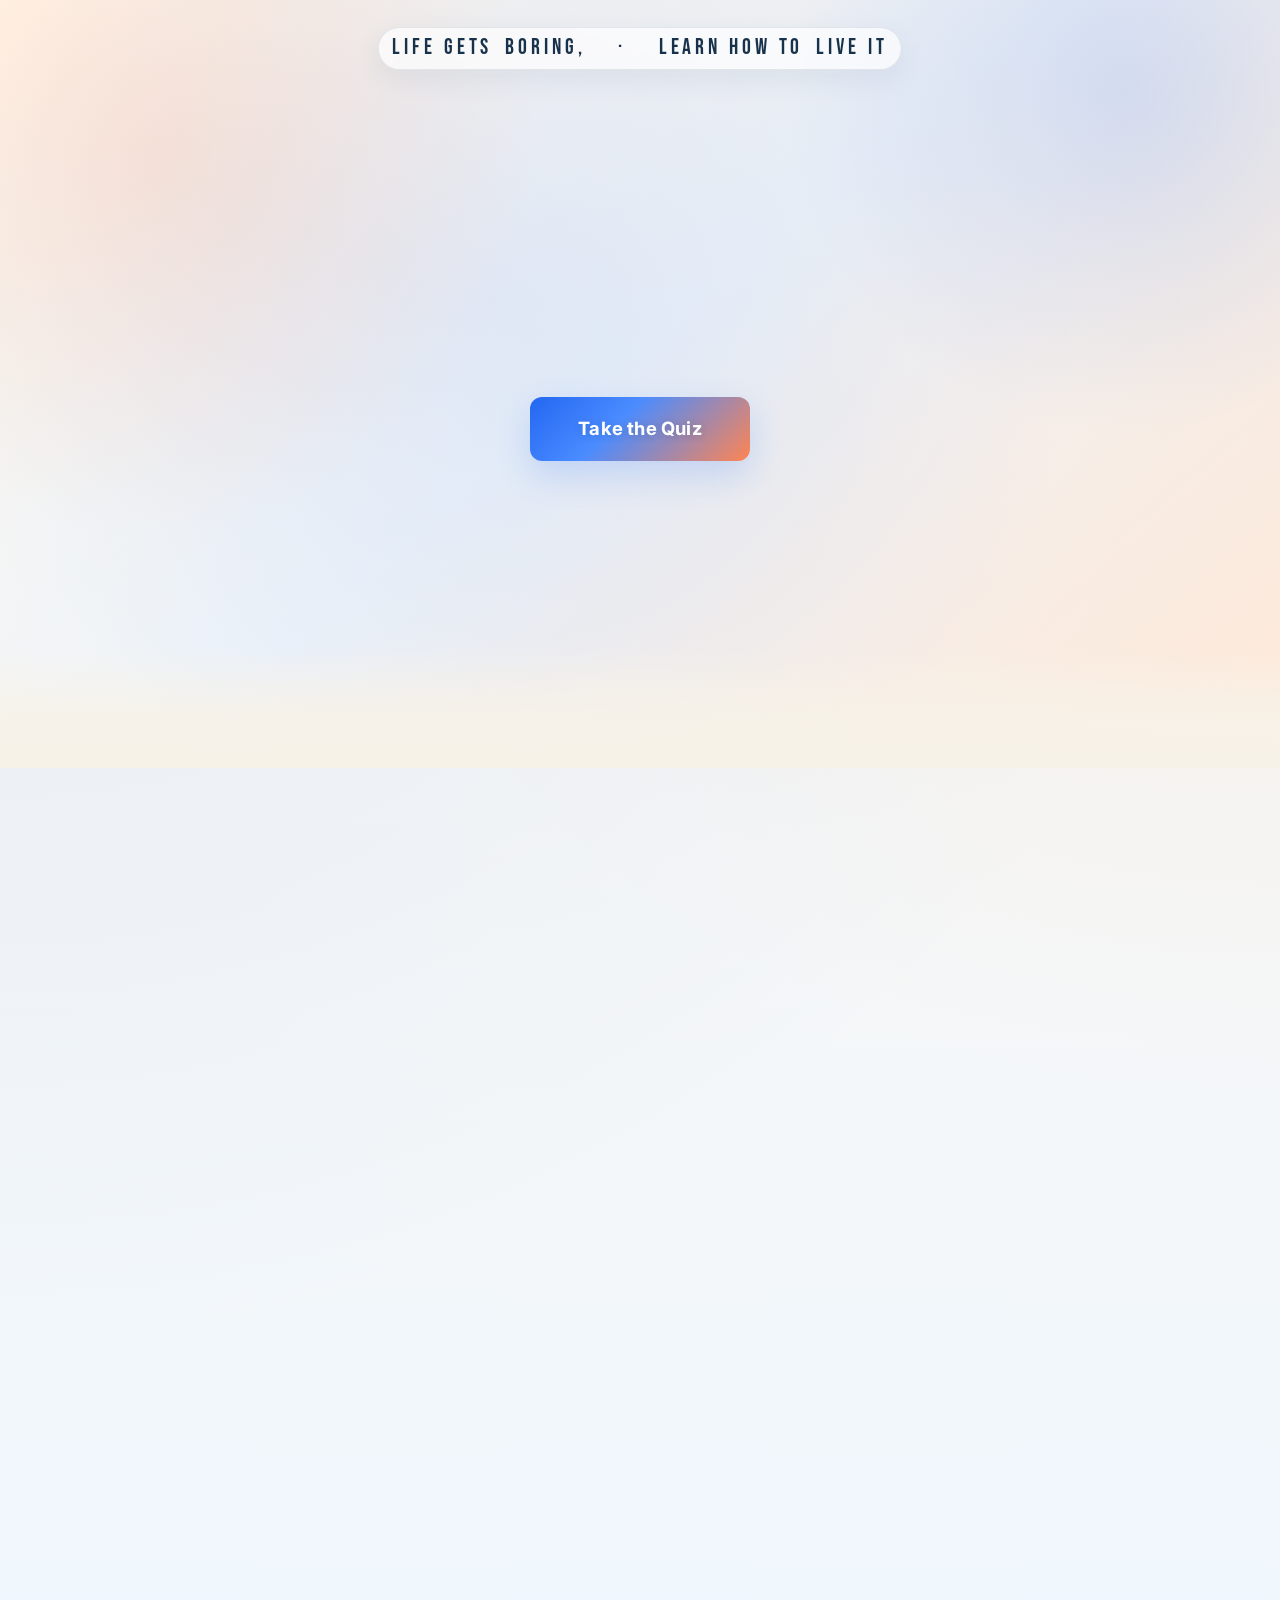
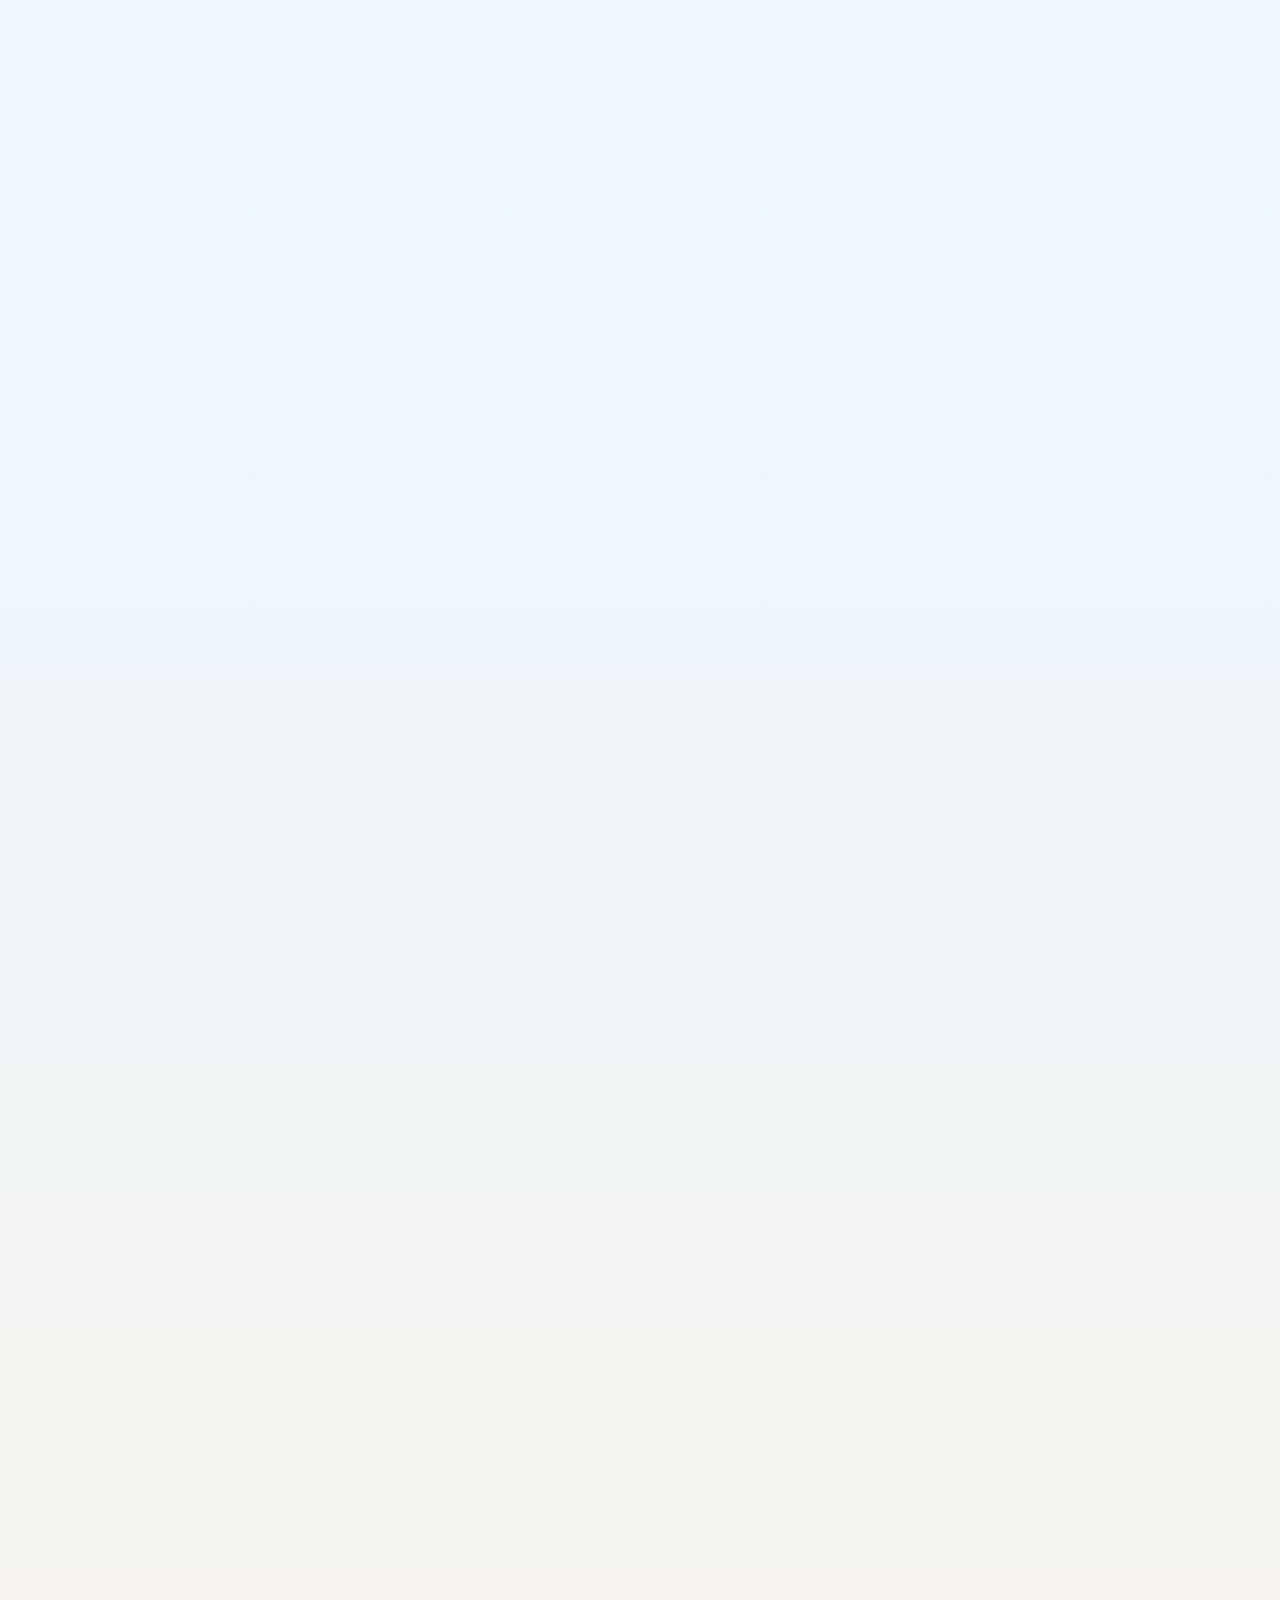
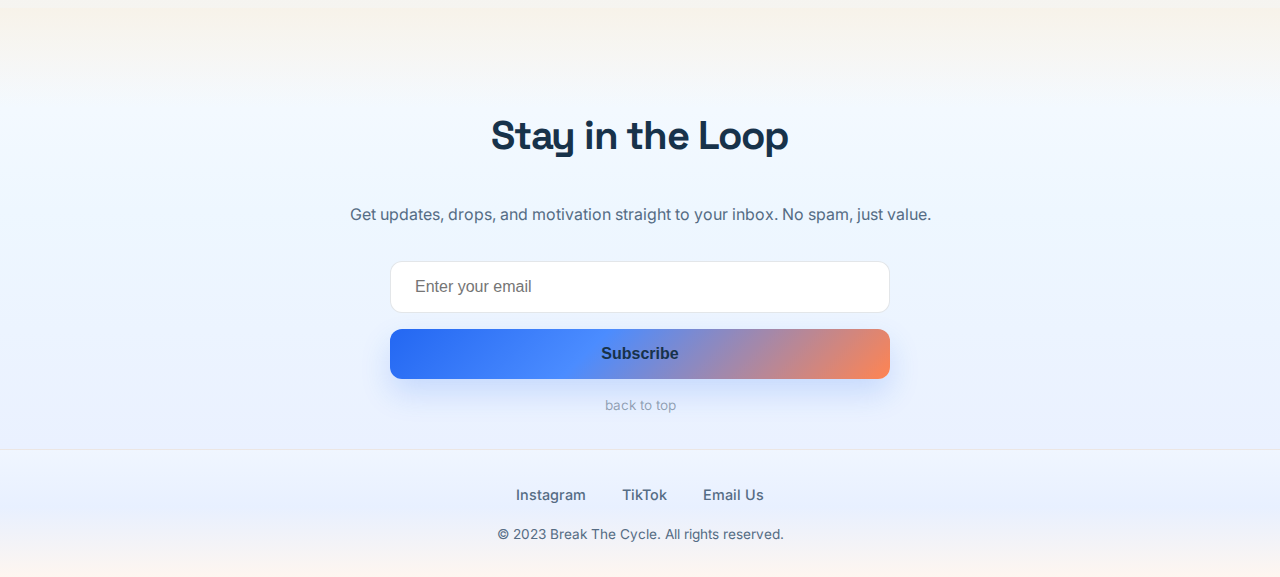
<file: index.html>
<!DOCTYPE html>
<html lang="en">
<head>
  <meta charset="UTF-8">
  <meta name="viewport" content="width=device-width, initial-scale=1.0">
  <title>Break the Cycle — Discover Your Hustle Identity</title>
  
  <!-- SEO Meta Tags -->
  <meta name="description" content="Take the quiz. Unlock your identity. Build your path. Break the cycle and create your own income story.">
  <meta name="keywords" content="hustle, side hustle, Gen Z, income, quiz, archetype">
  
  <!-- Open Graph -->
  <meta property="og:title" content="Break The Cycle">
  <meta property="og:description" content="Take the quiz. Unlock your identity. Build your path. Break the cycle and create your own income story.">
  <meta property="og:type" content="website">
  
  <!-- Fonts -->
  <link rel="preconnect" href="https://fonts.googleapis.com">
  <link rel="preconnect" href="https://fonts.gstatic.com" crossorigin>
  <link href="https://fonts.googleapis.com/css2?family=Inter:wght@400;500;600;700;800&display=swap" rel="stylesheet">
  
  <!-- Styles -->
  <link rel="stylesheet" href="styles.css">
</head>
<body>

  <!-- Header / Hero Section -->
  <header>
    <div class="hero-tagline">
      <span class="light-word">life gets</span> <span class="dark-word">boring<span class="mobile-comma">,</span></span> <span class="dot-separator">·</span> <span class="dark-word">learn how to</span> <span class="light-word">live it</span>
    </div>
    <div class="content container">
      <a href="quiz.html" class="btn">Take the Quiz</a>
    </div>
    <div class="wave-divider"></div>
  </header>

  <!-- How It Works Section -->
  <section class="container fade-in">
    <h2>HOW IT WORKS</h2>
    <p style="text-align: center; max-width: 700px; margin: 0 auto;">
      No fluff, just action. Figure out how to make your life more enjoyable.
    </p>
    <div class="steps">
      <div class="step">
        <div class="step-number">1</div>
        <h3>Take the Quiz</h3>
        <p>Answer 20 simple questions to uncover your traits.</p>
      </div>
      <div class="step">
        <div class="step-number">2</div>
        <h3>Unlock Your Traits</h3>
        <p>When you’re done you’ll receive a customized breakdown (your traits) based on your answers to help you understand yourself better and see where you may be feeling stuck, understand your strengths, or if your're just looking for something new to invest in.</p>
      </div>
      <div class="step">
        <div class="step-number">3</div>
        <h3>Follow Your Plan</h3>
        <p>Get a custom 7 day game plan to start building real results.</p>
      </div>
      <div class="step">
        <div class="step-number">4</div>
        <h3>Join the Movement</h3>
        <p>Connect with a community that's done playing small.</p>
      </div>
    </div>
  </section>

  <!-- Testimonials Section -->
  <section class="container fade-in">
    <h2>What People Are Saying</h2>
    <p style="text-align: center; max-width: 700px; margin: 0 auto;">
      feedback from people who've had experiences with us.
    </p>
    <div class="testimonials">
      <div class="testimonial">
        <p>"I took the quiz on a whim. Now I'm two months deep into my own thing and it actually makes money."</p>
        <cite>— Jordan, 19</cite>
      </div>
      <div class="testimonial">
        <p>"Finally something that feels made for us. Not generic hustle bro content this hits."</p>
        <cite>— Alex, 22</cite>
      </div>
      <div class="testimonial">
        <p>"I sent this to my whole group chat. We all picked different identities and we're running with it."</p>
        <cite>— Mya, 17</cite>
      </div>
    </div>
  </section>

  <!-- FAQ Section -->
  <section class="container fade-in">
    <h2>FAQ</h2>
    <p style="text-align: center; max-width: 700px; margin: 0 auto;">
      You've got questions. We've got the answers.
    </p>
    <div class="faq">
      <div class="faq-item">
        <h3>Is this free?</h3>
        <p>Here is the straight up answer no, but I’m really glad you asked. Break The Cycle is a paid experience because this is what we do full time, and it allows us to create something that’s genuinely personal and helpful to you and get a clear direction of what to do next!</p>
      </div>
      <div class="faq-item">
        <h3>What do I need to start?</h3>
        <p>Just an internet connection and a mindset ready to build something different. That's it.</p>
      </div>
      <div class="faq-item">
        <h3>How long does the quiz take?</h3>
        <p>There is no time limit you take as long as you need.</p>
      </div>
      <div class="faq-item">
        <h3>Do I need experience?</h3>
        <p>Not at all. This was built for people starting from zero just like we did.</p>
      </div>
      <div class="faq-item">
        <h3>What happens after the quiz?</h3>
        <p>You'll unlock true freedom, get a 7 day plan, and know exactly where to start next.</p>
      </div>
    </div>
  </section>

  <!-- Email Signup Section -->
  <section class="email-section">
    <div class="container">
      <h2>Stay in the Loop</h2>
      <p style="max-width: 600px; margin: 0 auto;">
        Get updates, drops, and motivation straight to your inbox. No spam, just value.
      </p>
      <form action="https://formspree.io/f/xbjnqwye" method="POST" class="email-form">
        <input type="email" name="email" placeholder="Enter your email" required>
        <button type="submit">Subscribe</button>
      </form>
      <a href="#" class="back-to-top">back to top</a>
    </div>
  </section>

  <!-- Footer -->
  <footer>
    <div class="container">
      <div class="social-links">
        <a href="https://instagram.com/" target="_blank" rel="noopener">Instagram</a>
        <a href="https://tiktok.com/" target="_blank" rel="noopener">TikTok</a>
        <a href="mailto:breakthecyclework2025@gmail.com">Email Us</a>
      </div>
      <p>&copy; 2023 Break The Cycle. All rights reserved.</p>
    </div>
  </footer>

</body>
</html>
</file>
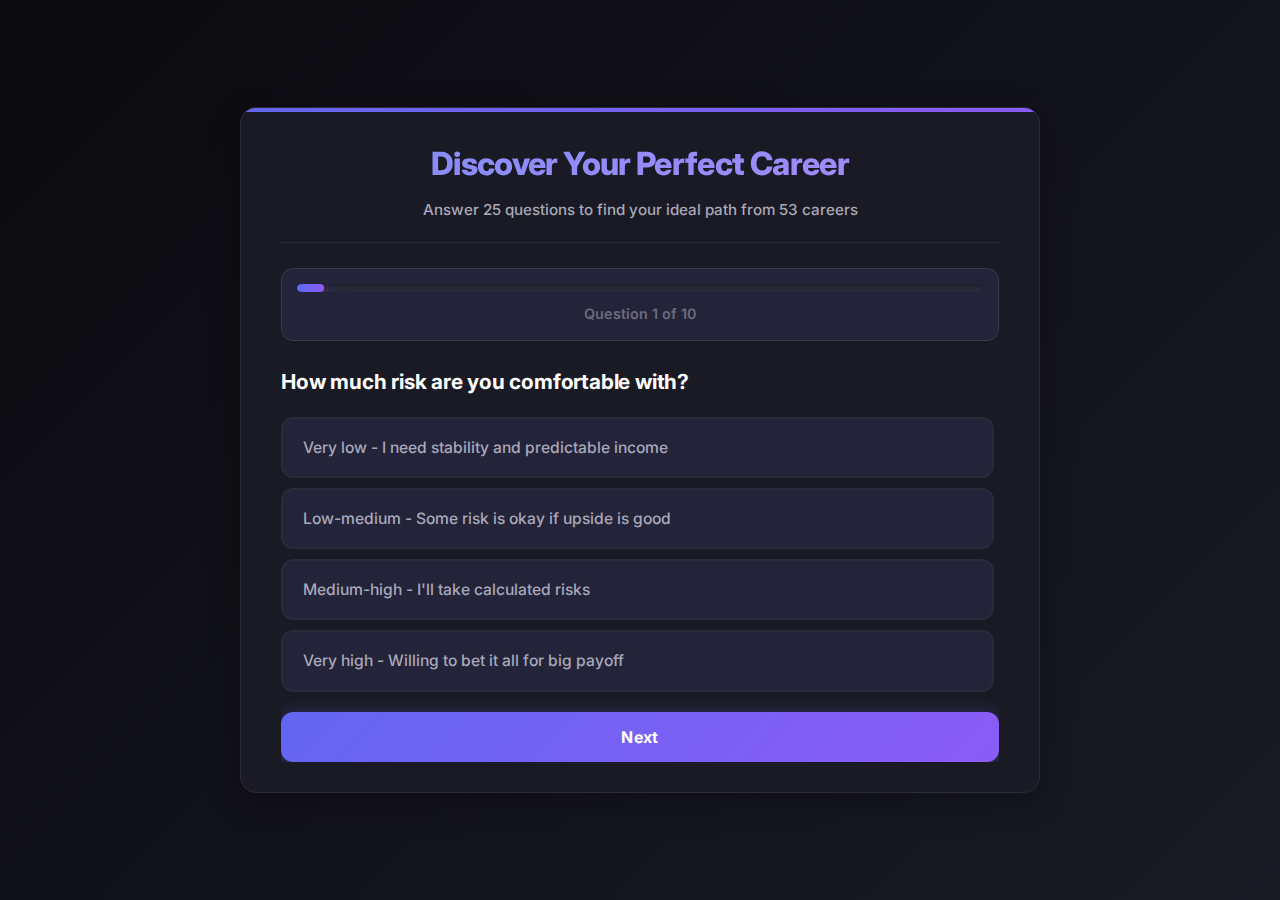
<file: quiz-backup-old.html>
<!DOCTYPE html>
<html lang="en">
<head>
  <meta charset="UTF-8">
  <meta name="viewport" content="width=device-width, initial-scale=1.0, maximum-scale=1.0, user-scalable=no">
  <title>Break the Cycle Quiz - Discover Your Path</title>
  <link rel="preconnect" href="https://fonts.googleapis.com">
  <link rel="preconnect" href="https://fonts.gstatic.com" crossorigin>
  <link href="https://fonts.googleapis.com/css2?family=Inter:wght@400;500;600;700;800&display=swap" rel="stylesheet">
  <script src="quiz-paths.js"></script>
  <style>
    :root {
      --primary: #6366f1;
      --primary-light: #818cf8;
      --accent: #8b5cf6;
      --accent-light: #a78bfa;
      --bg-dark: #0a0a0f;
      --bg-card: #1a1a24;
      --bg-elevated: #23233a;
      --text-primary: #ffffff;
      --text-secondary: #a8a8b8;
      --text-muted: #6b6b7b;
      --border: #2a2a3a;
      --border-light: #3a3a4a;
      --radius-sm: 8px;
      --radius-md: 12px;
      --radius-lg: 16px;
      --shadow: 0 8px 32px rgba(0, 0, 0, 0.3);
      --shadow-hover: 0 12px 40px rgba(99, 102, 241, 0.25);
    }

    * { margin: 0; padding: 0; box-sizing: border-box; }
    
    html {
      margin: 0;
      padding: 0;
      background: var(--bg-dark);
    }
    
    button, input[type="radio"] + label {
      -webkit-tap-highlight-color: rgba(99, 102, 241, 0.2);
      touch-action: manipulation;
    }

    body {
      font-family: 'Inter', -apple-system, BlinkMacSystemFont, 'Segoe UI', sans-serif;
      background: linear-gradient(135deg, #0a0a0f 0%, #1a1a24 25%, #16213e 50%, #1a1a24 75%, #0a0a0f 100%);
      background-size: 400% 400%;
      animation: gradientShift 5s ease infinite;
      color: var(--text-primary);
      min-height: 100vh;
      display: flex;
      align-items: center;
      justify-content: center;
      padding: 20px;
      line-height: 1.6;
    }

    .container {
      max-width: 800px;
      width: 100%;
      background: var(--bg-card);
      border: 1px solid var(--border);
      border-radius: var(--radius-lg);
      padding: 30px 40px;
      box-shadow: var(--shadow);
      position: relative;
      overflow: hidden;
      max-height: 95vh;
      display: flex;
      flex-direction: column;
    }

    .container::before {
      content: '';
      position: absolute;
      top: 0;
      left: 0;
      right: 0;
      height: 4px;
      background: linear-gradient(90deg, var(--primary) 0%, var(--accent) 100%);
    }

    .header { 
      text-align: center; 
      margin-bottom: 25px;
      padding-bottom: 20px;
      border-bottom: 1px solid var(--border);
    }

    .header h1 {
      font-size: 2rem;
      margin-bottom: 8px;
      background: linear-gradient(135deg, var(--primary-light) 0%, var(--accent-light) 50%, var(--primary-light) 100%);
      background-size: 200% 200%;
      animation: gradientShift 5s ease infinite;
      -webkit-background-clip: text;
      -webkit-text-fill-color: transparent;
      background-clip: text;
      font-weight: 800;
      letter-spacing: -0.02em;
    }

    .header p { 
      color: var(--text-secondary); 
      font-size: 0.95rem;
      font-weight: 500;
    }

    .progress-container { 
      margin-bottom: 25px;
      padding: 15px;
      background: var(--bg-elevated);
      border-radius: var(--radius-md);
      border: 1px solid var(--border-light);
      flex-shrink: 0;
    }

    .progress-bar {
      width: 100%;
      height: 8px;
      background: var(--border);
      border-radius: 10px;
      overflow: hidden;
      margin-bottom: 10px;
      box-shadow: inset 0 2px 4px rgba(0, 0, 0, 0.3);
    }

    .progress-fill {
      height: 100%;
      background: linear-gradient(90deg, var(--primary) 0%, var(--accent) 100%);
      transition: width 0.5s cubic-bezier(0.4, 0, 0.2, 1);
      border-radius: 10px;
      width: 10%;
      box-shadow: 0 0 20px rgba(99, 102, 241, 0.5);
    }

    .progress-text { 
      text-align: center; 
      color: var(--text-muted); 
      font-size: 0.9rem;
      font-weight: 600;
    }

    #quizForm {
      flex: 1;
      display: flex;
      flex-direction: column;
      overflow: hidden;
    }

    .step { 
      display: none;
      flex: 1;
      flex-direction: column;
    }
    .step.active { 
      display: flex; 
      animation: fadeInUp 0.6s cubic-bezier(0.4, 0, 0.2, 1); 
    }

    @keyframes fadeInUp {
      from { opacity: 0; transform: translateY(30px); }
      to { opacity: 1; transform: translateY(0); }
    }
    
    @keyframes gradientShift {
      0% { background-position: 0% 50%; }
      50% { background-position: 100% 50%; }
      100% { background-position: 0% 50%; }
    }

    .step h3 {
      font-size: 1.3rem;
      margin-bottom: 20px;
      color: var(--text-primary);
      line-height: 1.5;
      font-weight: 700;
      letter-spacing: -0.01em;
      flex-shrink: 0;
    }

    .options { 
      display: flex; 
      flex-direction: column; 
      gap: 10px; 
      margin-bottom: 20px;
      flex: 0 1 auto;
      overflow-y: auto;
      padding-right: 5px;
    }

    .options::-webkit-scrollbar {
      width: 6px;
    }

    .options::-webkit-scrollbar-track {
      background: var(--bg-elevated);
      border-radius: 10px;
    }

    .options::-webkit-scrollbar-thumb {
      background: var(--border-light);
      border-radius: 10px;
    }

    .options::-webkit-scrollbar-thumb:hover {
      background: var(--primary);
    }

    .option { position: relative; }
    .option input[type="radio"] { position: absolute; opacity: 0; cursor: pointer; }
    
    .option label {
      display: block;
      padding: 16px 20px;
      background: var(--bg-elevated);
      border: 2px solid var(--border);
      border-radius: var(--radius-md);
      cursor: pointer;
      transition: all 0.3s cubic-bezier(0.4, 0, 0.2, 1);
      color: var(--text-secondary);
      font-weight: 500;
      font-size: 0.98rem;
      position: relative;
      overflow: hidden;
    }

    .option label::before {
      content: '';
      position: absolute;
      left: 0;
      top: 0;
      bottom: 0;
      width: 4px;
      background: linear-gradient(135deg, var(--primary) 0%, var(--accent) 100%);
      transform: scaleY(0);
      transition: transform 0.3s ease;
    }

    .option input[type="radio"]:checked + label::before {
      transform: scaleY(1);
    }

    .option input[type="radio"]:checked + label {
      background: linear-gradient(135deg, rgba(99, 102, 241, 0.2) 0%, rgba(139, 92, 246, 0.2) 100%);
      border-color: var(--primary);
      color: var(--text-primary);
      box-shadow: 0 4px 20px rgba(99, 102, 241, 0.3);
    }

    .option label:hover { 
      border-color: var(--primary-light); 
      background: rgba(99, 102, 241, 0.08);
    }

    .btn {
      width: 100%;
      padding: 15px;
      background: linear-gradient(135deg, var(--primary) 0%, var(--accent) 100%);
      color: var(--text-primary);
      border: none;
      border-radius: var(--radius-md);
      font-weight: 700;
      font-size: 1rem;
      cursor: pointer;
      transition: all 0.3s cubic-bezier(0.4, 0, 0.2, 1);
      font-family: inherit;
      letter-spacing: 0.02em;
      box-shadow: 0 4px 20px rgba(99, 102, 241, 0.4);
      flex-shrink: 0;
    }

    .btn:hover { 
      transform: translateY(-3px); 
      box-shadow: var(--shadow-hover);
    }

    .btn:active { transform: translateY(-1px); }

    .results { 
      display: none;
      overflow-y: auto;
      max-height: calc(95vh - 80px);
      padding-right: 10px;
    }
    .results.active { display: block; animation: fadeInUp 0.7s cubic-bezier(0.4, 0, 0.2, 1); }
    
    .results::-webkit-scrollbar {
      width: 8px;
    }

    .results::-webkit-scrollbar-track {
      background: var(--bg-elevated);
      border-radius: 10px;
    }

    .results::-webkit-scrollbar-thumb {
      background: var(--border-light);
      border-radius: 10px;
    }

    .results::-webkit-scrollbar-thumb:hover {
      background: var(--primary);
    }
    
    .results h2 { 
      font-size: 4rem; 
      margin-bottom: 15px;
      filter: drop-shadow(0 4px 8px rgba(0, 0, 0, 0.3));
      text-align: center;
    }

    .career-path {
      background: var(--bg-elevated);
      border: 2px solid var(--border-light);
      border-radius: var(--radius-lg);
      padding: 25px;
      margin-bottom: 25px;
      position: relative;
      overflow: hidden;
    }

    .career-path::before {
      content: '';
      position: absolute;
      top: 0;
      left: 0;
      right: 0;
      height: 3px;
      background: linear-gradient(90deg, var(--primary) 0%, var(--accent) 100%);
    }

    .career-path.rank-1 {
      border-color: var(--primary);
      box-shadow: 0 8px 32px rgba(99, 102, 241, 0.3);
    }

    .career-path.rank-2 {
      border-color: var(--accent-light);
      opacity: 0.95;
    }

    .career-path.rank-3 {
      opacity: 0.9;
    }

    .career-header {
      display: flex;
      align-items: center;
      margin-bottom: 15px;
      gap: 15px;
    }

    .career-emoji {
      font-size: 3rem;
      filter: drop-shadow(0 2px 4px rgba(0, 0, 0, 0.3));
    }

    .career-title {
      flex: 1;
    }

    .career-name {
      font-size: 1.8rem;
      background: linear-gradient(135deg, var(--primary-light) 0%, var(--accent-light) 100%);
      -webkit-background-clip: text;
      -webkit-text-fill-color: transparent;
      background-clip: text;
      font-weight: 800;
      letter-spacing: -0.02em;
      margin-bottom: 5px;
    }

    .career-category {
      color: var(--text-muted);
      font-size: 0.9rem;
      font-weight: 600;
      text-transform: uppercase;
      letter-spacing: 0.05em;
    }

    .match-score {
      background: linear-gradient(135deg, var(--primary) 0%, var(--accent) 100%);
      color: white;
      padding: 8px 16px;
      border-radius: 20px;
      font-weight: 700;
      font-size: 0.95rem;
    }

    .career-description {
      color: var(--text-secondary);
      font-size: 1.05rem;
      line-height: 1.7;
      margin-bottom: 20px;
    }

    .career-stats {
      display: grid;
      grid-template-columns: repeat(auto-fit, minmax(200px, 1fr));
      gap: 15px;
      margin-bottom: 20px;
    }

    .stat-box {
      background: var(--bg-card);
      padding: 15px;
      border-radius: var(--radius-md);
      border: 1px solid var(--border);
    }

    .stat-label {
      color: var(--text-muted);
      font-size: 0.85rem;
      font-weight: 600;
      text-transform: uppercase;
      letter-spacing: 0.05em;
      margin-bottom: 5px;
    }

    .stat-value {
      color: var(--text-primary);
      font-size: 1.1rem;
      font-weight: 700;
    }

    .career-details {
      background: var(--bg-card);
      border-radius: var(--radius-md);
      padding: 20px;
      margin-bottom: 15px;
    }

    .career-details h4 {
      color: var(--accent-light);
      font-size: 1.1rem;
      margin-bottom: 12px;
      font-weight: 700;
    }

    .career-details p {
      color: var(--text-secondary);
      line-height: 1.7;
      font-size: 0.98rem;
    }

    .back-btn {
      background: var(--bg-elevated);
      border: 2px solid var(--primary);
      color: var(--primary-light);
      margin-top: 15px;
      text-decoration: none;
      display: inline-block;
      width: auto;
      padding: 14px 35px;
      font-weight: 600;
      text-align: center;
    }

    .back-btn:hover { 
      background: var(--primary); 
      color: var(--text-primary);
      border-color: var(--primary);
    }

    @media (max-width: 768px) {
      .career-stats {
        grid-template-columns: 1fr 1fr;
      }
      .career-emoji {
        font-size: 2.5rem;
      }
      .career-name {
        font-size: 1.5rem;
      }
      .match-score {
        font-size: 0.85rem;
        padding: 6px 12px;
      }
    }

    @media (max-width: 600px) {
      body { 
        padding: 0; 
        overflow: hidden; 
        height: 100vh;
      }
      .container { 
        padding: 15px 20px; 
        height: 100vh;
        max-height: 100vh;
        border-radius: 0;
        border: none;
        box-shadow: none;
      }
      .container::before {
        height: 3px;
      }
      .header { margin-bottom: 12px; padding-bottom: 12px; }
      .header h1 { font-size: 1.5rem; margin-bottom: 5px; }
      .header p { font-size: 0.9rem; }
      .progress-container { padding: 10px; margin-bottom: 12px; }
      .step h3 { font-size: 1.1rem; margin-bottom: 12px; line-height: 1.4; }
      .options { gap: 8px; margin-bottom: 12px; }
      .option label { 
        padding: 12px 14px; 
        font-size: 0.9rem;
        line-height: 1.3;
        min-height: 44px;
        display: flex;
        align-items: center;
      }
      .btn { 
        padding: 14px; 
        font-size: 0.95rem;
        min-height: 48px;
      }
      .results { padding-right: 5px; }
      .career-path { padding: 20px 15px; }
      .career-header { flex-direction: column; align-items: flex-start; }
      .career-stats { grid-template-columns: 1fr; gap: 10px; }
    }
    
    @media (max-width: 375px) {
      .container { padding: 12px 15px; }
      .header h1 { font-size: 1.3rem; }
      .step h3 { font-size: 1.05rem; margin-bottom: 10px; }
      .option label { font-size: 0.88rem; padding: 11px 12px; }
      .progress-container { padding: 8px; }
      .options { gap: 6px; }
    }
  </style>
</head>
<body>
  <div class="container">
    <div class="header">
      <h1>Discover Your Perfect Career</h1>
      <p>Answer 25 questions to find your ideal path from 53 careers</p>
    </div>

    <div class="progress-container" id="progressContainer">
      <div class="progress-bar">
        <div class="progress-fill" id="progressFill"></div>
      </div>
      <p class="progress-text">Question <span id="currentQuestion">1</span> of 10</p>
    </div>

    <form id="quizForm">
      <!-- Question 1: Risk Tolerance -->
      <div class="step active" data-step="1">
        <h3>How much risk are you comfortable with?</h3>
        <div class="options">
          <div class="option"><input type="radio" name="q1" value="risk_low" id="q1a"><label for="q1a">Very low - I need stability and predictable income</label></div>
          <div class="option"><input type="radio" name="q1" value="risk_medium" id="q1b"><label for="q1b">Low-medium - Some risk is okay if upside is good</label></div>
          <div class="option"><input type="radio" name="q1" value="risk_high" id="q1c"><label for="q1c">Medium-high - I'll take calculated risks</label></div>
          <div class="option"><input type="radio" name="q1" value="risk_very_high" id="q1d"><label for="q1d">Very high - Willing to bet it all for big payoff</label></div>
        </div>
        <button type="button" class="btn" onclick="nextStep(1)">Next</button>
      </div>

      <!-- Question 2: Income Goals -->
      <div class="step" data-step="2">
        <h3>What's your income goal in 3-5 years?</h3>
        <div class="options">
          <div class="option"><input type="radio" name="q2" value="income_40_70" id="q2a"><label for="q2a">$40-70k/year - Comfortable living</label></div>
          <div class="option"><input type="radio" name="q2" value="income_70_120" id="q2b"><label for="q2b">$70-120k/year - Upper middle class</label></div>
          <div class="option"><input type="radio" name="q2" value="income_120_250" id="q2c"><label for="q2c">$120-250k/year - Six figures+</label></div>
          <div class="option"><input type="radio" name="q2" value="income_250_plus" id="q2d"><label for="q2d">$250k+/year - High earner</label></div>
        </div>
        <button type="button" class="btn" onclick="nextStep(2)">Next</button>
      </div>

      <!-- Question 3: Education Willingness -->
      <div class="step" data-step="3">
        <h3>How do you feel about more school/training?</h3>
        <div class="options">
          <div class="option"><input type="radio" name="q3" value="edu_none" id="q3a"><label for="q3a">No more school - I'm done with education</label></div>
          <div class="option"><input type="radio" name="q3" value="edu_short" id="q3b"><label for="q3b">Quick training (3-12 months) is fine</label></div>
          <div class="option"><input type="radio" name="q3" value="edu_degree" id="q3c"><label for="q3c">2-4 year degree is doable</label></div>
          <div class="option"><input type="radio" name="q3" value="edu_long" id="q3d"><label for="q3d">I'll do whatever it takes - even 7+ years</label></div>
        </div>
        <button type="button" class="btn" onclick="nextStep(3)">Next</button>
      </div>

      <!-- Question 4: Startup Capital -->
      <div class="step" data-step="4">
        <h3>How much startup capital do you have access to?</h3>
        <div class="options">
          <div class="option"><input type="radio" name="q4" value="capital_0_1k" id="q4a"><label for="q4a">Under $1k - basically nothing</label></div>
          <div class="option"><input type="radio" name="q4" value="capital_1_10k" id="q4b"><label for="q4b">$1-10k - some savings</label></div>
          <div class="option"><input type="radio" name="q4" value="capital_10_50k" id="q4c"><label for="q4c">$10-50k - decent amount saved/borrowed</label></div>
          <div class="option"><input type="radio" name="q4" value="capital_50k_plus" id="q4d"><label for="q4d">$50k+ - significant capital</label></div>
        </div>
        <button type="button" class="btn" onclick="nextStep(4)">Next</button>
      </div>

      <!-- Question 5: Camera/Social Media Comfort -->
      <div class="step" data-step="5">
        <h3>How do you feel about being on camera/social media?</h3>
        <div class="options">
          <div class="option"><input type="radio" name="q5" value="camera_love" id="q5a"><label for="q5a">Love it - I'm comfortable creating content</label></div>
          <div class="option"><input type="radio" name="q5" value="camera_okay" id="q5b"><label for="q5b">I could do it - not my first choice but okay</label></div>
          <div class="option"><input type="radio" name="q5" value="camera_no" id="q5c"><label for="q5c">Prefer not - would rather stay behind the scenes</label></div>
          <div class="option"><input type="radio" name="q5" value="camera_never" id="q5d"><label for="q5d">Absolutely not - I value privacy</label></div>
        </div>
        <button type="button" class="btn" onclick="nextStep(5)">Next</button>
      </div>

      <!-- Question 6: Sales Skills -->
      <div class="step" data-step="6">
        <h3>How are your sales/persuasion skills?</h3>
        <div class="options">
          <div class="option"><input type="radio" name="q6" value="sales_high" id="q6a"><label for="q6a">Natural - I can sell anything</label></div>
          <div class="option"><input type="radio" name="q6" value="sales_medium" id="q6b"><label for="q6b">Pretty good - I can convince people</label></div>
          <div class="option"><input type="radio" name="q6" value="sales_low" id="q6c"><label for="q6c">Average - not my strength</label></div>
          <div class="option"><input type="radio" name="q6" value="sales_none" id="q6d"><label for="q6d">Bad - I hate selling</label></div>
        </div>
        <button type="button" class="btn" onclick="nextStep(6)">Next</button>
      </div>

      <!-- Question 7: Technical Aptitude -->
      <div class="step" data-step="7">
        <h3>How technical/analytical are you?</h3>
        <div class="options">
          <div class="option"><input type="radio" name="q7" value="tech_high" id="q7a"><label for="q7a">Very - I love data, systems, tech</label></div>
          <div class="option"><input type="radio" name="q7" value="tech_medium" id="q7b"><label for="q7b">Somewhat - I can learn technical stuff</label></div>
          <div class="option"><input type="radio" name="q7" value="tech_low" id="q7c"><label for="q7c">Not really - prefer creative/people work</label></div>
          <div class="option"><input type="radio" name="q7" value="tech_none" id="q7d"><label for="q7d">Not at all - tech confuses me</label></div>
        </div>
        <button type="button" class="btn" onclick="nextStep(7)">Next</button>
      </div>

      <!-- Question 8: Creativity -->
      <div class="step" data-step="8">
        <h3>How creative/artistic are you?</h3>
        <div class="options">
          <div class="option"><input type="radio" name="q8" value="creative_high" id="q8a"><label for="q8a">Very - design, art, content creation is my thing</label></div>
          <div class="option"><input type="radio" name="q8" value="creative_medium" id="q8b"><label for="q8b">Somewhat - I have creative ideas</label></div>
          <div class="option"><input type="radio" name="q8" value="creative_low" id="q8c"><label for="q8c">Not really - I'm more logical</label></div>
          <div class="option"><input type="radio" name="q8" value="creative_none" id="q8d"><label for="q8d">Not at all - creativity isn't my strength</label></div>
        </div>
        <button type="button" class="btn" onclick="nextStep(8)">Next</button>
      </div>

      <!-- Question 9: People vs Solo -->
      <div class="step" data-step="9">
        <h3>Do you prefer working with people or alone?</h3>
        <div class="options">
          <div class="option"><input type="radio" name="q9" value="people_love" id="q9a"><label for="q9a">Love people - social interaction energizes me</label></div>
          <div class="option"><input type="radio" name="q9" value="people_medium" id="q9b"><label for="q9b">Some interaction is good</label></div>
          <div class="option"><input type="radio" name="q9" value="people_low" id="q9c"><label for="q9c">Prefer solo work</label></div>
          <div class="option"><input type="radio" name="q9" value="people_none" id="q9d"><label for="q9d">Alone 100% - people drain me</label></div>
        </div>
        <button type="button" class="btn" onclick="nextStep(9)">Next</button>
      </div>

      <!-- Question 10: Physical Capability -->
      <div class="step" data-step="10">
        <h3>How physically capable/fit are you?</h3>
        <div class="options">
          <div class="option"><input type="radio" name="q10" value="physical_high" id="q10a"><label for="q10a">Very fit - physical work doesn't bother me</label></div>
          <div class="option"><input type="radio" name="q10" value="physical_medium" id="q10b"><label for="q10b">Average fitness - can handle some physical work</label></div>
          <div class="option"><input type="radio" name="q10" value="physical_low" id="q10c"><label for="q10c">Prefer low physical demand</label></div>
          <div class="option"><input type="radio" name="q10" value="physical_none" id="q10d"><label for="q10d">Need desk work - physical labor isn't for me</label></div>
        </div>
        <button type="button" class="btn" onclick="nextStep(10)">Next</button>
      </div>

      <!-- Question 11: Work Schedule -->
      <div class="step" data-step="11">
        <h3>What work schedule appeals to you?</h3>
        <div class="options">
          <div class="option"><input type="radio" name="q11" value="schedule_flexible" id="q11a"><label for="q11a">Flexible/remote - work from anywhere, my hours</label></div>
          <div class="option"><input type="radio" name="q11" value="schedule_structured" id="q11b"><label for="q11b">Structured but good hours - 9-5 type</label></div>
          <div class="option"><input type="radio" name="q11" value="schedule_intense" id="q11c"><label for="q11c">Intense but lucrative - long hours, high pay</label></div>
          <div class="option"><input type="radio" name="q11" value="schedule_unique" id="q11d"><label for="q11d">Unique schedule - 24-hour shifts then days off</label></div>
        </div>
        <button type="button" class="btn" onclick="nextStep(11)">Next</button>
      </div>

      <!-- Question 12: Time to First Dollar -->
      <div class="step" data-step="12">
        <h3>How soon do you need to start earning money?</h3>
        <div class="options">
          <div class="option"><input type="radio" name="q12" value="time_fast" id="q12a"><label for="q12a">Need money ASAP - within 1-3 months</label></div>
          <div class="option"><input type="radio" name="q12" value="time_medium" id="q12b"><label for="q12b">6-12 months is fine</label></div>
          <div class="option"><input type="radio" name="q12" value="time_long" id="q12c"><label for="q12c">1-3 years okay - playing long game</label></div>
          <div class="option"><input type="radio" name="q12" value="time_very_long" id="q12d"><label for="q12d">5+ years is fine - this is a career</label></div>
        </div>
        <button type="button" class="btn" onclick="nextStep(12)">Next</button>
      </div>

      <!-- Question 13: College Debt -->
      <div class="step" data-step="13">
        <h3>How do you feel about taking on college debt?</h3>
        <div class="options">
          <div class="option"><input type="radio" name="q13" value="debt_existing" id="q13a"><label for="q13a">Already have it - doesn't matter</label></div>
          <div class="option"><input type="radio" name="q13" value="debt_okay" id="q13b"><label for="q13b">Worth it for the right career</label></div>
          <div class="option"><input type="radio" name="q13" value="debt_some" id="q13c"><label for="q13c">Some debt okay but not $100k+</label></div>
          <div class="option"><input type="radio" name="q13" value="debt_none" id="q13d"><label for="q13d">Absolutely no debt - won't do it</label></div>
        </div>
        <button type="button" class="btn" onclick="nextStep(13)">Next</button>
      </div>

      <!-- Question 14: Client Facing -->
      <div class="step" data-step="14">
        <h3>How do you feel about client-facing work?</h3>
        <div class="options">
          <div class="option"><input type="radio" name="q14" value="clients_love" id="q14a"><label for="q14a">Love clients - customer service is my thing</label></div>
          <div class="option"><input type="radio" name="q14" value="clients_okay" id="q14b"><label for="q14b">Some client work is fine</label></div>
          <div class="option"><input type="radio" name="q14" value="clients_minimal" id="q14c"><label for="q14c">Minimal client interaction preferred</label></div>
          <div class="option"><input type="radio" name="q14" value="clients_none" id="q14d"><label for="q14d">No clients - I want to work on systems/products</label></div>
        </div>
        <button type="button" class="btn" onclick="nextStep(14)">Next</button>
      </div>

      <!-- Question 15: Leadership -->
      <div class="step" data-step="15">
        <h3>Do you want to lead teams or work independently?</h3>
        <div class="options">
          <div class="option"><input type="radio" name="q15" value="leader_yes" id="q15a"><label for="q15a">Want to lead teams - management appeals to me</label></div>
          <div class="option"><input type="radio" name="q15" value="leader_maybe" id="q15b"><label for="q15b">Maybe eventually but not required</label></div>
          <div class="option"><input type="radio" name="q15" value="leader_no" id="q15c"><label for="q15c">Prefer to work independently</label></div>
          <div class="option"><input type="radio" name="q15" value="leader_never" id="q15d"><label for="q15d">Definitely no management - just want to do the work</label></div>
        </div>
        <button type="button" class="btn" onclick="nextStep(15)">Next</button>
      </div>

      <!-- Question 16: Variety -->
      <div class="step" data-step="16">
        <h3>Do you prefer repetitive work or always different?</h3>
        <div class="options">
          <div class="option"><input type="radio" name="q16" value="variety_high" id="q16a"><label for="q16a">Love variety - every day different</label></div>
          <div class="option"><input type="radio" name="q16" value="variety_medium" id="q16b"><label for="q16b">Some variety is good</label></div>
          <div class="option"><input type="radio" name="q16" value="variety_low" id="q16c"><label for="q16c">Repetitive is fine if it pays well</label></div>
          <div class="option"><input type="radio" name="q16" value="variety_none" id="q16d"><label for="q16d">Actually prefer routine</label></div>
        </div>
        <button type="button" class="btn" onclick="nextStep(16)">Next</button>
      </div>

      <!-- Question 17: Making Impact -->
      <div class="step" data-step="17">
        <h3>How important is "making a difference" to you?</h3>
        <div class="options">
          <div class="option"><input type="radio" name="q17" value="impact_critical" id="q17a"><label for="q17a">Critical - need to help people/make impact</label></div>
          <div class="option"><input type="radio" name="q17" value="impact_important" id="q17b"><label for="q17b">Important - would be nice</label></div>
          <div class="option"><input type="radio" name="q17" value="impact_some" id="q17c"><label for="q17c">Somewhat - not main priority</label></div>
          <div class="option"><input type="radio" name="q17" value="impact_none" id="q17d"><label for="q17d">Don't care - just want money</label></div>
        </div>
        <button type="button" class="btn" onclick="nextStep(17)">Next</button>
      </div>

      <!-- Question 18: Travel -->
      <div class="step" data-step="18">
        <h3>How do you feel about traveling for work?</h3>
        <div class="options">
          <div class="option"><input type="radio" name="q18" value="travel_love" id="q18a"><label for="q18a">Love it - travel appeals to me</label></div>
          <div class="option"><input type="radio" name="q18" value="travel_some" id="q18b"><label for="q18b">Occasional travel is fine</label></div>
          <div class="option"><input type="radio" name="q18" value="travel_minimal" id="q18c"><label for="q18c">Prefer to stay local</label></div>
          <div class="option"><input type="radio" name="q18" value="travel_none" id="q18d"><label for="q18d">No travel - want to be home</label></div>
        </div>
        <button type="button" class="btn" onclick="nextStep(18)">Next</button>
      </div>

      <!-- Question 19: Job Security -->
      <div class="step" data-step="19">
        <h3>Job security or unlimited upside?</h3>
        <div class="options">
          <div class="option"><input type="radio" name="q19" value="security_high" id="q19a"><label for="q19a">Security 100% - need stability</label></div>
          <div class="option"><input type="radio" name="q19" value="security_medium" id="q19b"><label for="q19b">Security preferred but some upside</label></div>
          <div class="option"><input type="radio" name="q19" value="security_balanced" id="q19c"><label for="q19c">Balanced - okay with some risk</label></div>
          <div class="option"><input type="radio" name="q19" value="security_low" id="q19d"><label for="q19d">Upside potential - willing to sacrifice security</label></div>
        </div>
        <button type="button" class="btn" onclick="nextStep(19)">Next</button>
      </div>

      <!-- Question 20: Career Path Type -->
      <div class="step" data-step="20">
        <h3>What sounds most appealing to you?</h3>
        <div class="options">
          <div class="option"><input type="radio" name="q20" value="path_entrepreneur" id="q20a"><label for="q20a">Build something from scratch - own business</label></div>
          <div class="option"><input type="radio" name="q20" value="path_corporate" id="q20b"><label for="q20b">Climb corporate ladder - structured career</label></div>
          <div class="option"><input type="radio" name="q20" value="path_trade" id="q20c"><label for="q20c">Skilled trade - master a craft</label></div>
          <div class="option"><input type="radio" name="q20" value="path_creative" id="q20d"><label for="q20d">Creative work - make art/content</label></div>
        </div>
        <button type="button" class="btn" onclick="nextStep(20)">Next</button>
      </div>

      <!-- Question 21: Self Discipline -->
      <div class="step" data-step="21">
        <h3>How disciplined are you without structure?</h3>
        <div class="options">
          <div class="option"><input type="radio" name="q21" value="discipline_high" id="q21a"><label for="q21a">Very - I create my own structure</label></div>
          <div class="option"><input type="radio" name="q21" value="discipline_medium" id="q21b"><label for="q21b">Pretty good - can work independently</label></div>
          <div class="option"><input type="radio" name="q21" value="discipline_low" id="q21c"><label for="q21c">Need some structure</label></div>
          <div class="option"><input type="radio" name="q21" value="discipline_none" id="q21d"><label for="q21d">Need lots of structure/boss telling me what to do</label></div>
        </div>
        <button type="button" class="btn" onclick="nextStep(21)">Next</button>
      </div>

      <!-- Question 22: Chaos Tolerance -->
      <div class="step" data-step="22">
        <h3>How do you handle emergencies and unpredictability?</h3>
        <div class="options">
          <div class="option"><input type="radio" name="q22" value="chaos_thrive" id="q22a"><label for="q22a">I thrive in chaos - bring it on</label></div>
          <div class="option"><input type="radio" name="q22" value="chaos_okay" id="q22b"><label for="q22b">Can handle it</label></div>
          <div class="option"><input type="radio" name="q22" value="chaos_no" id="q22c"><label for="q22c">Prefer predictability</label></div>
          <div class="option"><input type="radio" name="q22" value="chaos_hate" id="q22d"><label for="q22d">Hate unpredictability - need routine</label></div>
        </div>
        <button type="button" class="btn" onclick="nextStep(22)">Next</button>
      </div>

      <!-- Question 23: Prestige -->
      <div class="step" data-step="23">
        <h3>How important is prestige/status to you?</h3>
        <div class="options">
          <div class="option"><input type="radio" name="q23" value="prestige_high" id="q23a"><label for="q23a">Very - I want a respected career</label></div>
          <div class="option"><input type="radio" name="q23" value="prestige_medium" id="q23b"><label for="q23b">Somewhat important</label></div>
          <div class="option"><input type="radio" name="q23" value="prestige_low" id="q23c"><label for="q23c">Don't really care</label></div>
          <div class="option"><input type="radio" name="q23" value="prestige_none" id="q23d"><label for="q23d">Not at all - I do my own thing</label></div>
        </div>
        <button type="button" class="btn" onclick="nextStep(23)">Next</button>
      </div>

      <!-- Question 24: Hands vs Brain -->
      <div class="step" data-step="24">
        <h3>Do you prefer working with your hands or your brain?</h3>
        <div class="options">
          <div class="option"><input type="radio" name="q24" value="work_hands" id="q24a"><label for="q24a">Hands - I love physical/craft work</label></div>
          <div class="option"><input type="radio" name="q24" value="work_both" id="q24b"><label for="q24b">Both - mix of physical and mental</label></div>
          <div class="option"><input type="radio" name="q24" value="work_brain" id="q24c"><label for="q24c">Brain - I prefer mental work</label></div>
          <div class="option"><input type="radio" name="q24" value="work_desk" id="q24d"><label for="q24d">Computer - I want desk work only</label></div>
        </div>
        <button type="button" class="btn" onclick="nextStep(24)">Next</button>
      </div>

      <!-- Question 25: Patience for Slow Growth -->
      <div class="step" data-step="25">
        <h3>What's your tolerance for slow growth?</h3>
        <div class="options">
          <div class="option"><input type="radio" name="q25" value="patience_high" id="q25a"><label for="q25a">High - I'm patient, playing long game</label></div>
          <div class="option"><input type="radio" name="q25" value="patience_medium" id="q25b"><label for="q25b">Medium - okay with some slow build</label></div>
          <div class="option"><input type="radio" name="q25" value="patience_low" id="q25c"><label for="q25c">Low - need to see results within a year</label></div>
          <div class="option"><input type="radio" name="q25" value="patience_none" id="q25d"><label for="q25d">Very low - need fast wins</label></div>
        </div>
        <button type="submit" class="btn">See My Results</button>
      </div>
    </form>

    <div class="results" id="results">
      <h2>🎯</h2>
      <h1 style="text-align: center; margin-bottom: 15px; background: linear-gradient(135deg, var(--primary-light) 0%, var(--accent-light) 100%); -webkit-background-clip: text; -webkit-text-fill-color: transparent; font-size: 2rem;">Your Perfect Career Matches</h1>
      <p style="text-align: center; color: var(--text-secondary); margin-bottom: 40px; font-size: 1.05rem;">Based on your answers, here are your top 3 career paths (out of 53 analyzed)</p>
      
      <div id="careerResults"></div>

      <div style="text-align: center; margin-top: 30px;">
        <a href="index.html" class="btn back-btn">← Back to Home</a>
        <button class="btn" onclick="retakeQuiz()" style="margin-top: 15px;">Retake Quiz</button>
      </div>
    </div>
  </div>

  <script>
    let currentStep = 1;
    const totalSteps = 25;

    function updateProgress() {
      document.getElementById('currentQuestion').textContent = currentStep;
      document.getElementById('progressFill').style.width = `${(currentStep / totalSteps) * 100}%`;
    }

    function nextStep(step) {
      const currentQuestion = document.querySelector(`input[name="q${step}"]:checked`);
      if (!currentQuestion) {
        alert('Please select an answer');
        return;
      }

      document.querySelector(`[data-step="${step}"]`).classList.remove('active');
      currentStep = step + 1;
      document.querySelector(`[data-step="${currentStep}"]`).classList.add('active');
      updateProgress();
      window.scrollTo({top: 0, behavior: 'smooth'});
    }

    function retakeQuiz() {
      document.getElementById('quizForm').reset();
      document.getElementById('results').classList.remove('active');
      document.getElementById('quizForm').style.display = 'block';
      document.getElementById('progressContainer').style.display = 'block';
      document.querySelectorAll('.step').forEach(s => s.classList.remove('active'));
      document.querySelector('[data-step="1"]').classList.add('active');
      currentStep = 1;
      updateProgress();
      window.scrollTo({top: 0, behavior: 'smooth'});
    }

    // SCORING ALGORITHM
    document.getElementById('quizForm').addEventListener('submit', function(e) {
      e.preventDefault();
      
      if (!document.querySelector('input[name="q10"]:checked')) {
        alert('Please select an answer');
        return;
      }

      // Collect answers
      const answers = {};
      for (let i = 1; i <= 10; i++) {
        const selected = document.querySelector(`input[name="q${i}"]:checked`);
        if (selected) {
          answers[`q${i}`] = selected.value;
        }
      }

      // Score all 53 paths
      const scoredPaths = scoreAllPaths(answers);
      
      // Get top 3
      const top3 = scoredPaths.slice(0, 3);

      // Display results
      displayResults(top3);
    });

    function scoreAllPaths(answers) {
      const scores = [];
      
      // Iterate through all career paths
      for (const [key, path] of Object.entries(lifePaths)) {
        let score = 0;
        let maxScore = 0;

        // Risk tolerance scoring
        const risk = answers.q1;
        maxScore += 10;
        if (path.riskLevel === 'very low' && risk === 'risk_low') score += 10;
        else if (path.riskLevel === 'low' && (risk === 'risk_low' || risk === 'risk_medium')) score += 8;
        else if (path.riskLevel === 'medium' && (risk === 'risk_medium' || risk === 'risk_high')) score += 8;
        else if (path.riskLevel === 'high' && (risk === 'risk_high' || risk === 'risk_very_high')) score += 8;
        else if (path.riskLevel === 'very high' && risk === 'risk_very_high') score += 10;
        else score += 3;

        // Income goals scoring
        const income = answers.q2;
        const pathIncome = path.incomeRange;
        const avgIncome = (pathIncome[0] + pathIncome[1]) / 2;
        maxScore += 10;
        if (income === 'income_40_70' && avgIncome <= 70000) score += 10;
        else if (income === 'income_70_120' && avgIncome >= 60000 && avgIncome <= 150000) score += 10;
        else if (income === 'income_120_250' && avgIncome >= 100000 && avgIncome <= 300000) score += 10;
        else if (income === 'income_250_plus' && avgIncome >= 200000) score += 10;
        else score += 4;

        // Education willingness scoring
        const edu = answers.q3;
        maxScore += 10;
        if (path.educationRequired === 'none' && edu === 'edu_none') score += 10;
        else if (path.educationRequired.includes('month') && (edu === 'edu_short' || edu === 'edu_none')) score += 9;
        else if (path.educationRequired.includes('degree') && (edu === 'edu_degree' || edu === 'edu_long')) score += 9;
        else if (path.educationRequired.includes('school') && edu === 'edu_long') score += 10;
        else score += 4;

        // Startup capital scoring
        const capital = answers.q4;
        const pathCapital = path.startupCost;
        const maxCapital = Array.isArray(pathCapital) ? pathCapital[1] : pathCapital;
        maxScore += 10;
        if (capital === 'capital_0_1k' && maxCapital <= 1000) score += 10;
        else if (capital === 'capital_1_10k' && maxCapital <= 10000) score += 10;
        else if (capital === 'capital_10_50k' && maxCapital <= 50000) score += 10;
        else if (capital === 'capital_50k_plus' && maxCapital >= 50000) score += 10;
        else if (capital === 'capital_0_1k' && maxCapital <= 5000) score += 6;
        else score += 3;

        // Camera comfort (for content creation paths)
        const camera = answers.q5;
        const isContentPath = path.category === 'Content Creation' || path.category === 'Digital Marketing';
        maxScore += 8;
        if (isContentPath && camera === 'camera_love') score += 8;
        else if (isContentPath && camera === 'camera_okay') score += 5;
        else if (!isContentPath && (camera === 'camera_no' || camera === 'camera_never')) score += 8;
        else score += 4;

        // Sales skills
        const sales = answers.q6;
        const needsSales = path.category === 'Sales' || path.skillsRequired?.includes('sales') || 
                          path.skillsRequired?.includes('client management') || path.category === 'Business';
        maxScore += 8;
        if (needsSales && (sales === 'sales_high' || sales === 'sales_medium')) score += 8;
        else if (!needsSales && (sales === 'sales_low' || sales === 'sales_none')) score += 8;
        else score += 4;

        // Technical aptitude
        const tech = answers.q7;
        const isTechPath = path.category === 'Technology' || path.category === 'Tech/Design';
        maxScore += 8;
        if (isTechPath && (tech === 'tech_high' || tech === 'tech_medium')) score += 8;
        else if (!isTechPath && (tech === 'tech_low' || tech === 'tech_none')) score += 8;
        else score += 4;

        // Creativity
        const creative = answers.q8;
        const isCreativePath = path.category === 'Creative' || path.category === 'Creative/Tech' || 
                              path.category === 'Content Creation' || path.category === 'Creative/Personal Services';
        maxScore += 8;
        if (isCreativePath && (creative === 'creative_high' || creative === 'creative_medium')) score += 8;
        else if (!isCreativePath && (creative === 'creative_low' || creative === 'creative_none')) score += 8;
        else score += 4;

        // People vs solo
        const people = answers.q9;
        const isPeoplePath = path.category === 'Personal Services' || path.category === 'Health & Wellness' ||
                            path.category === 'Healthcare' || path.category === 'Sales' ||
                            path.category === 'Education' || path.category === 'Public Service';
        maxScore += 8;
        if (isPeoplePath && (people === 'people_love' || people === 'people_medium')) score += 8;
        else if (!isPeoplePath && (people === 'people_low' || people === 'people_none')) score += 8;
        else score += 4;

        // Physical capability
        const physical = answers.q10;
        const physDemand = path.physicalDemand;
        maxScore += 8;
        if (physDemand === 'very high' && physical === 'physical_high') score += 8;
        else if (physDemand === 'high' && (physical === 'physical_high' || physical === 'physical_medium')) score += 8;
        else if (physDemand === 'medium' && physical !== 'physical_none') score += 8;
        else if ((physDemand === 'low' || physDemand === 'very low') && (physical === 'physical_low' || physical === 'physical_none')) score += 8;
        else score += 4;

        // Q11: Work Schedule
        const schedule = answers.q11;
        const isRemoteFriendly = path.category === 'Content Creation' || path.category === 'Online Business' || 
                                path.category === 'Technology' || path.category === 'Creative' || path.category === 'Digital Marketing';
        const isStructured = path.category === 'Healthcare' || path.category === 'Professional Services' || path.category === 'Education';
        const isIntense = path.category === 'Business' || path.category === 'Finance/Trading' || (path.incomeRange[1] > 200000);
        const isUnique = path.category === 'Public Service' || path.category === 'Transportation';
        maxScore += 6;
        if (schedule === 'schedule_flexible' && isRemoteFriendly) score += 6;
        else if (schedule === 'schedule_structured' && isStructured) score += 6;
        else if (schedule === 'schedule_intense' && isIntense) score += 6;
        else if (schedule === 'schedule_unique' && isUnique) score += 6;
        else score += 3;

        // Q12: Time to First Dollar
        const timeNeeded = answers.q12;
        const timeToProfit = path.timeToProfit;
        maxScore += 7;
        if (timeNeeded === 'time_fast' && (timeToProfit.includes('1-3') || timeToProfit.includes('immediate'))) score += 7;
        else if (timeNeeded === 'time_medium' && (timeToProfit.includes('6') || timeToProfit.includes('12'))) score += 7;
        else if (timeNeeded === 'time_long' && (timeToProfit.includes('1-3 year') || timeToProfit.includes('2-4'))) score += 7;
        else if (timeNeeded === 'time_very_long' && (timeToProfit.includes('5+') || timeToProfit.includes('4-6'))) score += 7;
        else score += 3;

        // Q13: College Debt Tolerance
        const debtTolerance = answers.q13;
        const requiresDegree = path.educationRequired.includes('degree') || path.educationRequired.includes('school');
        maxScore += 6;
        if ((debtTolerance === 'debt_existing' || debtTolerance === 'debt_okay') && requiresDegree) score += 6;
        else if (debtTolerance === 'debt_some' && !path.educationRequired.includes('medical') && !path.educationRequired.includes('law')) score += 6;
        else if (debtTolerance === 'debt_none' && !requiresDegree) score += 6;
        else score += 2;

        // Q14: Client Facing
        const clientPref = answers.q14;
        const isClientFacing = path.category === 'Personal Services' || path.category === 'Business' || 
                              path.category === 'Professional Services' || path.skillsRequired?.includes('client management');
        maxScore += 7;
        if (clientPref === 'clients_love' && isClientFacing) score += 7;
        else if (clientPref === 'clients_okay' && (isClientFacing || !isClientFacing)) score += 5;
        else if (clientPref === 'clients_minimal' && !isClientFacing) score += 7;
        else if (clientPref === 'clients_none' && (path.category === 'Technology' || path.category === 'Content Creation')) score += 7;
        else score += 3;

        // Q15: Leadership
        const leaderPref = answers.q15;
        const hasLeadershipPath = path.category === 'Business' || path.category === 'Construction/Trade' ||
                                 path.name.includes('Manager') || path.name.includes('Owner');
        maxScore += 6;
        if (leaderPref === 'leader_yes' && hasLeadershipPath) score += 6;
        else if (leaderPref === 'leader_maybe') score += 5;
        else if ((leaderPref === 'leader_no' || leaderPref === 'leader_never') && !hasLeadershipPath) score += 6;
        else score += 3;

        // Q16: Variety
        const varietyPref = answers.q16;
        const hasVariety = path.category === 'Content Creation' || path.category === 'Creative' || 
                          path.category === 'Business' || path.category === 'Public Service';
        const isRepetitive = path.category === 'Skilled Trade' || path.category === 'Transportation';
        maxScore += 6;
        if (varietyPref === 'variety_high' && hasVariety) score += 6;
        else if (varietyPref === 'variety_medium') score += 5;
        else if ((varietyPref === 'variety_low' || varietyPref === 'variety_none') && isRepetitive) score += 6;
        else score += 3;

        // Q17: Making Impact
        const impactPref = answers.q17;
        const hasImpact = path.category === 'Healthcare' || path.category === 'Education' || 
                         path.category === 'Public Service' || path.category === 'Health & Wellness';
        maxScore += 7;
        if (impactPref === 'impact_critical' && hasImpact) score += 7;
        else if (impactPref === 'impact_important' && hasImpact) score += 5;
        else if ((impactPref === 'impact_some' || impactPref === 'impact_none') && !hasImpact) score += 7;
        else score += 3;

        // Q18: Travel
        const travelPref = answers.q18;
        const requiresTravel = path.category === 'Transportation' || path.category === 'Sales' || path.name === 'Pilot';
        const canTravel = path.lifestyle === 'location independent' || path.lifestyle === 'flexible location';
        maxScore += 6;
        if (travelPref === 'travel_love' && (requiresTravel || canTravel)) score += 6;
        else if (travelPref === 'travel_some' && !requiresTravel) score += 5;
        else if ((travelPref === 'travel_minimal' || travelPref === 'travel_none') && !requiresTravel) score += 6;
        else score += 3;

        // Q19: Job Security vs Upside
        const securityPref = answers.q19;
        const hasSecurity = path.category === 'Healthcare' || path.category === 'Professional Services' || 
                          path.category === 'Public Service' || path.category === 'Skilled Trade';
        const hasUpside = path.category === 'Online Business' || path.category === 'Content Creation' || 
                         path.category === 'Finance/Trading' || path.category === 'Business';
        maxScore += 8;
        if (securityPref === 'security_high' && hasSecurity) score += 8;
        else if (securityPref === 'security_medium' && hasSecurity) score += 6;
        else if (securityPref === 'security_balanced') score += 6;
        else if (securityPref === 'security_low' && hasUpside) score += 8;
        else score += 3;

        // Q20: Career Path Type
        const pathType = answers.q20;
        maxScore += 9;
        if (pathType === 'path_entrepreneur' && (path.category === 'Online Business' || path.category === 'Business' || path.category === 'Content Creation')) score += 9;
        else if (pathType === 'path_corporate' && (path.category === 'Technology' || path.category === 'Professional Services' || path.category === 'Healthcare')) score += 9;
        else if (pathType === 'path_trade' && path.category === 'Skilled Trade') score += 9;
        else if (pathType === 'path_creative' && (path.category === 'Creative' || path.category === 'Content Creation')) score += 9;
        else score += 4;

        // Q21: Self Discipline
        const discipline = answers.q21;
        const needsDiscipline = path.category === 'Content Creation' || path.category === 'Online Business' || 
                               path.category === 'Finance/Trading' || path.lifestyle === 'location independent';
        maxScore += 7;
        if ((discipline === 'discipline_high' || discipline === 'discipline_medium') && needsDiscipline) score += 7;
        else if ((discipline === 'discipline_low' || discipline === 'discipline_none') && !needsDiscipline) score += 7;
        else score += 3;

        // Q22: Chaos Tolerance
        const chaosTolerance = answers.q22;
        const hasChaos = path.category === 'Public Service' || path.category === 'Business' || 
                        path.category === 'Healthcare' || path.riskLevel === 'high' || path.riskLevel === 'very high';
        maxScore += 6;
        if ((chaosTolerance === 'chaos_thrive' || chaosTolerance === 'chaos_okay') && hasChaos) score += 6;
        else if ((chaosTolerance === 'chaos_no' || chaosTolerance === 'chaos_hate') && !hasChaos) score += 6;
        else score += 3;

        // Q23: Prestige
        const prestigePref = answers.q23;
        const hasPrestige = path.category === 'Healthcare' || path.category === 'Professional Services' || 
                           path.name.includes('Doctor') || path.name.includes('Lawyer') || path.name.includes('Pilot');
        maxScore += 6;
        if (prestigePref === 'prestige_high' && hasPrestige) score += 6;
        else if (prestigePref === 'prestige_medium' && hasPrestige) score += 4;
        else if ((prestigePref === 'prestige_low' || prestigePref === 'prestige_none') && !hasPrestige) score += 6;
        else score += 3;

        // Q24: Hands vs Brain
        const workType = answers.q24;
        const isHandsWork = path.category === 'Skilled Trade' || path.category === 'Construction/Trade' || 
                           path.physicalDemand === 'high' || path.physicalDemand === 'very high';
        const isBrainWork = path.category === 'Technology' || path.category === 'Professional Services' || 
                           path.category === 'Finance/Trading';
        maxScore += 7;
        if (workType === 'work_hands' && isHandsWork) score += 7;
        else if (workType === 'work_both' && !isBrainWork && !isHandsWork) score += 7;
        else if (workType === 'work_brain' && isBrainWork) score += 7;
        else if (workType === 'work_desk' && (path.category === 'Technology' || path.category === 'Online Business')) score += 7;
        else score += 3;

        // Q25: Patience for Slow Growth
        const patience = answers.q25;
        const isSlow = path.timeToProfit.includes('2-4') || path.timeToProfit.includes('4-6') || path.timeToProfit.includes('5+');
        const isFast = path.timeToProfit.includes('immediate') || path.timeToProfit.includes('1-3 month');
        maxScore += 7;
        if ((patience === 'patience_high' || patience === 'patience_medium') && isSlow) score += 7;
        else if ((patience === 'patience_low' || patience === 'patience_none') && isFast) score += 7;
        else score += 4;

        // Calculate percentage
        const percentage = Math.round((score / maxScore) * 100);

        scores.push({
          key: key,
          path: path,
          score: score,
          maxScore: maxScore,
          percentage: percentage
        });
      }

      // Sort by score (descending)
      scores.sort((a, b) => b.percentage - a.percentage);

      return scores;
    }

    function displayResults(top3) {
      document.getElementById('quizForm').style.display = 'none';
      document.getElementById('progressContainer').style.display = 'none';

      const resultsContainer = document.getElementById('careerResults');
      resultsContainer.innerHTML = '';

      top3.forEach((result, index) => {
        const path = result.path;
        const rank = index + 1;
        
        const pathDiv = document.createElement('div');
        pathDiv.className = `career-path rank-${rank}`;
        
        const incomeMin = path.incomeRange[0];
        const incomeMax = path.incomeRange[1];
        const incomeDisplay = `$${(incomeMin/12000).toFixed(0)}-${(incomeMax/12000).toFixed(0)}k/month`;
        
        pathDiv.innerHTML = `
          <div class="career-header">
            <div class="career-emoji">${path.emoji}</div>
            <div class="career-title">
              <div class="career-name">#${rank} ${path.name}</div>
              <div class="career-category">${path.category}</div>
            </div>
            <div class="match-score">${result.percentage}% Match</div>
          </div>
          
          <div class="career-description">${path.description}</div>
          
          <div class="career-stats">
            <div class="stat-box">
              <div class="stat-label">Income Range</div>
              <div class="stat-value">${incomeDisplay}</div>
            </div>
            <div class="stat-box">
              <div class="stat-label">Time to Profit</div>
              <div class="stat-value">${path.timeToProfit}</div>
            </div>
            <div class="stat-box">
              <div class="stat-label">Startup Cost</div>
              <div class="stat-value">$${path.startupCost[0]}-${path.startupCost[1]}</div>
            </div>
            <div class="stat-box">
              <div class="stat-label">Risk Level</div>
              <div class="stat-value">${path.riskLevel}</div>
            </div>
          </div>
          
          <div class="career-details">
            <h4>Who You Are</h4>
            <p>${path.detailed.whoYouAre}</p>
          </div>
          
          <div class="career-details">
            <h4>What To Do</h4>
            <p>${path.detailed.whatToDo}</p>
          </div>
          
          <div class="career-details">
            <h4>Income Timeline</h4>
            <p>${path.detailed.income}</p>
          </div>
        `;
        
        resultsContainer.appendChild(pathDiv);
      });

      document.getElementById('results').classList.add('active');
      window.scrollTo({top: 0, behavior: 'smooth'});
    }

    // Initialize
    updateProgress();
  </script>
</body>
</html>
</file>
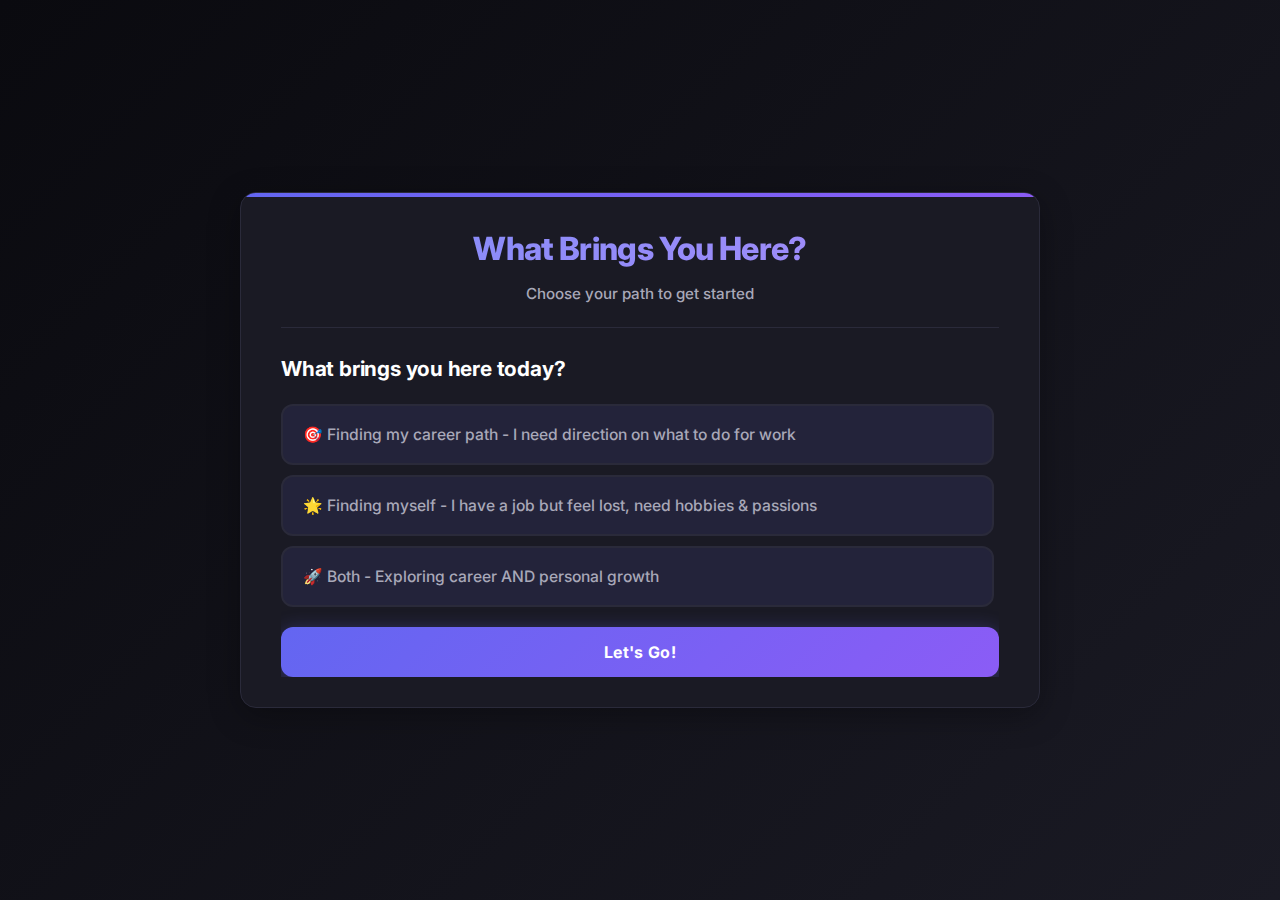
<file: quiz-dual.html>
<!DOCTYPE html>
<html lang="en">
<head>
  <meta charset="UTF-8">
  <meta name="viewport" content="width=device-width, initial-scale=1.0, maximum-scale=1.0, user-scalable=no">
  <title>Break the Cycle - Find Your Path</title>
  <link rel="preconnect" href="https://fonts.googleapis.com">
  <link rel="preconnect" href="https://fonts.gstatic.com" crossorigin>
  <link href="https://fonts.googleapis.com/css2?family=Inter:wght@400;500;600;700;800&display=swap" rel="stylesheet">
  <script src="quiz-paths.js"></script>
  <script>
    // Save career paths before life-paths.js overwrites it
    window.careerPaths = window.lifePaths;
  </script>
  <script src="life-paths.js"></script>
  <script>
    // Now window.lifePaths contains life paths, window.careerPaths contains career paths
  </script>
  <style>
    :root {
      --primary: #6366f1;
      --primary-light: #818cf8;
      --accent: #8b5cf6;
      --accent-light: #a78bfa;
      --bg-dark: #0a0a0f;
      --bg-card: #1a1a24;
      --bg-elevated: #23233a;
      --text-primary: #ffffff;
      --text-secondary: #a8a8b8;
      --text-muted: #6b6b7b;
      --border: #2a2a3a;
      --border-light: #3a3a4a;
      --radius-sm: 8px;
      --radius-md: 12px;
      --radius-lg: 16px;
      --shadow: 0 8px 32px rgba(0, 0, 0, 0.3);
      --shadow-hover: 0 12px 40px rgba(99, 102, 241, 0.25);
    }

    * { margin: 0; padding: 0; box-sizing: border-box; }
    
    html { margin: 0; padding: 0; background: var(--bg-dark); }
    
    button, input[type="radio"] + label {
      -webkit-tap-highlight-color: rgba(99, 102, 241, 0.2);
      touch-action: manipulation;
    }

    body {
      font-family: 'Inter', -apple-system, BlinkMacSystemFont, 'Segoe UI', sans-serif;
      background: linear-gradient(135deg, #0a0a0f 0%, #1a1a24 25%, #16213e 50%, #1a1a24 75%, #0a0a0f 100%);
      background-size: 400% 400%;
      animation: gradientShift 5s ease infinite;
      color: var(--text-primary);
      min-height: 100vh;
      display: flex;
      align-items: center;
      justify-content: center;
      padding: 20px;
      line-height: 1.6;
    }

    .container {
      max-width: 800px;
      width: 100%;
      background: var(--bg-card);
      border: 1px solid var(--border);
      border-radius: var(--radius-lg);
      padding: 30px 40px;
      box-shadow: var(--shadow);
      position: relative;
      overflow: hidden;
      max-height: 95vh;
      display: flex;
      flex-direction: column;
    }

    .container::before {
      content: '';
      position: absolute;
      top: 0;
      left: 0;
      right: 0;
      height: 4px;
      background: linear-gradient(90deg, var(--primary) 0%, var(--accent) 100%);
    }

    .header { 
      text-align: center; 
      margin-bottom: 25px;
      padding-bottom: 20px;
      border-bottom: 1px solid var(--border);
    }

    .header h1 {
      font-size: 2rem;
      margin-bottom: 8px;
      background: linear-gradient(135deg, var(--primary-light) 0%, var(--accent-light) 50%, var(--primary-light) 100%);
      background-size: 200% 200%;
      animation: gradientShift 5s ease infinite;
      -webkit-background-clip: text;
      -webkit-text-fill-color: transparent;
      background-clip: text;
      font-weight: 800;
      letter-spacing: -0.02em;
    }

    .header p { 
      color: var(--text-secondary); 
      font-size: 0.95rem;
      font-weight: 500;
    }

    .progress-container { 
      margin-bottom: 25px;
      padding: 15px;
      background: var(--bg-elevated);
      border-radius: var(--radius-md);
      border: 1px solid var(--border-light);
      flex-shrink: 0;
    }

    .progress-bar {
      width: 100%;
      height: 8px;
      background: var(--border);
      border-radius: 10px;
      overflow: hidden;
      margin-bottom: 10px;
      box-shadow: inset 0 2px 4px rgba(0, 0, 0, 0.3);
    }

    .progress-fill {
      height: 100%;
      background: linear-gradient(90deg, var(--primary) 0%, var(--accent) 100%);
      transition: width 0.5s cubic-bezier(0.4, 0, 0.2, 1);
      border-radius: 10px;
      width: 4%;
      box-shadow: 0 0 20px rgba(99, 102, 241, 0.5);
    }

    .progress-text { 
      text-align: center; 
      color: var(--text-muted); 
      font-size: 0.9rem;
      font-weight: 600;
    }

    #quizForm {
      flex: 1;
      display: flex;
      flex-direction: column;
      overflow: hidden;
    }

    .step { 
      display: none;
      flex: 1;
      flex-direction: column;
    }
    .step.active { 
      display: flex; 
      animation: fadeInUp 0.6s cubic-bezier(0.4, 0, 0.2, 1); 
    }

    @keyframes fadeInUp {
      from { opacity: 0; transform: translateY(30px); }
      to { opacity: 1; transform: translateY(0); }
    }
    
    @keyframes gradientShift {
      0% { background-position: 0% 50%; }
      50% { background-position: 100% 50%; }
      100% { background-position: 0% 50%; }
    }

    .step h3 {
      font-size: 1.3rem;
      margin-bottom: 20px;
      color: var(--text-primary);
      line-height: 1.5;
      font-weight: 700;
      letter-spacing: -0.01em;
      flex-shrink: 0;
    }

    .options { 
      display: flex; 
      flex-direction: column; 
      gap: 10px; 
      margin-bottom: 20px;
      flex: 0 1 auto;
      overflow-y: auto;
      padding-right: 5px;
    }

    .options::-webkit-scrollbar { width: 6px; }
    .options::-webkit-scrollbar-track { background: var(--bg-elevated); border-radius: 10px; }
    .options::-webkit-scrollbar-thumb { background: var(--border-light); border-radius: 10px; }
    .options::-webkit-scrollbar-thumb:hover { background: var(--primary); }

    .option { position: relative; }
    .option input[type="radio"] { position: absolute; opacity: 0; cursor: pointer; }
    
    .option label {
      display: block;
      padding: 16px 20px;
      background: var(--bg-elevated);
      border: 2px solid var(--border);
      border-radius: var(--radius-md);
      cursor: pointer;
      transition: all 0.3s cubic-bezier(0.4, 0, 0.2, 1);
      color: var(--text-secondary);
      font-weight: 500;
      font-size: 0.98rem;
      position: relative;
      overflow: hidden;
    }

    .option label::before {
      content: '';
      position: absolute;
      left: 0;
      top: 0;
      bottom: 0;
      width: 4px;
      background: linear-gradient(135deg, var(--primary) 0%, var(--accent) 100%);
      transform: scaleY(0);
      transition: transform 0.3s ease;
    }

    .option input[type="radio"]:checked + label::before { transform: scaleY(1); }

    .option input[type="radio"]:checked + label {
      background: linear-gradient(135deg, rgba(99, 102, 241, 0.2) 0%, rgba(139, 92, 246, 0.2) 100%);
      border-color: var(--primary);
      color: var(--text-primary);
      box-shadow: 0 4px 20px rgba(99, 102, 241, 0.3);
    }

    .option label:hover { 
      border-color: var(--primary-light); 
      background: rgba(99, 102, 241, 0.08);
    }

    .btn {
      width: 100%;
      padding: 15px;
      background: linear-gradient(135deg, var(--primary) 0%, var(--accent) 100%);
      color: var(--text-primary);
      border: none;
      border-radius: var(--radius-md);
      font-weight: 700;
      font-size: 1rem;
      cursor: pointer;
      transition: all 0.3s cubic-bezier(0.4, 0, 0.2, 1);
      font-family: inherit;
      letter-spacing: 0.02em;
      box-shadow: 0 4px 20px rgba(99, 102, 241, 0.4);
      flex-shrink: 0;
    }

    .btn:hover { 
      transform: translateY(-3px); 
      box-shadow: var(--shadow-hover);
    }

    .btn:active { transform: translateY(-1px); }

    .results { 
      display: none;
      overflow-y: auto;
      max-height: calc(95vh - 80px);
      padding-right: 10px;
    }
    .results.active { display: block; animation: fadeInUp 0.7s cubic-bezier(0.4, 0, 0.2, 1); }
    
    .results::-webkit-scrollbar { width: 8px; }
    .results::-webkit-scrollbar-track { background: var(--bg-elevated); border-radius: 10px; }
    .results::-webkit-scrollbar-thumb { background: var(--border-light); border-radius: 10px; }
    .results::-webkit-scrollbar-thumb:hover { background: var(--primary); }
    
    .results h2 { 
      font-size: 4rem; 
      margin-bottom: 15px;
      filter: drop-shadow(0 4px 8px rgba(0, 0, 0, 0.3));
      text-align: center;
    }

    .section-divider {
      margin: 40px 0 30px 0;
      text-align: center;
      position: relative;
    }

    .section-divider h3 {
      font-size: 1.5rem;
      color: var(--primary-light);
      margin-bottom: 10px;
    }

    .section-divider::after {
      content: '';
      display: block;
      width: 100px;
      height: 3px;
      background: linear-gradient(90deg, var(--primary) 0%, var(--accent) 100%);
      margin: 15px auto 0;
      border-radius: 10px;
    }

    .career-path {
      background: var(--bg-elevated);
      border: 2px solid var(--border-light);
      border-radius: var(--radius-lg);
      padding: 25px;
      margin-bottom: 25px;
      position: relative;
      overflow: hidden;
    }

    .career-path::before {
      content: '';
      position: absolute;
      top: 0;
      left: 0;
      right: 0;
      height: 3px;
      background: linear-gradient(90deg, var(--primary) 0%, var(--accent) 100%);
    }

    .career-path.rank-1 {
      border-color: var(--primary);
      box-shadow: 0 8px 32px rgba(99, 102, 241, 0.3);
    }

    .career-path.rank-2 {
      border-color: var(--accent-light);
      opacity: 0.95;
    }

    .career-path.rank-3 { opacity: 0.9; }

    .career-header {
      display: flex;
      align-items: center;
      margin-bottom: 15px;
      gap: 15px;
    }

    .career-emoji {
      font-size: 3rem;
      filter: drop-shadow(0 2px 4px rgba(0, 0, 0, 0.3));
    }

    .career-title { flex: 1; }

    .career-name {
      font-size: 1.8rem;
      background: linear-gradient(135deg, var(--primary-light) 0%, var(--accent-light) 100%);
      -webkit-background-clip: text;
      -webkit-text-fill-color: transparent;
      background-clip: text;
      font-weight: 800;
      letter-spacing: -0.02em;
      margin-bottom: 5px;
    }

    .career-category {
      color: var(--text-muted);
      font-size: 0.9rem;
      font-weight: 600;
      text-transform: uppercase;
      letter-spacing: 0.05em;
    }

    .match-score {
      background: linear-gradient(135deg, var(--primary) 0%, var(--accent) 100%);
      color: white;
      padding: 8px 16px;
      border-radius: 20px;
      font-weight: 700;
      font-size: 0.95rem;
    }

    .career-description {
      color: var(--text-secondary);
      font-size: 1.05rem;
      line-height: 1.7;
      margin-bottom: 20px;
    }

    .career-stats {
      display: grid;
      grid-template-columns: repeat(auto-fit, minmax(200px, 1fr));
      gap: 15px;
      margin-bottom: 20px;
    }

    .stat-box {
      background: var(--bg-card);
      padding: 15px;
      border-radius: var(--radius-md);
      border: 1px solid var(--border);
    }

    .stat-label {
      color: var(--text-muted);
      font-size: 0.85rem;
      font-weight: 600;
      text-transform: uppercase;
      letter-spacing: 0.05em;
      margin-bottom: 5px;
    }

    .stat-value {
      color: var(--text-primary);
      font-size: 1.1rem;
      font-weight: 700;
    }

    .career-details {
      background: var(--bg-card);
      border-radius: var(--radius-md);
      padding: 20px;
      margin-bottom: 15px;
    }

    .career-details h4 {
      color: var(--accent-light);
      font-size: 1.1rem;
      margin-bottom: 12px;
      font-weight: 700;
    }

    .career-details p {
      color: var(--text-secondary);
      line-height: 1.7;
      font-size: 0.98rem;
    }

    .back-btn {
      background: var(--bg-elevated);
      border: 2px solid var(--primary);
      color: var(--primary-light);
      margin-top: 15px;
      text-decoration: none;
      display: inline-block;
      width: auto;
      padding: 14px 35px;
      font-weight: 600;
      text-align: center;
    }

    .back-btn:hover { 
      background: var(--primary); 
      color: var(--text-primary);
      border-color: var(--primary);
    }

    @media (max-width: 768px) {
      .career-stats { grid-template-columns: 1fr 1fr; }
      .career-emoji { font-size: 2.5rem; }
      .career-name { font-size: 1.5rem; }
      .match-score { font-size: 0.85rem; padding: 6px 12px; }
    }

    @media (max-width: 600px) {
      body { padding: 0; overflow: hidden; height: 100vh; }
      .container { padding: 15px 20px; height: 100vh; max-height: 100vh; border-radius: 0; border: none; box-shadow: none; }
      .container::before { height: 3px; }
      .header { margin-bottom: 12px; padding-bottom: 12px; }
      .header h1 { font-size: 1.5rem; margin-bottom: 5px; }
      .header p { font-size: 0.9rem; }
      .progress-container { padding: 10px; margin-bottom: 12px; }
      .step h3 { font-size: 1.1rem; margin-bottom: 12px; line-height: 1.4; }
      .options { gap: 8px; margin-bottom: 12px; }
      .option label { padding: 12px 14px; font-size: 0.9rem; line-height: 1.3; min-height: 44px; display: flex; align-items: center; }
      .btn { padding: 14px; font-size: 0.95rem; min-height: 48px; }
      .results { padding-right: 5px; }
      .career-path { padding: 20px 15px; }
      .career-header { flex-direction: column; align-items: flex-start; }
      .career-stats { grid-template-columns: 1fr; gap: 10px; }
    }
    
    @media (max-width: 375px) {
      .container { padding: 12px 15px; }
      .header h1 { font-size: 1.3rem; }
      .step h3 { font-size: 1.05rem; margin-bottom: 10px; }
      .option label { font-size: 0.88rem; padding: 11px 12px; }
      .progress-container { padding: 8px; }
      .options { gap: 6px; }
    }
  </style>
</head>
<body>
  <div class="container">
    <div class="header">
      <h1 id="headerTitle">What Brings You Here?</h1>
      <p id="headerSubtitle">Choose your path to get started</p>
    </div>

    <div class="progress-container" id="progressContainer" style="display: none;">
      <div class="progress-bar">
        <div class="progress-fill" id="progressFill"></div>
      </div>
      <p class="progress-text">Question <span id="currentQuestion">1</span> of <span id="totalQuestions">25</span></p>
    </div>

    <form id="quizForm">
      <!-- MODE SELECTION (Question 0) -->
      <div class="step active" data-step="0">
        <h3>What brings you here today?</h3>
        <div class="options">
          <div class="option"><input type="radio" name="mode" value="career" id="mode_career"><label for="mode_career">🎯 Finding my career path - I need direction on what to do for work</label></div>
          <div class="option"><input type="radio" name="mode" value="life" id="mode_life"><label for="mode_life">🌟 Finding myself - I have a job but feel lost, need hobbies & passions</label></div>
          <div class="option"><input type="radio" name="mode" value="both" id="mode_both"><label for="mode_both">🚀 Both - Exploring career AND personal growth</label></div>
        </div>
        <button type="button" class="btn" onclick="startQuiz()">Let's Go!</button>
      </div>

      <!-- CAREER QUESTIONS (1-25) - Only shown if career or both mode -->
      <div class="career-questions">
        <!-- Career Q1 -->
        <div class="step" data-step="1" data-track="career">
          <h3>How much risk are you comfortable with?</h3>
          <div class="options">
            <div class="option"><input type="radio" name="c1" value="risk_low" id="c1a"><label for="c1a">Very low - I need stability and predictable income</label></div>
            <div class="option"><input type="radio" name="c1" value="risk_medium" id="c1b"><label for="c1b">Low-medium - Some risk is okay if upside is good</label></div>
            <div class="option"><input type="radio" name="c1" value="risk_high" id="c1c"><label for="c1c">Medium-high - I'll take calculated risks</label></div>
            <div class="option"><input type="radio" name="c1" value="risk_very_high" id="c1d"><label for="c1d">Very high - Willing to bet it all for big payoff</label></div>
          </div>
          <button type="button" class="btn" onclick="nextQuestion(1)">Next</button>
        </div>

        <!-- Career Q2 -->
        <div class="step" data-step="2" data-track="career">
          <h3>What's your income goal in 3-5 years?</h3>
          <div class="options">
            <div class="option"><input type="radio" name="c2" value="income_40_70" id="c2a"><label for="c2a">$40-70k/year - Comfortable living</label></div>
            <div class="option"><input type="radio" name="c2" value="income_70_120" id="c2b"><label for="c2b">$70-120k/year - Upper middle class</label></div>
            <div class="option"><input type="radio" name="c2" value="income_120_250" id="c2c"><label for="c2c">$120-250k/year - Six figures+</label></div>
            <div class="option"><input type="radio" name="c2" value="income_250_plus" id="c2d"><label for="c2d">$250k+/year - High earner</label></div>
          </div>
          <button type="button" class="btn" onclick="nextQuestion(2)">Next</button>
        </div>

        <!-- Career Q3 -->
        <div class="step" data-step="3" data-track="career">
          <h3>How do you feel about more school/training?</h3>
          <div class="options">
            <div class="option"><input type="radio" name="c3" value="edu_none" id="c3a"><label for="c3a">No more school - I'm done with education</label></div>
            <div class="option"><input type="radio" name="c3" value="edu_short" id="c3b"><label for="c3b">Quick training (3-12 months) is fine</label></div>
            <div class="option"><input type="radio" name="c3" value="edu_degree" id="c3c"><label for="c3c">2-4 year degree is doable</label></div>
            <div class="option"><input type="radio" name="c3" value="edu_long" id="c3d"><label for="c3d">I'll do whatever it takes - even 7+ years</label></div>
          </div>
          <button type="button" class="btn" onclick="nextQuestion(3)">Next</button>
        </div>

        <!-- Career Q4 -->
        <div class="step" data-step="4" data-track="career">
          <h3>How much startup capital do you have access to?</h3>
          <div class="options">
            <div class="option"><input type="radio" name="c4" value="capital_0_1k" id="c4a"><label for="c4a">Under $1k - basically nothing</label></div>
            <div class="option"><input type="radio" name="c4" value="capital_1_10k" id="c4b"><label for="c4b">$1-10k - some savings</label></div>
            <div class="option"><input type="radio" name="c4" value="capital_10_50k" id="c4c"><label for="c4c">$10-50k - decent amount saved/borrowed</label></div>
            <div class="option"><input type="radio" name="c4" value="capital_50k_plus" id="c4d"><label for="c4d">$50k+ - significant capital</label></div>
          </div>
          <button type="button" class="btn" onclick="nextQuestion(4)">Next</button>
        </div>

        <!-- Career Q5 -->
        <div class="step" data-step="5" data-track="career">
          <h3>How do you feel about being on camera/social media?</h3>
          <div class="options">
            <div class="option"><input type="radio" name="c5" value="camera_love" id="c5a"><label for="c5a">Love it - I'm comfortable creating content</label></div>
            <div class="option"><input type="radio" name="c5" value="camera_okay" id="c5b"><label for="c5b">I could do it - not my first choice but okay</label></div>
            <div class="option"><input type="radio" name="c5" value="camera_no" id="c5c"><label for="c5c">Prefer not - would rather stay behind the scenes</label></div>
            <div class="option"><input type="radio" name="c5" value="camera_never" id="c5d"><label for="c5d">Absolutely not - I value privacy</label></div>
          </div>
          <button type="button" class="btn" onclick="nextQuestion(5)">Next</button>
        </div>

        <!-- Career Q6 -->
        <div class="step" data-step="6" data-track="career">
          <h3>How are your sales/persuasion skills?</h3>
          <div class="options">
            <div class="option"><input type="radio" name="c6" value="sales_high" id="c6a"><label for="c6a">Natural - I can sell anything</label></div>
            <div class="option"><input type="radio" name="c6" value="sales_medium" id="c6b"><label for="c6b">Pretty good - I can convince people</label></div>
            <div class="option"><input type="radio" name="c6" value="sales_low" id="c6c"><label for="c6c">Average - not my strength</label></div>
            <div class="option"><input type="radio" name="c6" value="sales_none" id="c6d"><label for="c6d">Bad - I hate selling</label></div>
          </div>
          <button type="button" class="btn" onclick="nextQuestion(6)">Next</button>
        </div>

        <!-- Career Q7 -->
        <div class="step" data-step="7" data-track="career">
          <h3>How technical/analytical are you?</h3>
          <div class="options">
            <div class="option"><input type="radio" name="c7" value="tech_high" id="c7a"><label for="c7a">Very - I love data, systems, tech</label></div>
            <div class="option"><input type="radio" name="c7" value="tech_medium" id="c7b"><label for="c7b">Somewhat - I can learn technical stuff</label></div>
            <div class="option"><input type="radio" name="c7" value="tech_low" id="c7c"><label for="c7c">Not really - prefer creative/people work</label></div>
            <div class="option"><input type="radio" name="c7" value="tech_none" id="c7d"><label for="c7d">Not at all - tech confuses me</label></div>
          </div>
          <button type="button" class="btn" onclick="nextQuestion(7)">Next</button>
        </div>

        <!-- Career Q8 -->
        <div class="step" data-step="8" data-track="career">
          <h3>How creative/artistic are you?</h3>
          <div class="options">
            <div class="option"><input type="radio" name="c8" value="creative_high" id="c8a"><label for="c8a">Very - design, art, content creation is my thing</label></div>
            <div class="option"><input type="radio" name="c8" value="creative_medium" id="c8b"><label for="c8b">Somewhat - I have creative ideas</label></div>
            <div class="option"><input type="radio" name="c8" value="creative_low" id="c8c"><label for="c8c">Not really - I'm more logical</label></div>
            <div class="option"><input type="radio" name="c8" value="creative_none" id="c8d"><label for="c8d">Not at all - creativity isn't my strength</label></div>
          </div>
          <button type="button" class="btn" onclick="nextQuestion(8)">Next</button>
        </div>

        <!-- Career Q9 -->
        <div class="step" data-step="9" data-track="career">
          <h3>Do you prefer working with people or alone?</h3>
          <div class="options">
            <div class="option"><input type="radio" name="c9" value="people_love" id="c9a"><label for="c9a">Love people - social interaction energizes me</label></div>
            <div class="option"><input type="radio" name="c9" value="people_medium" id="c9b"><label for="c9b">Some interaction is good</label></div>
            <div class="option"><input type="radio" name="c9" value="people_low" id="c9c"><label for="c9c">Prefer solo work</label></div>
            <div class="option"><input type="radio" name="c9" value="people_none" id="c9d"><label for="c9d">Alone 100% - people drain me</label></div>
          </div>
          <button type="button" class="btn" onclick="nextQuestion(9)">Next</button>
        </div>

        <!-- Career Q10 -->
        <div class="step" data-step="10" data-track="career">
          <h3>How physically capable/fit are you?</h3>
          <div class="options">
            <div class="option"><input type="radio" name="c10" value="physical_high" id="c10a"><label for="c10a">Very fit - physical work doesn't bother me</label></div>
            <div class="option"><input type="radio" name="c10" value="physical_medium" id="c10b"><label for="c10b">Average fitness - can handle some physical work</label></div>
            <div class="option"><input type="radio" name="c10" value="physical_low" id="c10c"><label for="c10c">Prefer low physical demand</label></div>
            <div class="option"><input type="radio" name="c10" value="physical_none" id="c10d"><label for="c10d">Need desk work - physical labor isn't for me</label></div>
          </div>
          <button type="button" class="btn" onclick="nextQuestion(10)">Next</button>
        </div>

        <!-- Career Q11 -->
        <div class="step" data-step="11" data-track="career">
          <h3>What work schedule appeals to you?</h3>
          <div class="options">
            <div class="option"><input type="radio" name="c11" value="schedule_flexible" id="c11a"><label for="c11a">Flexible/remote - work from anywhere, my hours</label></div>
            <div class="option"><input type="radio" name="c11" value="schedule_structured" id="c11b"><label for="c11b">Structured but good hours - 9-5 type</label></div>
            <div class="option"><input type="radio" name="c11" value="schedule_intense" id="c11c"><label for="c11c">Intense but lucrative - long hours, high pay</label></div>
            <div class="option"><input type="radio" name="c11" value="schedule_unique" id="c11d"><label for="c11d">Unique schedule - 24-hour shifts then days off</label></div>
          </div>
          <button type="button" class="btn" onclick="nextQuestion(11)">Next</button>
        </div>

        <!-- Career Q12 -->
        <div class="step" data-step="12" data-track="career">
          <h3>How soon do you need to start earning money?</h3>
          <div class="options">
            <div class="option"><input type="radio" name="c12" value="time_fast" id="c12a"><label for="c12a">Need money ASAP - within 1-3 months</label></div>
            <div class="option"><input type="radio" name="c12" value="time_medium" id="c12b"><label for="c12b">6-12 months is fine</label></div>
            <div class="option"><input type="radio" name="c12" value="time_long" id="c12c"><label for="c12c">1-3 years okay - playing long game</label></div>
            <div class="option"><input type="radio" name="c12" value="time_very_long" id="c12d"><label for="c12d">5+ years is fine - this is a career</label></div>
          </div>
          <button type="button" class="btn" onclick="nextQuestion(12)">Next</button>
        </div>

        <!-- Career Q13 -->
        <div class="step" data-step="13" data-track="career">
          <h3>How do you feel about taking on college debt?</h3>
          <div class="options">
            <div class="option"><input type="radio" name="c13" value="debt_existing" id="c13a"><label for="c13a">Already have it - doesn't matter</label></div>
            <div class="option"><input type="radio" name="c13" value="debt_okay" id="c13b"><label for="c13b">Worth it for the right career</label></div>
            <div class="option"><input type="radio" name="c13" value="debt_some" id="c13c"><label for="c13c">Some debt okay but not $100k+</label></div>
            <div class="option"><input type="radio" name="c13" value="debt_none" id="c13d"><label for="c13d">Absolutely no debt - won't do it</label></div>
          </div>
          <button type="button" class="btn" onclick="nextQuestion(13)">Next</button>
        </div>

        <!-- Career Q14 -->
        <div class="step" data-step="14" data-track="career">
          <h3>How do you feel about client-facing work?</h3>
          <div class="options">
            <div class="option"><input type="radio" name="c14" value="clients_love" id="c14a"><label for="c14a">Love clients - customer service is my thing</label></div>
            <div class="option"><input type="radio" name="c14" value="clients_okay" id="c14b"><label for="c14b">Some client work is fine</label></div>
            <div class="option"><input type="radio" name="c14" value="clients_minimal" id="c14c"><label for="c14c">Minimal client interaction preferred</label></div>
            <div class="option"><input type="radio" name="c14" value="clients_none" id="c14d"><label for="c14d">No clients - I want to work on systems/products</label></div>
          </div>
          <button type="button" class="btn" onclick="nextQuestion(14)">Next</button>
        </div>

        <!-- Career Q15 -->
        <div class="step" data-step="15" data-track="career">
          <h3>Do you want to lead teams or work independently?</h3>
          <div class="options">
            <div class="option"><input type="radio" name="c15" value="leader_yes" id="c15a"><label for="c15a">Want to lead teams - management appeals to me</label></div>
            <div class="option"><input type="radio" name="c15" value="leader_maybe" id="c15b"><label for="c15b">Maybe eventually but not required</label></div>
            <div class="option"><input type="radio" name="c15" value="leader_no" id="c15c"><label for="c15c">Prefer to work independently</label></div>
            <div class="option"><input type="radio" name="c15" value="leader_never" id="c15d"><label for="c15d">Definitely no management - just want to do the work</label></div>
          </div>
          <button type="button" class="btn" onclick="nextQuestion(15)">Next</button>
        </div>

        <!-- Career Q16 -->
        <div class="step" data-step="16" data-track="career">
          <h3>Do you prefer repetitive work or always different?</h3>
          <div class="options">
            <div class="option"><input type="radio" name="c16" value="variety_high" id="c16a"><label for="c16a">Love variety - every day different</label></div>
            <div class="option"><input type="radio" name="c16" value="variety_medium" id="c16b"><label for="c16b">Some variety is good</label></div>
            <div class="option"><input type="radio" name="c16" value="variety_low" id="c16c"><label for="c16c">Repetitive is fine if it pays well</label></div>
            <div class="option"><input type="radio" name="c16" value="variety_none" id="c16d"><label for="c16d">Actually prefer routine</label></div>
          </div>
          <button type="button" class="btn" onclick="nextQuestion(16)">Next</button>
        </div>

        <!-- Career Q17 -->
        <div class="step" data-step="17" data-track="career">
          <h3>How important is "making a difference" to you?</h3>
          <div class="options">
            <div class="option"><input type="radio" name="c17" value="impact_critical" id="c17a"><label for="c17a">Critical - need to help people/make impact</label></div>
            <div class="option"><input type="radio" name="c17" value="impact_important" id="c17b"><label for="c17b">Important - would be nice</label></div>
            <div class="option"><input type="radio" name="c17" value="impact_some" id="c17c"><label for="c17c">Somewhat - not main priority</label></div>
            <div class="option"><input type="radio" name="c17" value="impact_none" id="c17d"><label for="c17d">Don't care - just want money</label></div>
          </div>
          <button type="button" class="btn" onclick="nextQuestion(17)">Next</button>
        </div>

        <!-- Career Q18 -->
        <div class="step" data-step="18" data-track="career">
          <h3>How do you feel about traveling for work?</h3>
          <div class="options">
            <div class="option"><input type="radio" name="c18" value="travel_love" id="c18a"><label for="c18a">Love it - travel appeals to me</label></div>
            <div class="option"><input type="radio" name="c18" value="travel_some" id="c18b"><label for="c18b">Occasional travel is fine</label></div>
            <div class="option"><input type="radio" name="c18" value="travel_minimal" id="c18c"><label for="c18c">Prefer to stay local</label></div>
            <div class="option"><input type="radio" name="c18" value="travel_none" id="c18d"><label for="c18d">No travel - want to be home</label></div>
          </div>
          <button type="button" class="btn" onclick="nextQuestion(18)">Next</button>
        </div>

        <!-- Career Q19 -->
        <div class="step" data-step="19" data-track="career">
          <h3>Job security or unlimited upside?</h3>
          <div class="options">
            <div class="option"><input type="radio" name="c19" value="security_high" id="c19a"><label for="c19a">Security 100% - need stability</label></div>
            <div class="option"><input type="radio" name="c19" value="security_medium" id="c19b"><label for="c19b">Security preferred but some upside</label></div>
            <div class="option"><input type="radio" name="c19" value="security_balanced" id="c19c"><label for="c19c">Balanced - okay with some risk</label></div>
            <div class="option"><input type="radio" name="c19" value="security_low" id="c19d"><label for="c19d">Upside potential - willing to sacrifice security</label></div>
          </div>
          <button type="button" class="btn" onclick="nextQuestion(19)">Next</button>
        </div>

        <!-- Career Q20 -->
        <div class="step" data-step="20" data-track="career">
          <h3>What sounds most appealing to you?</h3>
          <div class="options">
            <div class="option"><input type="radio" name="c20" value="path_entrepreneur" id="c20a"><label for="c20a">Build something from scratch - own business</label></div>
            <div class="option"><input type="radio" name="c20" value="path_corporate" id="c20b"><label for="c20b">Climb corporate ladder - structured career</label></div>
            <div class="option"><input type="radio" name="c20" value="path_trade" id="c20c"><label for="c20c">Skilled trade - master a craft</label></div>
            <div class="option"><input type="radio" name="c20" value="path_creative" id="c20d"><label for="c20d">Creative work - make art/content</label></div>
          </div>
          <button type="button" class="btn" onclick="nextQuestion(20)">Next</button>
        </div>

        <!-- Career Q21 -->
        <div class="step" data-step="21" data-track="career">
          <h3>How disciplined are you without structure?</h3>
          <div class="options">
            <div class="option"><input type="radio" name="c21" value="discipline_high" id="c21a"><label for="c21a">Very - I create my own structure</label></div>
            <div class="option"><input type="radio" name="c21" value="discipline_medium" id="c21b"><label for="c21b">Pretty good - can work independently</label></div>
            <div class="option"><input type="radio" name="c21" value="discipline_low" id="c21c"><label for="c21c">Need some structure</label></div>
            <div class="option"><input type="radio" name="c21" value="discipline_none" id="c21d"><label for="c21d">Need lots of structure/boss telling me what to do</label></div>
          </div>
          <button type="button" class="btn" onclick="nextQuestion(21)">Next</button>
        </div>

        <!-- Career Q22 -->
        <div class="step" data-step="22" data-track="career">
          <h3>How do you handle emergencies and unpredictability?</h3>
          <div class="options">
            <div class="option"><input type="radio" name="c22" value="chaos_thrive" id="c22a"><label for="c22a">I thrive in chaos - bring it on</label></div>
            <div class="option"><input type="radio" name="c22" value="chaos_okay" id="c22b"><label for="c22b">Can handle it</label></div>
            <div class="option"><input type="radio" name="c22" value="chaos_no" id="c22c"><label for="c22c">Prefer predictability</label></div>
            <div class="option"><input type="radio" name="c22" value="chaos_hate" id="c22d"><label for="c22d">Hate unpredictability - need routine</label></div>
          </div>
          <button type="button" class="btn" onclick="nextQuestion(22)">Next</button>
        </div>

        <!-- Career Q23 -->
        <div class="step" data-step="23" data-track="career">
          <h3>How important is prestige/status to you?</h3>
          <div class="options">
            <div class="option"><input type="radio" name="c23" value="prestige_high" id="c23a"><label for="c23a">Very - I want a respected career</label></div>
            <div class="option"><input type="radio" name="c23" value="prestige_medium" id="c23b"><label for="c23b">Somewhat important</label></div>
            <div class="option"><input type="radio" name="c23" value="prestige_low" id="c23c"><label for="c23c">Don't really care</label></div>
            <div class="option"><input type="radio" name="c23" value="prestige_none" id="c23d"><label for="c23d">Not at all - I do my own thing</label></div>
          </div>
          <button type="button" class="btn" onclick="nextQuestion(23)">Next</button>
        </div>

        <!-- Career Q24 -->
        <div class="step" data-step="24" data-track="career">
          <h3>Do you prefer working with your hands or your brain?</h3>
          <div class="options">
            <div class="option"><input type="radio" name="c24" value="work_hands" id="c24a"><label for="c24a">Hands - I love physical/craft work</label></div>
            <div class="option"><input type="radio" name="c24" value="work_both" id="c24b"><label for="c24b">Both - mix of physical and mental</label></div>
            <div class="option"><input type="radio" name="c24" value="work_brain" id="c24c"><label for="c24c">Brain - I prefer mental work</label></div>
            <div class="option"><input type="radio" name="c24" value="work_desk" id="c24d"><label for="c24d">Computer - I want desk work only</label></div>
          </div>
          <button type="button" class="btn" onclick="nextQuestion(24)">Next</button>
        </div>
        
        <div class="step" data-step="25" data-track="career">
          <h3>What's your tolerance for slow growth?</h3>
          <div class="options">
            <div class="option"><input type="radio" name="c25" value="patience_high" id="c25a"><label for="c25a">High - I'm patient, playing long game</label></div>
            <div class="option"><input type="radio" name="c25" value="patience_medium" id="c25b"><label for="c25b">Medium - okay with some slow build</label></div>
            <div class="option"><input type="radio" name="c25" value="patience_low" id="c25c"><label for="c25c">Low - need to see results within a year</label></div>
            <div class="option"><input type="radio" name="c25" value="patience_none" id="c25d"><label for="c25d">Very low - need fast wins</label></div>
          </div>
          <button type="submit" class="btn" onclick="submitQuiz(event)">See My Results</button>
        </div>
      </div>

      <!-- LIFE QUESTIONS (1-25) - Only shown if life or both mode -->
      <div class="life-questions">
        <!-- Life Q1 -->
        <div class="step" data-step="1" data-track="life">
          <h3>What feels missing in your life right now?</h3>
          <div class="options">
            <div class="option"><input type="radio" name="l1" value="missing_creativity" id="l1a"><label for="l1a">Creativity and self-expression</label></div>
            <div class="option"><input type="radio" name="l1" value="missing_physical" id="l1b"><label for="l1b">Physical activity and adventure</label></div>
            <div class="option"><input type="radio" name="l1" value="missing_social" id="l1c"><label for="l1c">Social connection and community</label></div>
            <div class="option"><input type="radio" name="l1" value="missing_peace" id="l1d"><label for="l1d">Peace and inner calm</label></div>
          </div>
          <button type="button" class="btn" onclick="nextQuestion(1)">Next</button>
        </div>

        <!-- Life Q2 -->
        <div class="step" data-step="2" data-track="life">
          <h3>How much free time do you realistically have per week?</h3>
          <div class="options">
            <div class="option"><input type="radio" name="l2" value="time_2_5" id="l2a"><label for="l2a">2-5 hours (very busy)</label></div>
            <div class="option"><input type="radio" name="l2" value="time_5_10" id="l2b"><label for="l2b">5-10 hours (moderate)</label></div>
            <div class="option"><input type="radio" name="l2" value="time_10_20" id="l2c"><label for="l2c">10-20 hours (decent amount)</label></div>
            <div class="option"><input type="radio" name="l2" value="time_20_plus" id="l2d"><label for="l2d">20+ hours (plenty of time)</label></div>
          </div>
          <button type="button" class="btn" onclick="nextQuestion(2)">Next</button>
        </div>

        <!-- Life Q3 -->
        <div class="step" data-step="3" data-track="life">
          <h3>After work, what's your energy level like?</h3>
          <div class="options">
            <div class="option"><input type="radio" name="l3" value="energy_drained" id="l3a"><label for="l3a">Drained - need low-energy activities</label></div>
            <div class="option"><input type="radio" name="l3" value="energy_moderate" id="l3b"><label for="l3b">Moderate - can do some things</label></div>
            <div class="option"><input type="radio" name="l3" value="energy_high" id="l3c"><label for="l3c">Energized - ready for intense activities</label></div>
            <div class="option"><input type="radio" name="l3" value="energy_variable" id="l3d"><label for="l3d">Variable - depends on the day</label></div>
          </div>
          <button type="button" class="btn" onclick="nextQuestion(3)">Next</button>
        </div>

        <!-- Life Q4 -->
        <div class="step" data-step="4" data-track="life">
          <h3>What kind of social interaction do you crave?</h3>
          <div class="options">
            <div class="option"><input type="radio" name="l4" value="social_solo" id="l4a"><label for="l4a">Solo time - I'm around people all day at work</label></div>
            <div class="option"><input type="radio" name="l4" value="social_small" id="l4b"><label for="l4b">Small group - close friends doing activities</label></div>
            <div class="option"><input type="radio" name="l4" value="social_large" id="l4c"><label for="l4c">Large social scenes - meeting new people</label></div>
            <div class="option"><input type="radio" name="l4" value="social_flexible" id="l4d"><label for="l4d">Flexible - both solo and social appeal</label></div>
          </div>
          <button type="button" class="btn" onclick="nextQuestion(4)">Next</button>
        </div>

        <!-- Life Q5 -->
        <div class="step" data-step="5" data-track="life">
          <h3>Do you sit at a desk all day?</h3>
          <div class="options">
            <div class="option"><input type="radio" name="l5" value="desk_need_move" id="l5a"><label for="l5a">Yes, and I need to MOVE</label></div>
            <div class="option"><input type="radio" name="l5" value="desk_mental" id="l5b"><label for="l5b">Yes, but I like mental hobbies</label></div>
            <div class="option"><input type="radio" name="l5" value="desk_physical" id="l5c"><label for="l5c">No, I'm physical at work and want rest</label></div>
            <div class="option"><input type="radio" name="l5" value="desk_mix" id="l5d"><label for="l5d">Mix of both</label></div>
          </div>
          <button type="button" class="btn" onclick="nextQuestion(5)">Next</button>
        </div>

        <!-- Life Q6 -->
        <div class="step" data-step="6" data-track="life">
          <h3>Do you feel creatively stifled?</h3>
          <div class="options">
            <div class="option"><input type="radio" name="l6" value="creative_badly" id="l6a"><label for="l6a">Yes! I need creative expression badly</label></div>
            <div class="option"><input type="radio" name="l6" value="creative_somewhat" id="l6b"><label for="l6b">Somewhat - would be nice</label></div>
            <div class="option"><input type="radio" name="l6" value="creative_not" id="l6c"><label for="l6c">Not really - I'm satisfied</label></div>
            <div class="option"><input type="radio" name="l6" value="creative_work" id="l6d"><label for="l6d">I'm creative at work already</label></div>
          </div>
          <button type="button" class="btn" onclick="nextQuestion(6)">Next</button>
        </div>

        <!-- Life Q7 -->
        <div class="step" data-step="7" data-track="life">
          <h3>How adventurous are you feeling?</h3>
          <div class="options">
            <div class="option"><input type="radio" name="l7" value="adventure_very" id="l7a"><label for="l7a">Very - I want adrenaline and exploration</label></div>
            <div class="option"><input type="radio" name="l7" value="adventure_moderate" id="l7b"><label for="l7b">Moderately - some adventure appeals</label></div>
            <div class="option"><input type="radio" name="l7" value="adventure_low" id="l7c"><label for="l7c">Low - prefer calm, familiar activities</label></div>
            <div class="option"><input type="radio" name="l7" value="adventure_none" id="l7d"><label for="l7d">Not at all - want peace and routine</label></div>
          </div>
          <button type="button" class="btn" onclick="nextQuestion(7)">Next</button>
        </div>

        <!-- Life Q8 -->
        <div class="step" data-step="8" data-track="life">
          <h3>Do you want to learn something new?</h3>
          <div class="options">
            <div class="option"><input type="radio" name="l8" value="learn_yes" id="l8a"><label for="l8a">Yes - I love learning and growth</label></div>
            <div class="option"><input type="radio" name="l8" value="learn_open" id="l8b"><label for="l8b">Open to it if interesting</label></div>
            <div class="option"><input type="radio" name="l8" value="learn_immediate" id="l8c"><label for="l8c">Prefer activities I can start immediately</label></div>
            <div class="option"><input type="radio" name="l8" value="learn_no" id="l8d"><label for="l8d">No - I'm tired of learning</label></div>
          </div>
          <button type="button" class="btn" onclick="nextQuestion(8)">Next</button>
        </div>

        <!-- Life Q9 -->
        <div class="step" data-step="9" data-track="life">
          <h3>How do you feel about competition?</h3>
          <div class="options">
            <div class="option"><input type="radio" name="l9" value="compete_love" id="l9a"><label for="l9a">Love it - I want to compete and win</label></div>
            <div class="option"><input type="radio" name="l9" value="compete_motivating" id="l9b"><label for="l9b">It's motivating - casual competition is fun</label></div>
            <div class="option"><input type="radio" name="l9" value="compete_neutral" id="l9c"><label for="l9c">Neutral - don't need it</label></div>
            <div class="option"><input type="radio" name="l9" value="compete_no" id="l9d"><label for="l9d">Dislike - prefer non-competitive activities</label></div>
          </div>
          <button type="button" class="btn" onclick="nextQuestion(9)">Next</button>
        </div>

        <!-- Life Q10 -->
        <div class="step" data-step="10" data-track="life">
          <h3>Do you need structure or freedom?</h3>
          <div class="options">
            <div class="option"><input type="radio" name="l10" value="structure_yes" id="l10a"><label for="l10a">Structure - classes, schedules, commitments</label></div>
            <div class="option"><input type="radio" name="l10" value="structure_some" id="l10b"><label for="l10b">Some structure - regular but flexible</label></div>
            <div class="option"><input type="radio" name="l10" value="structure_freedom" id="l10c"><label for="l10c">Freedom - totally on my own schedule</label></div>
            <div class="option"><input type="radio" name="l10" value="structure_either" id="l10d"><label for="l10d">Don't care - either works</label></div>
          </div>
          <button type="button" class="btn" onclick="nextQuestion(10)">Next</button>
        </div>

        <!-- Life Q11 -->
        <div class="step" data-step="11" data-track="life">
          <h3>Do you prefer indoor or outdoor activities?</h3>
          <div class="options">
            <div class="option"><input type="radio" name="l11" value="location_outdoor" id="l11a"><label for="l11a">Outdoor - I need nature and fresh air</label></div>
            <div class="option"><input type="radio" name="l11" value="location_mostly_outdoor" id="l11b"><label for="l11b">Mostly outdoor but some indoor</label></div>
            <div class="option"><input type="radio" name="l11" value="location_mostly_indoor" id="l11c"><label for="l11c">Mostly indoor but some outdoor</label></div>
            <div class="option"><input type="radio" name="l11" value="location_indoor" id="l11d"><label for="l11d">Indoor - climate control is key</label></div>
          </div>
          <button type="button" class="btn" onclick="nextQuestion(11)">Next</button>
        </div>

        <!-- Life Q12 -->
        <div class="step" data-step="12" data-track="life">
          <h3>Do you want solo or social hobbies?</h3>
          <div class="options">
            <div class="option"><input type="radio" name="l12" value="hobby_solo" id="l12a"><label for="l12a">Solo - I need alone time to recharge</label></div>
            <div class="option"><input type="radio" name="l12" value="hobby_mostly_solo" id="l12b"><label for="l12b">Mostly solo but occasional social</label></div>
            <div class="option"><input type="radio" name="l12" value="hobby_balanced" id="l12c"><label for="l12c">Balanced mix</label></div>
            <div class="option"><input type="radio" name="l12" value="hobby_social" id="l12d"><label for="l12d">Social - I want community and connection</label></div>
          </div>
          <button type="button" class="btn" onclick="nextQuestion(12)">Next</button>
        </div>

        <!-- Life Q13 -->
        <div class="step" data-step="13" data-track="life">
          <h3>How much more screen time can you handle?</h3>
          <div class="options">
            <div class="option"><input type="radio" name="l13" value="screen_none" id="l13a"><label for="l13a">None - I'm on screens all day</label></div>
            <div class="option"><input type="radio" name="l13" value="screen_little" id="l13b"><label for="l13b">A little - if it's engaging</label></div>
            <div class="option"><input type="radio" name="l13" value="screen_ok" id="l13c"><label for="l13c">Doesn't matter - fine with screens</label></div>
            <div class="option"><input type="radio" name="l13" value="screen_want" id="l13d"><label for="l13d">Actually want screen-based hobbies</label></div>
          </div>
          <button type="button" class="btn" onclick="nextQuestion(13)">Next</button>
        </div>

        <!-- Life Q14 -->
        <div class="step" data-step="14" data-track="life">
          <h3>Quick results or long-term growth?</h3>
          <div class="options">
            <div class="option"><input type="radio" name="l14" value="results_instant" id="l14a"><label for="l14a">Instant gratification - immediate results</label></div>
            <div class="option"><input type="radio" name="l14" value="results_short" id="l14b"><label for="l14b">Short-term - see progress in weeks</label></div>
            <div class="option"><input type="radio" name="l14" value="results_long" id="l14c"><label for="l14c">Long-term - willing to invest months/years</label></div>
            <div class="option"><input type="radio" name="l14" value="results_process" id="l14d"><label for="l14d">Don't care - process matters more</label></div>
          </div>
          <button type="button" class="btn" onclick="nextQuestion(14)">Next</button>
        </div>

        <!-- Life Q15 -->
        <div class="step" data-step="15" data-track="life">
          <h3>How much can you spend on this hobby/activity?</h3>
          <div class="options">
            <div class="option"><input type="radio" name="l15" value="budget_0_100" id="l15a"><label for="l15a">$0-100 (minimal)</label></div>
            <div class="option"><input type="radio" name="l15" value="budget_100_500" id="l15b"><label for="l15b">$100-500 (moderate)</label></div>
            <div class="option"><input type="radio" name="l15" value="budget_500_2000" id="l15c"><label for="l15c">$500-2000 (significant)</label></div>
            <div class="option"><input type="radio" name="l15" value="budget_2000_plus" id="l15d"><label for="l15d">$2000+ (no budget concerns)</label></div>
          </div>
          <button type="button" class="btn" onclick="nextQuestion(15)">Next</button>
        </div>

        <!-- Life Q16 -->
        <div class="step" data-step="16" data-track="life">
          <h3>How physically intense do you want this?</h3>
          <div class="options">
            <div class="option"><input type="radio" name="l16" value="intensity_very" id="l16a"><label for="l16a">Very intense - I want to sweat</label></div>
            <div class="option"><input type="radio" name="l16" value="intensity_moderate" id="l16b"><label for="l16b">Moderate - some physical challenge</label></div>
            <div class="option"><input type="radio" name="l16" value="intensity_light" id="l16c"><label for="l16c">Light - gentle movement</label></div>
            <div class="option"><input type="radio" name="l16" value="intensity_none" id="l16d"><label for="l16d">None - sedentary is fine</label></div>
          </div>
          <button type="button" class="btn" onclick="nextQuestion(16)">Next</button>
        </div>

        <!-- Life Q17 -->
        <div class="step" data-step="17" data-track="life">
          <h3>Do you want an audience or keep it private?</h3>
          <div class="options">
            <div class="option"><input type="radio" name="l17" value="audience_love" id="l17a"><label for="l17a">Love performing/sharing - need audience</label></div>
            <div class="option"><input type="radio" name="l17" value="audience_eventually" id="l17b"><label for="l17b">Okay with sharing eventually</label></div>
            <div class="option"><input type="radio" name="l17" value="audience_friends" id="l17c"><label for="l17c">Maybe share with close friends</label></div>
            <div class="option"><input type="radio" name="l17" value="audience_private" id="l17d"><label for="l17d">Private - just for me</label></div>
          </div>
          <button type="button" class="btn" onclick="nextQuestion(17)">Next</button>
        </div>

        <!-- Life Q18 -->
        <div class="step" data-step="18" data-track="life">
          <h3>Do you want to MAKE things?</h3>
          <div class="options">
            <div class="option"><input type="radio" name="l18" value="making_yes" id="l18a"><label for="l18a">Yes! Tangible creations are satisfying</label></div>
            <div class="option"><input type="radio" name="l18" value="making_maybe" id="l18b"><label for="l18b">Maybe - depends what it is</label></div>
            <div class="option"><input type="radio" name="l18" value="making_not" id="l18c"><label for="l18c">Not really - prefer experiences</label></div>
            <div class="option"><input type="radio" name="l18" value="making_no" id="l18d"><label for="l18d">No - I don't care about creating objects</label></div>
          </div>
          <button type="button" class="btn" onclick="nextQuestion(18)">Next</button>
        </div>

        <!-- Life Q19 -->
        <div class="step" data-step="19" data-track="life">
          <h3>Are you seeking deeper meaning or purpose?</h3>
          <div class="options">
            <div class="option"><input type="radio" name="l19" value="meaning_yes" id="l19a"><label for="l19a">Yes - I need spiritual/philosophical depth</label></div>
            <div class="option"><input type="radio" name="l19" value="meaning_somewhat" id="l19b"><label for="l19b">Somewhat - wouldn't hurt</label></div>
            <div class="option"><input type="radio" name="l19" value="meaning_not" id="l19c"><label for="l19c">Not really - just want fun</label></div>
            <div class="option"><input type="radio" name="l19" value="meaning_fulfilled" id="l19d"><label for="l19d">No - I'm fulfilled in that area</label></div>
          </div>
          <button type="button" class="btn" onclick="nextQuestion(19)">Next</button>
        </div>

        <!-- Life Q20 -->
        <div class="step" data-step="20" data-track="life">
          <h3>What kind of stress relief do you need?</h3>
          <div class="options">
            <div class="option"><input type="radio" name="l20" value="stress_physical" id="l20a"><label for="l20a">Intense physical release</label></div>
            <div class="option"><input type="radio" name="l20" value="stress_calm" id="l20b"><label for="l20b">Calm meditative activities</label></div>
            <div class="option"><input type="radio" name="l20" value="stress_social" id="l20c"><label for="l20c">Social distraction</label></div>
            <div class="option"><input type="radio" name="l20" value="stress_creative" id="l20d"><label for="l20d">Creative expression</label></div>
          </div>
          <button type="button" class="btn" onclick="nextQuestion(20)">Next</button>
        </div>

        <!-- Life Q21 -->
        <div class="step" data-step="21" data-track="life">
          <h3>Do you want to meet new people?</h3>
          <div class="options">
            <div class="option"><input type="radio" name="l21" value="people_yes" id="l21a"><label for="l21a">Yes - I need new friends/community</label></div>
            <div class="option"><input type="radio" name="l21" value="people_open" id="l21b"><label for="l21b">Open to it - bonus but not main goal</label></div>
            <div class="option"><input type="radio" name="l21" value="people_neutral" id="l21c"><label for="l21c">Neutral - doesn't matter</label></div>
            <div class="option"><input type="radio" name="l21" value="people_no" id="l21d"><label for="l21d">No - I have enough people</label></div>
          </div>
          <button type="button" class="btn" onclick="nextQuestion(21)">Next</button>
        </div>

        <!-- Life Q22 -->
        <div class="step" data-step="22" data-track="life">
          <h3>Build a skill or collect experiences?</h3>
          <div class="options">
            <div class="option"><input type="radio" name="l22" value="goal_mastery" id="l22a"><label for="l22a">Build mastery in one thing</label></div>
            <div class="option"><input type="radio" name="l22" value="goal_multiple" id="l22b"><label for="l22b">Develop multiple skills</label></div>
            <div class="option"><input type="radio" name="l22" value="goal_experiences" id="l22c"><label for="l22c">Collect diverse experiences</label></div>
            <div class="option"><input type="radio" name="l22" value="goal_whatever" id="l22d"><label for="l22d">Don't care - whatever comes</label></div>
          </div>
          <button type="button" class="btn" onclick="nextQuestion(22)">Next</button>
        </div>

        <!-- Life Q23 -->
        <div class="step" data-step="23" data-track="life">
          <h3>Can you commit to a regular schedule?</h3>
          <div class="options">
            <div class="option"><input type="radio" name="l23" value="commit_yes" id="l23a"><label for="l23a">Yes - I want routine and structure</label></div>
            <div class="option"><input type="radio" name="l23" value="commit_weekly" id="l23b"><label for="l23b">Weekly is fine</label></div>
            <div class="option"><input type="radio" name="l23" value="commit_flexible" id="l23c"><label for="l23c">Flexible - when I feel like it</label></div>
            <div class="option"><input type="radio" name="l23" value="commit_no" id="l23d"><label for="l23d">No - completely spontaneous</label></div>
          </div>
          <button type="button" class="btn" onclick="nextQuestion(23)">Next</button>
        </div>

        <!-- Life Q24 -->
        <div class="step" data-step="24" data-track="life">
          <h3>Do you want this to involve travel?</h3>
          <div class="options">
            <div class="option"><input type="radio" name="l24" value="travel_yes" id="l24a"><label for="l24a">Yes - I want adventure and travel</label></div>
            <div class="option"><input type="radio" name="l24" value="travel_occasional" id="l24b"><label for="l24b">Occasional trips would be great</label></div>
            <div class="option"><input type="radio" name="l24" value="travel_local" id="l24c"><label for="l24c">Local only - no travel time</label></div>
            <div class="option"><input type="radio" name="l24" value="travel_no" id="l24d"><label for="l24d">Actively avoid travel</label></div>
          </div>
          <button type="button" class="btn" onclick="nextQuestion(24)">Next</button>
        </div>
        
        <div class="step" data-step="25" data-track="life">
          <h3>What matters more to you?</h3>
          <div class="options">
            <div class="option"><input type="radio" name="l25" value="purpose_helping" id="l25a"><label for="l25a">Making a difference - helping others</label></div>
            <div class="option"><input type="radio" name="l25" value="purpose_growth" id="l25b"><label for="l25b">Personal growth and challenge</label></div>
            <div class="option"><input type="radio" name="l25" value="purpose_fun" id="l25c"><label for="l25c">Pure enjoyment and fun</label></div>
            <div class="option"><input type="radio" name="l25" value="purpose_all" id="l25d"><label for="l25d">All of the above</label></div>
          </div>
          <button type="submit" class="btn" onclick="submitQuiz(event)">See My Results</button>
        </div>
      </div>
    </form>

    <div class="results" id="results">
      <h2>🎯</h2>
      <h1 style="text-align: center; margin-bottom: 15px; background: linear-gradient(135deg, var(--primary-light) 0%, var(--accent-light) 100%); -webkit-background-clip: text; -webkit-text-fill-color: transparent; font-size: 2rem;">Your Perfect Matches</h1>
      <p style="text-align: center; color: var(--text-secondary); margin-bottom: 40px; font-size: 1.05rem;" id="resultsSubtitle">Based on your answers, here are your top paths</p>
      
      <div id="careerResults"></div>
      <div id="lifeResults"></div>

      <div style="text-align: center; margin-top: 30px;">
        <a href="index.html" class="btn back-btn">← Back to Home</a>
        <button class="btn" onclick="retakeQuiz()" style="margin-top: 15px;">Retake Quiz</button>
      </div>
    </div>
  </div>

  <script>
    let quizMode = null; // 'career', 'life', or 'both'
    let currentStep = 0;
    let currentTrack = null; // Which track we're on
    const totalStepsPerTrack = 25;

    function startQuiz() {
      const modeInput = document.querySelector('input[name="mode"]:checked');
      if (!modeInput) {
        alert('Please select what brings you here');
        return;
      }

      quizMode = modeInput.value;
      
      // Update header
      if (quizMode === 'career') {
        document.getElementById('headerTitle').textContent = 'Career Path Finder';
        document.getElementById('headerSubtitle').textContent = 'Answer 25 questions to discover your ideal career from 53 options';
      } else if (quizMode === 'life') {
        document.getElementById('headerTitle').textContent = 'Find Yourself';
        document.getElementById('headerSubtitle').textContent = 'Answer 25 questions to discover hobbies & passions from 53 life paths';
      } else {
        document.getElementById('headerTitle').textContent = 'Complete Discovery';
        document.getElementById('headerSubtitle').textContent = 'Answer 50 questions total to find your career + life paths';
      }

      // Hide mode selection
      document.querySelector('[data-step="0"]').classList.remove('active');
      
      // Show progress bar
      document.getElementById('progressContainer').style.display = 'block';
      
      // Start with first question of appropriate track
      if (quizMode === 'career' || quizMode === 'both') {
        currentTrack = 'career';
        currentStep = 1;
        showQuestion(1, 'career');
      } else {
        currentTrack = 'life';
        currentStep = 1;
        showQuestion(1, 'life');
      }

      updateProgress();
    }

    function showQuestion(step, track) {
      // Hide all questions
      document.querySelectorAll('.step').forEach(s => s.classList.remove('active'));
      
      // Show the specific question
      const question = document.querySelector(`[data-step="${step}"][data-track="${track}"]`);
      if (question) {
        question.classList.add('active');
      }
      
      window.scrollTo({top: 0, behavior: 'smooth'});
    }

    function nextQuestion(step) {
      // Validate current answer
      const questionName = currentTrack === 'career' ? `c${step}` : `l${step}`;
      const answer = document.querySelector(`input[name="${questionName}"]:checked`);
      if (!answer) {
        alert('Please select an answer');
        return;
      }

      currentStep = step + 1;

      // Check if we finished current track
      if (currentStep > totalStepsPerTrack) {
        // If both mode and just finished career, switch to life
        if (quizMode === 'both' && currentTrack === 'career') {
          currentTrack = 'life';
          currentStep = 1;
          showQuestion(1, 'life');
        } else {
          // Done with quiz
          return;
        }
      } else {
        showQuestion(currentStep, currentTrack);
      }

      updateProgress();
    }

    function updateProgress() {
      let totalQuestions = quizMode === 'both' ? 50 : 25;
      let completedQuestions = currentTrack === 'career' ? currentStep : (25 + currentStep);
      if (quizMode !== 'both') completedQuestions = currentStep;

      document.getElementById('totalQuestions').textContent = totalQuestions;
      document.getElementById('currentQuestion').textContent = quizMode === 'both' ? 
        (currentTrack === 'career' ? currentStep : (25 + currentStep)) : currentStep;
      
      const progress = (completedQuestions / totalQuestions) * 100;
      document.getElementById('progressFill').style.width = `${progress}%`;
    }

    function submitQuiz(event) {
      if (event) event.preventDefault();

      // Collect answers based on mode
      let careerAnswers = {};
      let lifeAnswers = {};

      if (quizMode === 'career' || quizMode === 'both') {
        for (let i = 1; i <= 25; i++) {
          const selected = document.querySelector(`input[name="c${i}"]:checked`);
          if (selected) careerAnswers[`c${i}`] = selected.value;
        }
      }

      if (quizMode === 'life' || quizMode === 'both') {
        for (let i = 1; i <= 25; i++) {
          const selected = document.querySelector(`input[name="l${i}"]:checked`);
          if (selected) lifeAnswers[`l${i}`] = selected.value;
        }
      }

      // Score and display results
      displayResults(careerAnswers, lifeAnswers);
    }

    function displayResults(careerAnswers, lifeAnswers) {
      document.getElementById('quizForm').style.display = 'none';
      document.getElementById('progressContainer').style.display = 'none';

      const careerResultsDiv = document.getElementById('careerResults');
      const lifeResultsDiv = document.getElementById('lifeResults');
      careerResultsDiv.innerHTML = '';
      lifeResultsDiv.innerHTML = '';

      // Score career paths if applicable
      if (quizMode === 'career' || quizMode === 'both') {
        const careerScores = scoreCareerPaths(careerAnswers);
        const top3Career = careerScores.slice(0, 3);
        
        if (quizMode === 'both') {
          careerResultsDiv.innerHTML = '<div class="section-divider"><h3>🎯 Your Career Matches</h3></div>';
        }
        
        top3Career.forEach((result, index) => {
          careerResultsDiv.innerHTML += createPathHTML(result, index + 1, true);
        });
      }

      // Score life paths if applicable
      if (quizMode === 'life' || quizMode === 'both') {
        const lifeScores = scoreLifePaths(lifeAnswers);
        const top3Life = lifeScores.slice(0, 3);
        
        if (quizMode === 'both') {
          lifeResultsDiv.innerHTML = '<div class="section-divider"><h3>🌟 Your Life Fulfillment Paths</h3></div>';
        }
        
        top3Life.forEach((result, index) => {
          lifeResultsDiv.innerHTML += createPathHTML(result, index + 1, false);
        });
      }

      document.getElementById('results').classList.add('active');
      window.scrollTo({top: 0, behavior: 'smooth'});
    }

    function scoreCareerPaths(answers) {
      const scores = [];
      
      // Iterate through all career paths
      for (const [key, path] of Object.entries(window.careerPaths)) {
        let score = 0;
        let maxScore = 0;

        // Risk tolerance scoring
        const risk = answers.c1;
        maxScore += 10;
        if (path.riskLevel === 'very low' && risk === 'risk_low') score += 10;
        else if (path.riskLevel === 'low' && (risk === 'risk_low' || risk === 'risk_medium')) score += 8;
        else if (path.riskLevel === 'medium' && (risk === 'risk_medium' || risk === 'risk_high')) score += 8;
        else if (path.riskLevel === 'high' && (risk === 'risk_high' || risk === 'risk_very_high')) score += 8;
        else if (path.riskLevel === 'very high' && risk === 'risk_very_high') score += 10;
        else score += 3;

        // Income goals scoring
        const income = answers.c2;
        const pathIncome = path.incomeRange;
        const avgIncome = (pathIncome[0] + pathIncome[1]) / 2;
        maxScore += 10;
        if (income === 'income_40_70' && avgIncome <= 70000) score += 10;
        else if (income === 'income_70_120' && avgIncome >= 60000 && avgIncome <= 150000) score += 10;
        else if (income === 'income_120_250' && avgIncome >= 100000 && avgIncome <= 300000) score += 10;
        else if (income === 'income_250_plus' && avgIncome >= 200000) score += 10;
        else score += 4;

        // Education willingness scoring
        const edu = answers.c3;
        maxScore += 10;
        if (path.educationRequired === 'none' && edu === 'edu_none') score += 10;
        else if (path.educationRequired.includes('month') && (edu === 'edu_short' || edu === 'edu_none')) score += 9;
        else if (path.educationRequired.includes('degree') && (edu === 'edu_degree' || edu === 'edu_long')) score += 9;
        else if (path.educationRequired.includes('school') && edu === 'edu_long') score += 10;
        else score += 4;

        // Startup capital scoring
        const capital = answers.c4;
        const pathCapital = path.startupCost;
        const maxCapital = Array.isArray(pathCapital) ? pathCapital[1] : pathCapital;
        maxScore += 10;
        if (capital === 'capital_0_1k' && maxCapital <= 1000) score += 10;
        else if (capital === 'capital_1_10k' && maxCapital <= 10000) score += 10;
        else if (capital === 'capital_10_50k' && maxCapital <= 50000) score += 10;
        else if (capital === 'capital_50k_plus' && maxCapital >= 50000) score += 10;
        else if (capital === 'capital_0_1k' && maxCapital <= 5000) score += 6;
        else score += 3;

        // Camera comfort (for content creation paths)
        const camera = answers.c5;
        const isContentPath = path.category === 'Content Creation' || path.category === 'Digital Marketing';
        maxScore += 8;
        if (isContentPath && camera === 'camera_love') score += 8;
        else if (isContentPath && camera === 'camera_okay') score += 5;
        else if (!isContentPath && (camera === 'camera_no' || camera === 'camera_never')) score += 8;
        else score += 4;

        // Sales skills
        const sales = answers.c6;
        const needsSales = path.category === 'Sales' || path.skillsRequired?.includes('sales') || 
                          path.skillsRequired?.includes('client management') || path.category === 'Business';
        maxScore += 8;
        if (needsSales && (sales === 'sales_high' || sales === 'sales_medium')) score += 8;
        else if (!needsSales && (sales === 'sales_low' || sales === 'sales_none')) score += 8;
        else score += 4;

        // Technical aptitude
        const tech = answers.c7;
        const isTechPath = path.category === 'Technology' || path.category === 'Tech/Design';
        maxScore += 8;
        if (isTechPath && (tech === 'tech_high' || tech === 'tech_medium')) score += 8;
        else if (!isTechPath && (tech === 'tech_low' || tech === 'tech_none')) score += 8;
        else score += 4;

        // Creativity
        const creative = answers.c8;
        const isCreativePath = path.category === 'Creative' || path.category === 'Creative/Tech' || 
                              path.category === 'Content Creation' || path.category === 'Creative/Personal Services';
        maxScore += 8;
        if (isCreativePath && (creative === 'creative_high' || creative === 'creative_medium')) score += 8;
        else if (!isCreativePath && (creative === 'creative_low' || creative === 'creative_none')) score += 8;
        else score += 4;

        // People vs solo
        const people = answers.c9;
        const isPeoplePath = path.category === 'Personal Services' || path.category === 'Health & Wellness' ||
                            path.category === 'Healthcare' || path.category === 'Sales' ||
                            path.category === 'Education' || path.category === 'Public Service';
        maxScore += 8;
        if (isPeoplePath && (people === 'people_love' || people === 'people_medium')) score += 8;
        else if (!isPeoplePath && (people === 'people_low' || people === 'people_none')) score += 8;
        else score += 4;

        // Physical capability
        const physical = answers.c10;
        const physDemand = path.physicalDemand;
        maxScore += 8;
        if (physDemand === 'very high' && physical === 'physical_high') score += 8;
        else if (physDemand === 'high' && (physical === 'physical_high' || physical === 'physical_medium')) score += 8;
        else if (physDemand === 'medium' && physical !== 'physical_none') score += 8;
        else if ((physDemand === 'low' || physDemand === 'very low') && (physical === 'physical_low' || physical === 'physical_none')) score += 8;
        else score += 4;

        // Q11: Work Schedule
        const schedule = answers.c11;
        const isRemoteFriendly = path.category === 'Content Creation' || path.category === 'Online Business' || 
                                path.category === 'Technology' || path.category === 'Creative' || path.category === 'Digital Marketing';
        const isStructured = path.category === 'Healthcare' || path.category === 'Professional Services' || path.category === 'Education';
        const isIntense = path.category === 'Business' || path.category === 'Finance/Trading' || (path.incomeRange[1] > 200000);
        const isUnique = path.category === 'Public Service' || path.category === 'Transportation';
        maxScore += 6;
        if (schedule === 'schedule_flexible' && isRemoteFriendly) score += 6;
        else if (schedule === 'schedule_structured' && isStructured) score += 6;
        else if (schedule === 'schedule_intense' && isIntense) score += 6;
        else if (schedule === 'schedule_unique' && isUnique) score += 6;
        else score += 3;

        // Q12: Time to First Dollar
        const timeNeeded = answers.c12;
        const timeToProfit = path.timeToProfit;
        maxScore += 7;
        if (timeNeeded === 'time_fast' && (timeToProfit.includes('1-3') || timeToProfit.includes('immediate'))) score += 7;
        else if (timeNeeded === 'time_medium' && (timeToProfit.includes('6') || timeToProfit.includes('12'))) score += 7;
        else if (timeNeeded === 'time_long' && (timeToProfit.includes('1-3 year') || timeToProfit.includes('2-4'))) score += 7;
        else if (timeNeeded === 'time_very_long' && (timeToProfit.includes('5+') || timeToProfit.includes('4-6'))) score += 7;
        else score += 3;

        // Q13: College Debt Tolerance
        const debtTolerance = answers.c13;
        const requiresDegree = path.educationRequired.includes('degree') || path.educationRequired.includes('school');
        maxScore += 6;
        if ((debtTolerance === 'debt_existing' || debtTolerance === 'debt_okay') && requiresDegree) score += 6;
        else if (debtTolerance === 'debt_some' && !path.educationRequired.includes('medical') && !path.educationRequired.includes('law')) score += 6;
        else if (debtTolerance === 'debt_none' && !requiresDegree) score += 6;
        else score += 2;

        // Q14: Client Facing
        const clientPref = answers.c14;
        const isClientFacing = path.category === 'Personal Services' || path.category === 'Business' || 
                              path.category === 'Professional Services' || path.skillsRequired?.includes('client management');
        maxScore += 7;
        if (clientPref === 'clients_love' && isClientFacing) score += 7;
        else if (clientPref === 'clients_okay' && (isClientFacing || !isClientFacing)) score += 5;
        else if (clientPref === 'clients_minimal' && !isClientFacing) score += 7;
        else if (clientPref === 'clients_none' && (path.category === 'Technology' || path.category === 'Content Creation')) score += 7;
        else score += 3;

        // Q15: Leadership
        const leaderPref = answers.c15;
        const hasLeadershipPath = path.category === 'Business' || path.category === 'Construction/Trade' ||
                                 path.name.includes('Manager') || path.name.includes('Owner');
        maxScore += 6;
        if (leaderPref === 'leader_yes' && hasLeadershipPath) score += 6;
        else if (leaderPref === 'leader_maybe') score += 5;
        else if ((leaderPref === 'leader_no' || leaderPref === 'leader_never') && !hasLeadershipPath) score += 6;
        else score += 3;

        // Q16: Variety
        const varietyPref = answers.c16;
        const hasVariety = path.category === 'Content Creation' || path.category === 'Creative' || 
                          path.category === 'Business' || path.category === 'Public Service';
        const isRepetitive = path.category === 'Skilled Trade' || path.category === 'Transportation';
        maxScore += 6;
        if (varietyPref === 'variety_high' && hasVariety) score += 6;
        else if (varietyPref === 'variety_medium') score += 5;
        else if ((varietyPref === 'variety_low' || varietyPref === 'variety_none') && isRepetitive) score += 6;
        else score += 3;

        // Q17: Making Impact
        const impactPref = answers.c17;
        const hasImpact = path.category === 'Healthcare' || path.category === 'Education' || 
                         path.category === 'Public Service' || path.category === 'Health & Wellness';
        maxScore += 7;
        if (impactPref === 'impact_critical' && hasImpact) score += 7;
        else if (impactPref === 'impact_important' && hasImpact) score += 5;
        else if ((impactPref === 'impact_some' || impactPref === 'impact_none') && !hasImpact) score += 7;
        else score += 3;

        // Q18: Travel
        const travelPref = answers.c18;
        const requiresTravel = path.category === 'Transportation' || path.category === 'Sales' || path.name === 'Pilot';
        const canTravel = path.lifestyle === 'location independent' || path.lifestyle === 'flexible location';
        maxScore += 6;
        if (travelPref === 'travel_love' && (requiresTravel || canTravel)) score += 6;
        else if (travelPref === 'travel_some' && !requiresTravel) score += 5;
        else if ((travelPref === 'travel_minimal' || travelPref === 'travel_none') && !requiresTravel) score += 6;
        else score += 3;

        // Q19: Job Security vs Upside
        const securityPref = answers.c19;
        const hasSecurity = path.category === 'Healthcare' || path.category === 'Professional Services' || 
                          path.category === 'Public Service' || path.category === 'Skilled Trade';
        const hasUpside = path.category === 'Online Business' || path.category === 'Content Creation' || 
                         path.category === 'Finance/Trading' || path.category === 'Business';
        maxScore += 8;
        if (securityPref === 'security_high' && hasSecurity) score += 8;
        else if (securityPref === 'security_medium' && hasSecurity) score += 6;
        else if (securityPref === 'security_balanced') score += 6;
        else if (securityPref === 'security_low' && hasUpside) score += 8;
        else score += 3;

        // Q20: Career Path Type
        const pathType = answers.c20;
        maxScore += 9;
        if (pathType === 'path_entrepreneur' && (path.category === 'Online Business' || path.category === 'Business' || path.category === 'Content Creation')) score += 9;
        else if (pathType === 'path_corporate' && (path.category === 'Technology' || path.category === 'Professional Services' || path.category === 'Healthcare')) score += 9;
        else if (pathType === 'path_trade' && path.category === 'Skilled Trade') score += 9;
        else if (pathType === 'path_creative' && (path.category === 'Creative' || path.category === 'Content Creation')) score += 9;
        else score += 4;

        // Q21: Self Discipline
        const discipline = answers.c21;
        const needsDiscipline = path.category === 'Content Creation' || path.category === 'Online Business' || 
                               path.category === 'Finance/Trading' || path.lifestyle === 'location independent';
        maxScore += 7;
        if ((discipline === 'discipline_high' || discipline === 'discipline_medium') && needsDiscipline) score += 7;
        else if ((discipline === 'discipline_low' || discipline === 'discipline_none') && !needsDiscipline) score += 7;
        else score += 3;

        // Q22: Chaos Tolerance
        const chaosTolerance = answers.c22;
        const hasChaos = path.category === 'Public Service' || path.category === 'Business' || 
                        path.category === 'Healthcare' || path.riskLevel === 'high' || path.riskLevel === 'very high';
        maxScore += 6;
        if ((chaosTolerance === 'chaos_thrive' || chaosTolerance === 'chaos_okay') && hasChaos) score += 6;
        else if ((chaosTolerance === 'chaos_no' || chaosTolerance === 'chaos_hate') && !hasChaos) score += 6;
        else score += 3;

        // Q23: Prestige
        const prestigePref = answers.c23;
        const hasPrestige = path.category === 'Healthcare' || path.category === 'Professional Services' || 
                           path.name.includes('Doctor') || path.name.includes('Lawyer') || path.name.includes('Pilot');
        maxScore += 6;
        if (prestigePref === 'prestige_high' && hasPrestige) score += 6;
        else if (prestigePref === 'prestige_medium' && hasPrestige) score += 4;
        else if ((prestigePref === 'prestige_low' || prestigePref === 'prestige_none') && !hasPrestige) score += 6;
        else score += 3;

        // Q24: Hands vs Brain
        const workType = answers.c24;
        const isHandsWork = path.category === 'Skilled Trade' || path.category === 'Construction/Trade' || 
                           path.physicalDemand === 'high' || path.physicalDemand === 'very high';
        const isBrainWork = path.category === 'Technology' || path.category === 'Professional Services' || 
                           path.category === 'Finance/Trading';
        maxScore += 7;
        if (workType === 'work_hands' && isHandsWork) score += 7;
        else if (workType === 'work_both' && !isBrainWork && !isHandsWork) score += 7;
        else if (workType === 'work_brain' && isBrainWork) score += 7;
        else if (workType === 'work_desk' && (path.category === 'Technology' || path.category === 'Online Business')) score += 7;
        else score += 3;

        // Q25: Patience for Slow Growth
        const patience = answers.c25;
        const isSlow = path.timeToProfit.includes('2-4') || path.timeToProfit.includes('4-6') || path.timeToProfit.includes('5+');
        const isFast = path.timeToProfit.includes('immediate') || path.timeToProfit.includes('1-3 month');
        maxScore += 7;
        if ((patience === 'patience_high' || patience === 'patience_medium') && isSlow) score += 7;
        else if ((patience === 'patience_low' || patience === 'patience_none') && isFast) score += 7;
        else score += 4;

        // Calculate percentage
        const percentage = Math.round((score / maxScore) * 100);

        scores.push({
          key: key,
          path: path,
          score: score,
          maxScore: maxScore,
          percentage: percentage
        });
      }

      // Sort by score (descending)
      scores.sort((a, b) => b.percentage - a.percentage);
      return scores;
    }

    function scoreLifePaths(answers) {
      const scores = [];
      
      // Iterate through all life paths
      for (const [key, path] of Object.entries(window.lifePaths)) {
        let score = 0;
        let maxScore = 0;

        // Q1: What's Missing? - Most important question
        const missing = answers.l1;
        maxScore += 15;
        if (missing === 'missing_creativity' && (path.category === 'Creative Arts' || path.category === 'Building & Making')) score += 15;
        else if (missing === 'missing_physical' && (path.category === 'Physical & Sports' || path.category === 'Adventure & Outdoors')) score += 15;
        else if (missing === 'missing_social' && (path.category === 'Social & Community' || path.category === 'Performance & Expression')) score += 15;
        else if (missing === 'missing_peace' && path.category === 'Spiritual & Mindfulness') score += 15;
        else score += 5;

        // Q2: Free Time
        const freeTime = answers.l2;
        const timeCommitment = path.timeCommitment || '';
        maxScore += 10;
        if (freeTime === 'time_2_5' && timeCommitment.includes('2-5')) score += 10;
        else if (freeTime === 'time_5_10' && (timeCommitment.includes('5-10') || timeCommitment.includes('3-8'))) score += 10;
        else if (freeTime === 'time_10_20' && (timeCommitment.includes('10') || timeCommitment.includes('15'))) score += 10;
        else if (freeTime === 'time_20_plus' && (timeCommitment.includes('20') || timeCommitment.includes('15+'))) score += 10;
        else score += 4;

        // Q3: Energy Level
        const energy = answers.l3;
        const energyType = path.energyType;
        maxScore += 10;
        if (energy === 'energy_drained' && energyType === 'calming') score += 10;
        else if (energy === 'energy_moderate' && energyType === 'balanced') score += 10;
        else if (energy === 'energy_high' && energyType === 'energizing') score += 10;
        else if (energy === 'energy_variable' && energyType === 'flexible') score += 10;
        else score += 4;

        // Q4: Social Needs
        const social = answers.l4;
        const socialLevel = path.socialLevel;
        maxScore += 10;
        if (social === 'social_solo' && socialLevel === 'solo') score += 10;
        else if (social === 'social_small' && (socialLevel === 'small group' || socialLevel === 'flexible')) score += 10;
        else if (social === 'social_large' && (socialLevel === 'large group' || socialLevel === 'community')) score += 10;
        else if (social === 'social_flexible' && socialLevel === 'flexible') score += 10;
        else score += 4;

        // Q5: Physical vs Mental (desk job)
        const desk = answers.l5;
        const physDemand = path.physicalDemand;
        maxScore += 9;
        if (desk === 'desk_need_move' && (physDemand === 'high' || physDemand === 'very high')) score += 9;
        else if (desk === 'desk_mental' && (physDemand === 'low' || physDemand === 'very low')) score += 9;
        else if (desk === 'desk_physical' && (physDemand === 'low' || physDemand === 'very low')) score += 9;
        else if (desk === 'desk_mix' && physDemand === 'medium') score += 9;
        else score += 4;

        // Q6: Creative Outlet Need
        const creativeNeed = answers.l6;
        const isCreative = path.category === 'Creative Arts' || path.category === 'Building & Making' || path.category === 'Performance & Expression';
        maxScore += 9;
        if (creativeNeed === 'creative_badly' && isCreative) score += 9;
        else if (creativeNeed === 'creative_somewhat' && isCreative) score += 7;
        else if ((creativeNeed === 'creative_not' || creativeNeed === 'creative_work') && !isCreative) score += 9;
        else score += 4;

        // Q7: Adventure Level
        const adventure = answers.l7;
        const isAdventure = path.category === 'Adventure & Outdoors' || path.category === 'Physical & Sports';
        maxScore += 8;
        if (adventure === 'adventure_very' && isAdventure) score += 8;
        else if (adventure === 'adventure_moderate' && (isAdventure || path.category === 'Social & Community')) score += 8;
        else if ((adventure === 'adventure_low' || adventure === 'adventure_none') && (path.category === 'Spiritual & Mindfulness' || path.category === 'Creative Arts')) score += 8;
        else score += 4;

        // Q8: Learning Interest
        const learning = answers.l8;
        const skillReq = path.skillsRequired?.length || 0;
        const timeToSkill = path.timeToSkill || '';
        maxScore += 7;
        if (learning === 'learn_yes' && (skillReq > 3 || timeToSkill.includes('month') || timeToSkill.includes('year'))) score += 7;
        else if (learning === 'learn_open') score += 6;
        else if ((learning === 'learn_immediate' || learning === 'learn_no') && timeToSkill.includes('immediate')) score += 7;
        else score += 3;

        // Q9: Competition
        const competition = answers.l9;
        const isCompetitive = path.category === 'Physical & Sports' || path.name?.includes('Racing') || path.name?.includes('Gaming');
        maxScore += 7;
        if (competition === 'compete_love' && isCompetitive) score += 7;
        else if (competition === 'compete_motivating' && isCompetitive) score += 5;
        else if ((competition === 'compete_neutral' || competition === 'compete_no') && !isCompetitive) score += 7;
        else score += 3;

        // Q10: Structure Need
        const structure = answers.l10;
        const lifestyle = path.lifestyle || '';
        maxScore += 7;
        if (structure === 'structure_yes' && (lifestyle.includes('structured') || lifestyle.includes('regular'))) score += 7;
        else if (structure === 'structure_some') score += 6;
        else if (structure === 'structure_freedom' && lifestyle.includes('flexible')) score += 7;
        else score += 4;

        // Q11: Indoor vs Outdoor
        const location = answers.l11;
        const isOutdoor = path.category === 'Adventure & Outdoors' || path.category === 'Physical & Sports';
        const isIndoor = path.category === 'Creative Arts' || path.category === 'Intellectual & Learning';
        maxScore += 8;
        if ((location === 'location_outdoor' || location === 'location_mostly_outdoor') && isOutdoor) score += 8;
        else if ((location === 'location_indoor' || location === 'location_mostly_indoor') && isIndoor) score += 8;
        else score += 4;

        // Q12: Alone vs Together (duplicate of Q4 but weighted differently)
        const hobbyStyle = answers.l12;
        maxScore += 6;
        if (hobbyStyle === 'hobby_solo' && socialLevel === 'solo') score += 6;
        else if (hobbyStyle === 'hobby_mostly_solo' && (socialLevel === 'solo' || socialLevel === 'flexible')) score += 6;
        else if (hobbyStyle === 'hobby_balanced' && socialLevel === 'flexible') score += 6;
        else if (hobbyStyle === 'hobby_social' && (socialLevel === 'large group' || socialLevel === 'community')) score += 6;
        else score += 3;

        // Q13: Screen Time
        const screen = answers.l13;
        const isScreenBased = path.name?.includes('Gaming') || path.name?.includes('Streaming') || path.name?.includes('Digital');
        maxScore += 7;
        if ((screen === 'screen_none' || screen === 'screen_little') && !isScreenBased) score += 7;
        else if (screen === 'screen_want' && isScreenBased) score += 7;
        else score += 4;

        // Q14: Instant vs Long-term
        const results = answers.l14;
        maxScore += 7;
        if (results === 'results_instant' && timeToSkill.includes('immediate')) score += 7;
        else if (results === 'results_short' && (timeToSkill.includes('week') || timeToSkill.includes('1-3 month'))) score += 7;
        else if (results === 'results_long' && (timeToSkill.includes('year') || timeToSkill.includes('6+'))) score += 7;
        else score += 4;

        // Q15: Budget
        const budget = answers.l15;
        const startupCost = path.startupCost;
        const maxCost = Array.isArray(startupCost) ? startupCost[1] : startupCost;
        maxScore += 10;
        if (budget === 'budget_0_100' && maxCost <= 100) score += 10;
        else if (budget === 'budget_100_500' && maxCost <= 500) score += 10;
        else if (budget === 'budget_500_2000' && maxCost <= 2000) score += 10;
        else if (budget === 'budget_2000_plus') score += 10;
        else if (budget === 'budget_0_100' && maxCost <= 300) score += 6;
        else score += 3;

        // Q16: Physical Intensity
        const intensity = answers.l16;
        maxScore += 9;
        if (intensity === 'intensity_very' && (physDemand === 'very high' || physDemand === 'high')) score += 9;
        else if (intensity === 'intensity_moderate' && physDemand === 'medium') score += 9;
        else if (intensity === 'intensity_light' && physDemand === 'low') score += 9;
        else if (intensity === 'intensity_none' && physDemand === 'very low') score += 9;
        else score += 4;

        // Q17: Performance/Audience
        const audience = answers.l17;
        const isPerformance = path.category === 'Performance & Expression';
        maxScore += 8;
        if (audience === 'audience_love' && isPerformance) score += 8;
        else if (audience === 'audience_eventually' && isPerformance) score += 6;
        else if ((audience === 'audience_friends' || audience === 'audience_private') && !isPerformance) score += 8;
        else score += 4;

        // Q18: Hands-on Making
        const making = answers.l18;
        const isMaking = path.category === 'Building & Making' || path.category === 'Creative Arts';
        maxScore += 8;
        if (making === 'making_yes' && isMaking) score += 8;
        else if (making === 'making_maybe' && isMaking) score += 6;
        else if ((making === 'making_not' || making === 'making_no') && !isMaking) score += 8;
        else score += 4;

        // Q19: Spiritual/Meaning
        const meaning = answers.l19;
        const isSpiritual = path.category === 'Spiritual & Mindfulness';
        const fulfillment = path.fulfillmentLevel || '';
        maxScore += 9;
        if (meaning === 'meaning_yes' && (isSpiritual || fulfillment === 'very high')) score += 9;
        else if (meaning === 'meaning_somewhat' && fulfillment.includes('high')) score += 7;
        else if ((meaning === 'meaning_not' || meaning === 'meaning_fulfilled')) score += 7;
        else score += 4;

        // Q20: Stress Relief Type
        const stress = answers.l20;
        maxScore += 9;
        if (stress === 'stress_physical' && (path.category === 'Physical & Sports' || path.category === 'Adventure & Outdoors')) score += 9;
        else if (stress === 'stress_calm' && path.category === 'Spiritual & Mindfulness') score += 9;
        else if (stress === 'stress_social' && (path.category === 'Social & Community' || socialLevel === 'large group')) score += 9;
        else if (stress === 'stress_creative' && path.category === 'Creative Arts') score += 9;
        else score += 4;

        // Q21: Meeting New People
        const meetPeople = answers.l21;
        const isSocialPath = path.category === 'Social & Community' || socialLevel === 'large group';
        maxScore += 7;
        if (meetPeople === 'people_yes' && isSocialPath) score += 7;
        else if (meetPeople === 'people_open' && (isSocialPath || socialLevel === 'flexible')) score += 6;
        else if ((meetPeople === 'people_neutral' || meetPeople === 'people_no') && socialLevel === 'solo') score += 7;
        else score += 4;

        // Q22: Skill vs Experience
        const goal = answers.l22;
        const requiresSkill = skillReq > 4 || timeToSkill.includes('year');
        maxScore += 7;
        if (goal === 'goal_mastery' && requiresSkill) score += 7;
        else if (goal === 'goal_multiple') score += 6;
        else if (goal === 'goal_experiences' && !requiresSkill) score += 7;
        else score += 5;

        // Q23: Regular Commitment
        const commit = answers.l23;
        maxScore += 7;
        if (commit === 'commit_yes' && lifestyle.includes('regular')) score += 7;
        else if (commit === 'commit_weekly' && (lifestyle.includes('regular') || lifestyle.includes('weekly'))) score += 7;
        else if ((commit === 'commit_flexible' || commit === 'commit_no') && lifestyle.includes('flexible')) score += 7;
        else score += 4;

        // Q24: Travel Component
        const travel = answers.l24;
        const hasTravel = path.category === 'Adventure & Outdoors' || path.name?.includes('Travel');
        maxScore += 7;
        if (travel === 'travel_yes' && hasTravel) score += 7;
        else if (travel === 'travel_occasional' && (hasTravel || path.lifestyle?.includes('flexible'))) score += 6;
        else if ((travel === 'travel_local' || travel === 'travel_no') && !hasTravel) score += 7;
        else score += 4;

        // Q25: Purpose vs Fun
        const purpose = answers.l25;
        const hasPurpose = path.category === 'Social & Community' || path.category === 'Spiritual & Mindfulness';
        maxScore += 8;
        if (purpose === 'purpose_helping' && hasPurpose) score += 8;
        else if (purpose === 'purpose_growth' && (path.category === 'Intellectual & Learning' || requiresSkill)) score += 8;
        else if (purpose === 'purpose_fun') score += 7;
        else if (purpose === 'purpose_all') score += 7;
        else score += 5;

        // Calculate percentage
        const percentage = Math.round((score / maxScore) * 100);

        scores.push({
          key: key,
          path: path,
          score: score,
          maxScore: maxScore,
          percentage: percentage
        });
      }

      // Sort by score (descending)
      scores.sort((a, b) => b.percentage - a.percentage);
      return scores;
    }

    function createPathHTML(result, rank, isCareer) {
      const path = result.path;
      const stats = isCareer ? 
        `<div class="stat-box"><div class="stat-label">Income Range</div><div class="stat-value">$${Math.floor(path.incomeRange[0]/1000)}-${Math.floor(path.incomeRange[1]/1000)}k/yr</div></div>
         <div class="stat-box"><div class="stat-label">Time to Profit</div><div class="stat-value">${path.timeToProfit}</div></div>
         <div class="stat-box"><div class="stat-label">Startup Cost</div><div class="stat-value">$${path.startupCost[0]}-${path.startupCost[1]}</div></div>
         <div class="stat-box"><div class="stat-label">Risk Level</div><div class="stat-value">${path.riskLevel}</div></div>` :
        `<div class="stat-box"><div class="stat-label">Time Commitment</div><div class="stat-value">${path.timeCommitment}</div></div>
         <div class="stat-box"><div class="stat-label">Startup Cost</div><div class="stat-value">$${path.startupCost[0]}-${path.startupCost[1]}</div></div>
         <div class="stat-box"><div class="stat-label">Social Level</div><div class="stat-value">${path.socialLevel}</div></div>
         <div class="stat-box"><div class="stat-label">Fulfillment</div><div class="stat-value">${path.fulfillmentLevel}</div></div>`;

      return `
        <div class="career-path rank-${rank}">
          <div class="career-header">
            <div class="career-emoji">${path.emoji}</div>
            <div class="career-title">
              <div class="career-name">#${rank} ${path.name}</div>
              <div class="career-category">${path.category}</div>
            </div>
            <div class="match-score">${result.percentage}% Match</div>
          </div>
          <div class="career-description">${path.description}</div>
          <div class="career-stats">${stats}</div>
          <div class="career-details">
            <h4>Who You Are</h4>
            <p>${path.detailed.whoYouAre}</p>
          </div>
          <div class="career-details">
            <h4>What To Do</h4>
            <p>${path.detailed.whatToDo}</p>
          </div>
        </div>
      `;
    }

    function retakeQuiz() {
      location.reload();
    }
  </script>
</body>
</html>
</file>
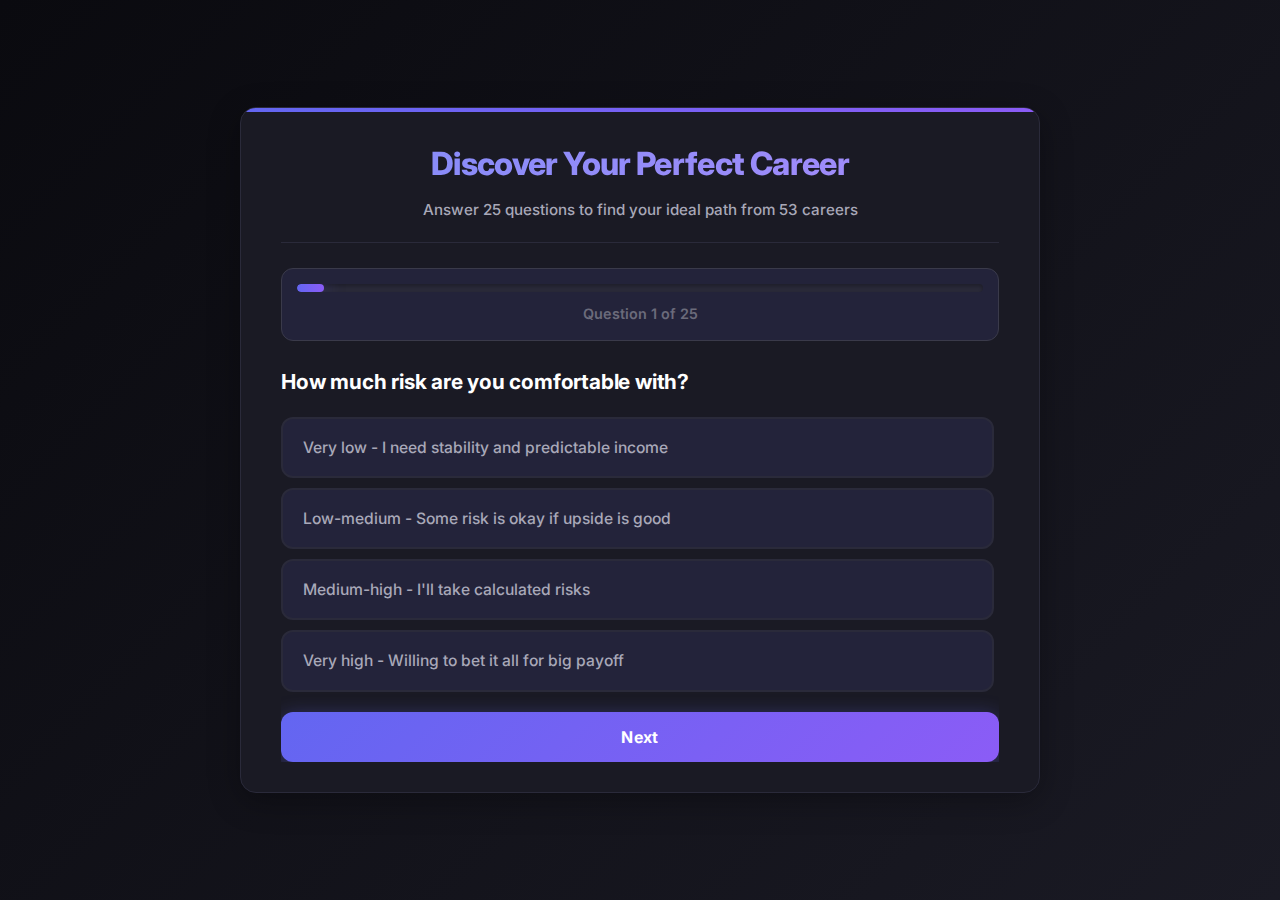
<file: quiz-new.html>
<!DOCTYPE html>
<html lang="en">
<head>
  <meta charset="UTF-8">
  <meta name="viewport" content="width=device-width, initial-scale=1.0, maximum-scale=1.0, user-scalable=no">
  <title>Break the Cycle Quiz - Discover Your Path</title>
  <link rel="preconnect" href="https://fonts.googleapis.com">
  <link rel="preconnect" href="https://fonts.gstatic.com" crossorigin>
  <link href="https://fonts.googleapis.com/css2?family=Inter:wght@400;500;600;700;800&display=swap" rel="stylesheet">
  <script src="quiz-paths.js"></script>
  <style>
    :root {
      --primary: #6366f1;
      --primary-light: #818cf8;
      --accent: #8b5cf6;
      --accent-light: #a78bfa;
      --bg-dark: #0a0a0f;
      --bg-card: #1a1a24;
      --bg-elevated: #23233a;
      --text-primary: #ffffff;
      --text-secondary: #a8a8b8;
      --text-muted: #6b6b7b;
      --border: #2a2a3a;
      --border-light: #3a3a4a;
      --radius-sm: 8px;
      --radius-md: 12px;
      --radius-lg: 16px;
      --shadow: 0 8px 32px rgba(0, 0, 0, 0.3);
      --shadow-hover: 0 12px 40px rgba(99, 102, 241, 0.25);
    }

    * { margin: 0; padding: 0; box-sizing: border-box; }
    
    html {
      margin: 0;
      padding: 0;
      background: var(--bg-dark);
    }
    
    button, input[type="radio"] + label {
      -webkit-tap-highlight-color: rgba(99, 102, 241, 0.2);
      touch-action: manipulation;
    }

    body {
      font-family: 'Inter', -apple-system, BlinkMacSystemFont, 'Segoe UI', sans-serif;
      background: linear-gradient(135deg, #0a0a0f 0%, #1a1a24 25%, #16213e 50%, #1a1a24 75%, #0a0a0f 100%);
      background-size: 400% 400%;
      animation: gradientShift 5s ease infinite;
      color: var(--text-primary);
      min-height: 100vh;
      display: flex;
      align-items: center;
      justify-content: center;
      padding: 20px;
      line-height: 1.6;
    }

    .container {
      max-width: 800px;
      width: 100%;
      background: var(--bg-card);
      border: 1px solid var(--border);
      border-radius: var(--radius-lg);
      padding: 30px 40px;
      box-shadow: var(--shadow);
      position: relative;
      overflow: hidden;
      max-height: 95vh;
      display: flex;
      flex-direction: column;
    }

    .container::before {
      content: '';
      position: absolute;
      top: 0;
      left: 0;
      right: 0;
      height: 4px;
      background: linear-gradient(90deg, var(--primary) 0%, var(--accent) 100%);
    }

    .header { 
      text-align: center; 
      margin-bottom: 25px;
      padding-bottom: 20px;
      border-bottom: 1px solid var(--border);
    }

    .header h1 {
      font-size: 2rem;
      margin-bottom: 8px;
      background: linear-gradient(135deg, var(--primary-light) 0%, var(--accent-light) 50%, var(--primary-light) 100%);
      background-size: 200% 200%;
      animation: gradientShift 5s ease infinite;
      -webkit-background-clip: text;
      -webkit-text-fill-color: transparent;
      background-clip: text;
      font-weight: 800;
      letter-spacing: -0.02em;
    }

    .header p { 
      color: var(--text-secondary); 
      font-size: 0.95rem;
      font-weight: 500;
    }

    .progress-container { 
      margin-bottom: 25px;
      padding: 15px;
      background: var(--bg-elevated);
      border-radius: var(--radius-md);
      border: 1px solid var(--border-light);
      flex-shrink: 0;
    }

    .progress-bar {
      width: 100%;
      height: 8px;
      background: var(--border);
      border-radius: 10px;
      overflow: hidden;
      margin-bottom: 10px;
      box-shadow: inset 0 2px 4px rgba(0, 0, 0, 0.3);
    }

    .progress-fill {
      height: 100%;
      background: linear-gradient(90deg, var(--primary) 0%, var(--accent) 100%);
      transition: width 0.5s cubic-bezier(0.4, 0, 0.2, 1);
      border-radius: 10px;
      width: 10%;
      box-shadow: 0 0 20px rgba(99, 102, 241, 0.5);
    }

    .progress-text { 
      text-align: center; 
      color: var(--text-muted); 
      font-size: 0.9rem;
      font-weight: 600;
    }

    #quizForm {
      flex: 1;
      display: flex;
      flex-direction: column;
      overflow: hidden;
    }

    .step { 
      display: none;
      flex: 1;
      flex-direction: column;
    }
    .step.active { 
      display: flex; 
      animation: fadeInUp 0.6s cubic-bezier(0.4, 0, 0.2, 1); 
    }

    @keyframes fadeInUp {
      from { opacity: 0; transform: translateY(30px); }
      to { opacity: 1; transform: translateY(0); }
    }
    
    @keyframes gradientShift {
      0% { background-position: 0% 50%; }
      50% { background-position: 100% 50%; }
      100% { background-position: 0% 50%; }
    }

    .step h3 {
      font-size: 1.3rem;
      margin-bottom: 20px;
      color: var(--text-primary);
      line-height: 1.5;
      font-weight: 700;
      letter-spacing: -0.01em;
      flex-shrink: 0;
    }

    .options { 
      display: flex; 
      flex-direction: column; 
      gap: 10px; 
      margin-bottom: 20px;
      flex: 0 1 auto;
      overflow-y: auto;
      padding-right: 5px;
    }

    .options::-webkit-scrollbar {
      width: 6px;
    }

    .options::-webkit-scrollbar-track {
      background: var(--bg-elevated);
      border-radius: 10px;
    }

    .options::-webkit-scrollbar-thumb {
      background: var(--border-light);
      border-radius: 10px;
    }

    .options::-webkit-scrollbar-thumb:hover {
      background: var(--primary);
    }

    .option { position: relative; }
    .option input[type="radio"] { position: absolute; opacity: 0; cursor: pointer; }
    
    .option label {
      display: block;
      padding: 16px 20px;
      background: var(--bg-elevated);
      border: 2px solid var(--border);
      border-radius: var(--radius-md);
      cursor: pointer;
      transition: all 0.3s cubic-bezier(0.4, 0, 0.2, 1);
      color: var(--text-secondary);
      font-weight: 500;
      font-size: 0.98rem;
      position: relative;
      overflow: hidden;
    }

    .option label::before {
      content: '';
      position: absolute;
      left: 0;
      top: 0;
      bottom: 0;
      width: 4px;
      background: linear-gradient(135deg, var(--primary) 0%, var(--accent) 100%);
      transform: scaleY(0);
      transition: transform 0.3s ease;
    }

    .option input[type="radio"]:checked + label::before {
      transform: scaleY(1);
    }

    .option input[type="radio"]:checked + label {
      background: linear-gradient(135deg, rgba(99, 102, 241, 0.2) 0%, rgba(139, 92, 246, 0.2) 100%);
      border-color: var(--primary);
      color: var(--text-primary);
      box-shadow: 0 4px 20px rgba(99, 102, 241, 0.3);
    }

    .option label:hover { 
      border-color: var(--primary-light); 
      background: rgba(99, 102, 241, 0.08);
    }

    .btn {
      width: 100%;
      padding: 15px;
      background: linear-gradient(135deg, var(--primary) 0%, var(--accent) 100%);
      color: var(--text-primary);
      border: none;
      border-radius: var(--radius-md);
      font-weight: 700;
      font-size: 1rem;
      cursor: pointer;
      transition: all 0.3s cubic-bezier(0.4, 0, 0.2, 1);
      font-family: inherit;
      letter-spacing: 0.02em;
      box-shadow: 0 4px 20px rgba(99, 102, 241, 0.4);
      flex-shrink: 0;
    }

    .btn:hover { 
      transform: translateY(-3px); 
      box-shadow: var(--shadow-hover);
    }

    .btn:active { transform: translateY(-1px); }

    .results { 
      display: none;
      overflow-y: auto;
      max-height: calc(95vh - 80px);
      padding-right: 10px;
    }
    .results.active { display: block; animation: fadeInUp 0.7s cubic-bezier(0.4, 0, 0.2, 1); }
    
    .results::-webkit-scrollbar {
      width: 8px;
    }

    .results::-webkit-scrollbar-track {
      background: var(--bg-elevated);
      border-radius: 10px;
    }

    .results::-webkit-scrollbar-thumb {
      background: var(--border-light);
      border-radius: 10px;
    }

    .results::-webkit-scrollbar-thumb:hover {
      background: var(--primary);
    }
    
    .results h2 { 
      font-size: 4rem; 
      margin-bottom: 15px;
      filter: drop-shadow(0 4px 8px rgba(0, 0, 0, 0.3));
      text-align: center;
    }

    .career-path {
      background: var(--bg-elevated);
      border: 2px solid var(--border-light);
      border-radius: var(--radius-lg);
      padding: 25px;
      margin-bottom: 25px;
      position: relative;
      overflow: hidden;
    }

    .career-path::before {
      content: '';
      position: absolute;
      top: 0;
      left: 0;
      right: 0;
      height: 3px;
      background: linear-gradient(90deg, var(--primary) 0%, var(--accent) 100%);
    }

    .career-path.rank-1 {
      border-color: var(--primary);
      box-shadow: 0 8px 32px rgba(99, 102, 241, 0.3);
    }

    .career-path.rank-2 {
      border-color: var(--accent-light);
      opacity: 0.95;
    }

    .career-path.rank-3 {
      opacity: 0.9;
    }

    .career-header {
      display: flex;
      align-items: center;
      margin-bottom: 15px;
      gap: 15px;
    }

    .career-emoji {
      font-size: 3rem;
      filter: drop-shadow(0 2px 4px rgba(0, 0, 0, 0.3));
    }

    .career-title {
      flex: 1;
    }

    .career-name {
      font-size: 1.8rem;
      background: linear-gradient(135deg, var(--primary-light) 0%, var(--accent-light) 100%);
      -webkit-background-clip: text;
      -webkit-text-fill-color: transparent;
      background-clip: text;
      font-weight: 800;
      letter-spacing: -0.02em;
      margin-bottom: 5px;
    }

    .career-category {
      color: var(--text-muted);
      font-size: 0.9rem;
      font-weight: 600;
      text-transform: uppercase;
      letter-spacing: 0.05em;
    }

    .match-score {
      background: linear-gradient(135deg, var(--primary) 0%, var(--accent) 100%);
      color: white;
      padding: 8px 16px;
      border-radius: 20px;
      font-weight: 700;
      font-size: 0.95rem;
    }

    .career-description {
      color: var(--text-secondary);
      font-size: 1.05rem;
      line-height: 1.7;
      margin-bottom: 20px;
    }

    .career-stats {
      display: grid;
      grid-template-columns: repeat(auto-fit, minmax(200px, 1fr));
      gap: 15px;
      margin-bottom: 20px;
    }

    .stat-box {
      background: var(--bg-card);
      padding: 15px;
      border-radius: var(--radius-md);
      border: 1px solid var(--border);
    }

    .stat-label {
      color: var(--text-muted);
      font-size: 0.85rem;
      font-weight: 600;
      text-transform: uppercase;
      letter-spacing: 0.05em;
      margin-bottom: 5px;
    }

    .stat-value {
      color: var(--text-primary);
      font-size: 1.1rem;
      font-weight: 700;
    }

    .career-details {
      background: var(--bg-card);
      border-radius: var(--radius-md);
      padding: 20px;
      margin-bottom: 15px;
    }

    .career-details h4 {
      color: var(--accent-light);
      font-size: 1.1rem;
      margin-bottom: 12px;
      font-weight: 700;
    }

    .career-details p {
      color: var(--text-secondary);
      line-height: 1.7;
      font-size: 0.98rem;
    }

    .back-btn {
      background: var(--bg-elevated);
      border: 2px solid var(--primary);
      color: var(--primary-light);
      margin-top: 15px;
      text-decoration: none;
      display: inline-block;
      width: auto;
      padding: 14px 35px;
      font-weight: 600;
      text-align: center;
    }

    .back-btn:hover { 
      background: var(--primary); 
      color: var(--text-primary);
      border-color: var(--primary);
    }

    @media (max-width: 768px) {
      .career-stats {
        grid-template-columns: 1fr 1fr;
      }
      .career-emoji {
        font-size: 2.5rem;
      }
      .career-name {
        font-size: 1.5rem;
      }
      .match-score {
        font-size: 0.85rem;
        padding: 6px 12px;
      }
    }

    @media (max-width: 600px) {
      body { 
        padding: 0; 
        overflow: hidden; 
        height: 100vh;
      }
      .container { 
        padding: 15px 20px; 
        height: 100vh;
        max-height: 100vh;
        border-radius: 0;
        border: none;
        box-shadow: none;
      }
      .container::before {
        height: 3px;
      }
      .header { margin-bottom: 12px; padding-bottom: 12px; }
      .header h1 { font-size: 1.5rem; margin-bottom: 5px; }
      .header p { font-size: 0.9rem; }
      .progress-container { padding: 10px; margin-bottom: 12px; }
      .step h3 { font-size: 1.1rem; margin-bottom: 12px; line-height: 1.4; }
      .options { gap: 8px; margin-bottom: 12px; }
      .option label { 
        padding: 12px 14px; 
        font-size: 0.9rem;
        line-height: 1.3;
        min-height: 44px;
        display: flex;
        align-items: center;
      }
      .btn { 
        padding: 14px; 
        font-size: 0.95rem;
        min-height: 48px;
      }
      .results { padding-right: 5px; }
      .career-path { padding: 20px 15px; }
      .career-header { flex-direction: column; align-items: flex-start; }
      .career-stats { grid-template-columns: 1fr; gap: 10px; }
    }
    
    @media (max-width: 375px) {
      .container { padding: 12px 15px; }
      .header h1 { font-size: 1.3rem; }
      .step h3 { font-size: 1.05rem; margin-bottom: 10px; }
      .option label { font-size: 0.88rem; padding: 11px 12px; }
      .progress-container { padding: 8px; }
      .options { gap: 6px; }
    }
  </style>
</head>
<body>
  <div class="container">
    <div class="header">
      <h1>Discover Your Perfect Career</h1>
      <p>Answer 25 questions to find your ideal path from 53 careers</p>
    </div>

    <div class="progress-container" id="progressContainer">
      <div class="progress-bar">
        <div class="progress-fill" id="progressFill"></div>
      </div>
      <p class="progress-text">Question <span id="currentQuestion">1</span> of 25</p>
    </div>

    <form id="quizForm">
      <!-- Question 1: Risk Tolerance -->
      <div class="step active" data-step="1">
        <h3>How much risk are you comfortable with?</h3>
        <div class="options">
          <div class="option"><input type="radio" name="q1" value="risk_low" id="q1a"><label for="q1a">Very low - I need stability and predictable income</label></div>
          <div class="option"><input type="radio" name="q1" value="risk_medium" id="q1b"><label for="q1b">Low-medium - Some risk is okay if upside is good</label></div>
          <div class="option"><input type="radio" name="q1" value="risk_high" id="q1c"><label for="q1c">Medium-high - I'll take calculated risks</label></div>
          <div class="option"><input type="radio" name="q1" value="risk_very_high" id="q1d"><label for="q1d">Very high - Willing to bet it all for big payoff</label></div>
        </div>
        <button type="button" class="btn" onclick="nextStep(1)">Next</button>
      </div>

      <!-- Question 2: Income Goals -->
      <div class="step" data-step="2">
        <h3>What's your income goal in 3-5 years?</h3>
        <div class="options">
          <div class="option"><input type="radio" name="q2" value="income_40_70" id="q2a"><label for="q2a">$40-70k/year - Comfortable living</label></div>
          <div class="option"><input type="radio" name="q2" value="income_70_120" id="q2b"><label for="q2b">$70-120k/year - Upper middle class</label></div>
          <div class="option"><input type="radio" name="q2" value="income_120_250" id="q2c"><label for="q2c">$120-250k/year - Six figures+</label></div>
          <div class="option"><input type="radio" name="q2" value="income_250_plus" id="q2d"><label for="q2d">$250k+/year - High earner</label></div>
        </div>
        <button type="button" class="btn" onclick="nextStep(2)">Next</button>
      </div>

      <!-- Question 3: Education Willingness -->
      <div class="step" data-step="3">
        <h3>How do you feel about more school/training?</h3>
        <div class="options">
          <div class="option"><input type="radio" name="q3" value="edu_none" id="q3a"><label for="q3a">No more school - I'm done with education</label></div>
          <div class="option"><input type="radio" name="q3" value="edu_short" id="q3b"><label for="q3b">Quick training (3-12 months) is fine</label></div>
          <div class="option"><input type="radio" name="q3" value="edu_degree" id="q3c"><label for="q3c">2-4 year degree is doable</label></div>
          <div class="option"><input type="radio" name="q3" value="edu_long" id="q3d"><label for="q3d">I'll do whatever it takes - even 7+ years</label></div>
        </div>
        <button type="button" class="btn" onclick="nextStep(3)">Next</button>
      </div>

      <!-- Question 4: Startup Capital -->
      <div class="step" data-step="4">
        <h3>How much startup capital do you have access to?</h3>
        <div class="options">
          <div class="option"><input type="radio" name="q4" value="capital_0_1k" id="q4a"><label for="q4a">Under $1k - basically nothing</label></div>
          <div class="option"><input type="radio" name="q4" value="capital_1_10k" id="q4b"><label for="q4b">$1-10k - some savings</label></div>
          <div class="option"><input type="radio" name="q4" value="capital_10_50k" id="q4c"><label for="q4c">$10-50k - decent amount saved/borrowed</label></div>
          <div class="option"><input type="radio" name="q4" value="capital_50k_plus" id="q4d"><label for="q4d">$50k+ - significant capital</label></div>
        </div>
        <button type="button" class="btn" onclick="nextStep(4)">Next</button>
      </div>

      <!-- Question 5: Camera/Social Media Comfort -->
      <div class="step" data-step="5">
        <h3>How do you feel about being on camera/social media?</h3>
        <div class="options">
          <div class="option"><input type="radio" name="q5" value="camera_love" id="q5a"><label for="q5a">Love it - I'm comfortable creating content</label></div>
          <div class="option"><input type="radio" name="q5" value="camera_okay" id="q5b"><label for="q5b">I could do it - not my first choice but okay</label></div>
          <div class="option"><input type="radio" name="q5" value="camera_no" id="q5c"><label for="q5c">Prefer not - would rather stay behind the scenes</label></div>
          <div class="option"><input type="radio" name="q5" value="camera_never" id="q5d"><label for="q5d">Absolutely not - I value privacy</label></div>
        </div>
        <button type="button" class="btn" onclick="nextStep(5)">Next</button>
      </div>

      <!-- Question 6: Sales Skills -->
      <div class="step" data-step="6">
        <h3>How are your sales/persuasion skills?</h3>
        <div class="options">
          <div class="option"><input type="radio" name="q6" value="sales_high" id="q6a"><label for="q6a">Natural - I can sell anything</label></div>
          <div class="option"><input type="radio" name="q6" value="sales_medium" id="q6b"><label for="q6b">Pretty good - I can convince people</label></div>
          <div class="option"><input type="radio" name="q6" value="sales_low" id="q6c"><label for="q6c">Average - not my strength</label></div>
          <div class="option"><input type="radio" name="q6" value="sales_none" id="q6d"><label for="q6d">Bad - I hate selling</label></div>
        </div>
        <button type="button" class="btn" onclick="nextStep(6)">Next</button>
      </div>

      <!-- Question 7: Technical Aptitude -->
      <div class="step" data-step="7">
        <h3>How technical/analytical are you?</h3>
        <div class="options">
          <div class="option"><input type="radio" name="q7" value="tech_high" id="q7a"><label for="q7a">Very - I love data, systems, tech</label></div>
          <div class="option"><input type="radio" name="q7" value="tech_medium" id="q7b"><label for="q7b">Somewhat - I can learn technical stuff</label></div>
          <div class="option"><input type="radio" name="q7" value="tech_low" id="q7c"><label for="q7c">Not really - prefer creative/people work</label></div>
          <div class="option"><input type="radio" name="q7" value="tech_none" id="q7d"><label for="q7d">Not at all - tech confuses me</label></div>
        </div>
        <button type="button" class="btn" onclick="nextStep(7)">Next</button>
      </div>

      <!-- Question 8: Creativity -->
      <div class="step" data-step="8">
        <h3>How creative/artistic are you?</h3>
        <div class="options">
          <div class="option"><input type="radio" name="q8" value="creative_high" id="q8a"><label for="q8a">Very - design, art, content creation is my thing</label></div>
          <div class="option"><input type="radio" name="q8" value="creative_medium" id="q8b"><label for="q8b">Somewhat - I have creative ideas</label></div>
          <div class="option"><input type="radio" name="q8" value="creative_low" id="q8c"><label for="q8c">Not really - I'm more logical</label></div>
          <div class="option"><input type="radio" name="q8" value="creative_none" id="q8d"><label for="q8d">Not at all - creativity isn't my strength</label></div>
        </div>
        <button type="button" class="btn" onclick="nextStep(8)">Next</button>
      </div>

      <!-- Question 9: People vs Solo -->
      <div class="step" data-step="9">
        <h3>Do you prefer working with people or alone?</h3>
        <div class="options">
          <div class="option"><input type="radio" name="q9" value="people_love" id="q9a"><label for="q9a">Love people - social interaction energizes me</label></div>
          <div class="option"><input type="radio" name="q9" value="people_medium" id="q9b"><label for="q9b">Some interaction is good</label></div>
          <div class="option"><input type="radio" name="q9" value="people_low" id="q9c"><label for="q9c">Prefer solo work</label></div>
          <div class="option"><input type="radio" name="q9" value="people_none" id="q9d"><label for="q9d">Alone 100% - people drain me</label></div>
        </div>
        <button type="button" class="btn" onclick="nextStep(9)">Next</button>
      </div>

      <!-- Question 10: Physical Capability -->
      <div class="step" data-step="10">
        <h3>How physically capable/fit are you?</h3>
        <div class="options">
          <div class="option"><input type="radio" name="q10" value="physical_high" id="q10a"><label for="q10a">Very fit - physical work doesn't bother me</label></div>
          <div class="option"><input type="radio" name="q10" value="physical_medium" id="q10b"><label for="q10b">Average fitness - can handle some physical work</label></div>
          <div class="option"><input type="radio" name="q10" value="physical_low" id="q10c"><label for="q10c">Prefer low physical demand</label></div>
          <div class="option"><input type="radio" name="q10" value="physical_none" id="q10d"><label for="q10d">Need desk work - physical labor isn't for me</label></div>
        </div>
        <button type="button" class="btn" onclick="nextStep(10)">Next</button>
      </div>

      <!-- Question 11: Work Schedule -->
      <div class="step" data-step="11">
        <h3>What work schedule appeals to you?</h3>
        <div class="options">
          <div class="option"><input type="radio" name="q11" value="schedule_flexible" id="q11a"><label for="q11a">Flexible/remote - work from anywhere, my hours</label></div>
          <div class="option"><input type="radio" name="q11" value="schedule_structured" id="q11b"><label for="q11b">Structured but good hours - 9-5 type</label></div>
          <div class="option"><input type="radio" name="q11" value="schedule_intense" id="q11c"><label for="q11c">Intense but lucrative - long hours, high pay</label></div>
          <div class="option"><input type="radio" name="q11" value="schedule_unique" id="q11d"><label for="q11d">Unique schedule - 24-hour shifts then days off</label></div>
        </div>
        <button type="button" class="btn" onclick="nextStep(11)">Next</button>
      </div>

      <!-- Question 12: Time to First Dollar -->
      <div class="step" data-step="12">
        <h3>How soon do you need to start earning money?</h3>
        <div class="options">
          <div class="option"><input type="radio" name="q12" value="time_fast" id="q12a"><label for="q12a">Need money ASAP - within 1-3 months</label></div>
          <div class="option"><input type="radio" name="q12" value="time_medium" id="q12b"><label for="q12b">6-12 months is fine</label></div>
          <div class="option"><input type="radio" name="q12" value="time_long" id="q12c"><label for="q12c">1-3 years okay - playing long game</label></div>
          <div class="option"><input type="radio" name="q12" value="time_very_long" id="q12d"><label for="q12d">5+ years is fine - this is a career</label></div>
        </div>
        <button type="button" class="btn" onclick="nextStep(12)">Next</button>
      </div>

      <!-- Question 13: College Debt -->
      <div class="step" data-step="13">
        <h3>How do you feel about taking on college debt?</h3>
        <div class="options">
          <div class="option"><input type="radio" name="q13" value="debt_existing" id="q13a"><label for="q13a">Already have it - doesn't matter</label></div>
          <div class="option"><input type="radio" name="q13" value="debt_okay" id="q13b"><label for="q13b">Worth it for the right career</label></div>
          <div class="option"><input type="radio" name="q13" value="debt_some" id="q13c"><label for="q13c">Some debt okay but not $100k+</label></div>
          <div class="option"><input type="radio" name="q13" value="debt_none" id="q13d"><label for="q13d">Absolutely no debt - won't do it</label></div>
        </div>
        <button type="button" class="btn" onclick="nextStep(13)">Next</button>
      </div>

      <!-- Question 14: Client Facing -->
      <div class="step" data-step="14">
        <h3>How do you feel about client-facing work?</h3>
        <div class="options">
          <div class="option"><input type="radio" name="q14" value="clients_love" id="q14a"><label for="q14a">Love clients - customer service is my thing</label></div>
          <div class="option"><input type="radio" name="q14" value="clients_okay" id="q14b"><label for="q14b">Some client work is fine</label></div>
          <div class="option"><input type="radio" name="q14" value="clients_minimal" id="q14c"><label for="q14c">Minimal client interaction preferred</label></div>
          <div class="option"><input type="radio" name="q14" value="clients_none" id="q14d"><label for="q14d">No clients - I want to work on systems/products</label></div>
        </div>
        <button type="button" class="btn" onclick="nextStep(14)">Next</button>
      </div>

      <!-- Question 15: Leadership -->
      <div class="step" data-step="15">
        <h3>Do you want to lead teams or work independently?</h3>
        <div class="options">
          <div class="option"><input type="radio" name="q15" value="leader_yes" id="q15a"><label for="q15a">Want to lead teams - management appeals to me</label></div>
          <div class="option"><input type="radio" name="q15" value="leader_maybe" id="q15b"><label for="q15b">Maybe eventually but not required</label></div>
          <div class="option"><input type="radio" name="q15" value="leader_no" id="q15c"><label for="q15c">Prefer to work independently</label></div>
          <div class="option"><input type="radio" name="q15" value="leader_never" id="q15d"><label for="q15d">Definitely no management - just want to do the work</label></div>
        </div>
        <button type="button" class="btn" onclick="nextStep(15)">Next</button>
      </div>

      <!-- Question 16: Variety -->
      <div class="step" data-step="16">
        <h3>Do you prefer repetitive work or always different?</h3>
        <div class="options">
          <div class="option"><input type="radio" name="q16" value="variety_high" id="q16a"><label for="q16a">Love variety - every day different</label></div>
          <div class="option"><input type="radio" name="q16" value="variety_medium" id="q16b"><label for="q16b">Some variety is good</label></div>
          <div class="option"><input type="radio" name="q16" value="variety_low" id="q16c"><label for="q16c">Repetitive is fine if it pays well</label></div>
          <div class="option"><input type="radio" name="q16" value="variety_none" id="q16d"><label for="q16d">Actually prefer routine</label></div>
        </div>
        <button type="button" class="btn" onclick="nextStep(16)">Next</button>
      </div>

      <!-- Question 17: Making Impact -->
      <div class="step" data-step="17">
        <h3>How important is "making a difference" to you?</h3>
        <div class="options">
          <div class="option"><input type="radio" name="q17" value="impact_critical" id="q17a"><label for="q17a">Critical - need to help people/make impact</label></div>
          <div class="option"><input type="radio" name="q17" value="impact_important" id="q17b"><label for="q17b">Important - would be nice</label></div>
          <div class="option"><input type="radio" name="q17" value="impact_some" id="q17c"><label for="q17c">Somewhat - not main priority</label></div>
          <div class="option"><input type="radio" name="q17" value="impact_none" id="q17d"><label for="q17d">Don't care - just want money</label></div>
        </div>
        <button type="button" class="btn" onclick="nextStep(17)">Next</button>
      </div>

      <!-- Question 18: Travel -->
      <div class="step" data-step="18">
        <h3>How do you feel about traveling for work?</h3>
        <div class="options">
          <div class="option"><input type="radio" name="q18" value="travel_love" id="q18a"><label for="q18a">Love it - travel appeals to me</label></div>
          <div class="option"><input type="radio" name="q18" value="travel_some" id="q18b"><label for="q18b">Occasional travel is fine</label></div>
          <div class="option"><input type="radio" name="q18" value="travel_minimal" id="q18c"><label for="q18c">Prefer to stay local</label></div>
          <div class="option"><input type="radio" name="q18" value="travel_none" id="q18d"><label for="q18d">No travel - want to be home</label></div>
        </div>
        <button type="button" class="btn" onclick="nextStep(18)">Next</button>
      </div>

      <!-- Question 19: Job Security -->
      <div class="step" data-step="19">
        <h3>Job security or unlimited upside?</h3>
        <div class="options">
          <div class="option"><input type="radio" name="q19" value="security_high" id="q19a"><label for="q19a">Security 100% - need stability</label></div>
          <div class="option"><input type="radio" name="q19" value="security_medium" id="q19b"><label for="q19b">Security preferred but some upside</label></div>
          <div class="option"><input type="radio" name="q19" value="security_balanced" id="q19c"><label for="q19c">Balanced - okay with some risk</label></div>
          <div class="option"><input type="radio" name="q19" value="security_low" id="q19d"><label for="q19d">Upside potential - willing to sacrifice security</label></div>
        </div>
        <button type="button" class="btn" onclick="nextStep(19)">Next</button>
      </div>

      <!-- Question 20: Career Path Type -->
      <div class="step" data-step="20">
        <h3>What sounds most appealing to you?</h3>
        <div class="options">
          <div class="option"><input type="radio" name="q20" value="path_entrepreneur" id="q20a"><label for="q20a">Build something from scratch - own business</label></div>
          <div class="option"><input type="radio" name="q20" value="path_corporate" id="q20b"><label for="q20b">Climb corporate ladder - structured career</label></div>
          <div class="option"><input type="radio" name="q20" value="path_trade" id="q20c"><label for="q20c">Skilled trade - master a craft</label></div>
          <div class="option"><input type="radio" name="q20" value="path_creative" id="q20d"><label for="q20d">Creative work - make art/content</label></div>
        </div>
        <button type="button" class="btn" onclick="nextStep(20)">Next</button>
      </div>

      <!-- Question 21: Self Discipline -->
      <div class="step" data-step="21">
        <h3>How disciplined are you without structure?</h3>
        <div class="options">
          <div class="option"><input type="radio" name="q21" value="discipline_high" id="q21a"><label for="q21a">Very - I create my own structure</label></div>
          <div class="option"><input type="radio" name="q21" value="discipline_medium" id="q21b"><label for="q21b">Pretty good - can work independently</label></div>
          <div class="option"><input type="radio" name="q21" value="discipline_low" id="q21c"><label for="q21c">Need some structure</label></div>
          <div class="option"><input type="radio" name="q21" value="discipline_none" id="q21d"><label for="q21d">Need lots of structure/boss telling me what to do</label></div>
        </div>
        <button type="button" class="btn" onclick="nextStep(21)">Next</button>
      </div>

      <!-- Question 22: Chaos Tolerance -->
      <div class="step" data-step="22">
        <h3>How do you handle emergencies and unpredictability?</h3>
        <div class="options">
          <div class="option"><input type="radio" name="q22" value="chaos_thrive" id="q22a"><label for="q22a">I thrive in chaos - bring it on</label></div>
          <div class="option"><input type="radio" name="q22" value="chaos_okay" id="q22b"><label for="q22b">Can handle it</label></div>
          <div class="option"><input type="radio" name="q22" value="chaos_no" id="q22c"><label for="q22c">Prefer predictability</label></div>
          <div class="option"><input type="radio" name="q22" value="chaos_hate" id="q22d"><label for="q22d">Hate unpredictability - need routine</label></div>
        </div>
        <button type="button" class="btn" onclick="nextStep(22)">Next</button>
      </div>

      <!-- Question 23: Prestige -->
      <div class="step" data-step="23">
        <h3>How important is prestige/status to you?</h3>
        <div class="options">
          <div class="option"><input type="radio" name="q23" value="prestige_high" id="q23a"><label for="q23a">Very - I want a respected career</label></div>
          <div class="option"><input type="radio" name="q23" value="prestige_medium" id="q23b"><label for="q23b">Somewhat important</label></div>
          <div class="option"><input type="radio" name="q23" value="prestige_low" id="q23c"><label for="q23c">Don't really care</label></div>
          <div class="option"><input type="radio" name="q23" value="prestige_none" id="q23d"><label for="q23d">Not at all - I do my own thing</label></div>
        </div>
        <button type="button" class="btn" onclick="nextStep(23)">Next</button>
      </div>

      <!-- Question 24: Hands vs Brain -->
      <div class="step" data-step="24">
        <h3>Do you prefer working with your hands or your brain?</h3>
        <div class="options">
          <div class="option"><input type="radio" name="q24" value="work_hands" id="q24a"><label for="q24a">Hands - I love physical/craft work</label></div>
          <div class="option"><input type="radio" name="q24" value="work_both" id="q24b"><label for="q24b">Both - mix of physical and mental</label></div>
          <div class="option"><input type="radio" name="q24" value="work_brain" id="q24c"><label for="q24c">Brain - I prefer mental work</label></div>
          <div class="option"><input type="radio" name="q24" value="work_desk" id="q24d"><label for="q24d">Computer - I want desk work only</label></div>
        </div>
        <button type="button" class="btn" onclick="nextStep(24)">Next</button>
      </div>

      <!-- Question 25: Patience for Slow Growth -->
      <div class="step" data-step="25">
        <h3>What's your tolerance for slow growth?</h3>
        <div class="options">
          <div class="option"><input type="radio" name="q25" value="patience_high" id="q25a"><label for="q25a">High - I'm patient, playing long game</label></div>
          <div class="option"><input type="radio" name="q25" value="patience_medium" id="q25b"><label for="q25b">Medium - okay with some slow build</label></div>
          <div class="option"><input type="radio" name="q25" value="patience_low" id="q25c"><label for="q25c">Low - need to see results within a year</label></div>
          <div class="option"><input type="radio" name="q25" value="patience_none" id="q25d"><label for="q25d">Very low - need fast wins</label></div>
        </div>
        <button type="submit" class="btn">See My Results</button>
      </div>
    </form>

    <div class="results" id="results">
      <h2>🎯</h2>
      <h1 style="text-align: center; margin-bottom: 15px; background: linear-gradient(135deg, var(--primary-light) 0%, var(--accent-light) 100%); -webkit-background-clip: text; -webkit-text-fill-color: transparent; font-size: 2rem;">Your Perfect Career Matches</h1>
      <p style="text-align: center; color: var(--text-secondary); margin-bottom: 40px; font-size: 1.05rem;">Based on your answers, here are your top 3 career paths (out of 53 analyzed)</p>
      
      <div id="careerResults"></div>

      <div style="text-align: center; margin-top: 30px;">
        <a href="index.html" class="btn back-btn">← Back to Home</a>
        <button class="btn" onclick="retakeQuiz()" style="margin-top: 15px;">Retake Quiz</button>
      </div>
    </div>
  </div>

  <script>
    let currentStep = 1;
    const totalSteps = 25;

    function updateProgress() {
      document.getElementById('currentQuestion').textContent = currentStep;
      document.getElementById('progressFill').style.width = `${(currentStep / totalSteps) * 100}%`;
    }

    function nextStep(step) {
      const currentQuestion = document.querySelector(`input[name="q${step}"]:checked`);
      if (!currentQuestion) {
        alert('Please select an answer');
        return;
      }

      document.querySelector(`[data-step="${step}"]`).classList.remove('active');
      currentStep = step + 1;
      document.querySelector(`[data-step="${currentStep}"]`).classList.add('active');
      updateProgress();
      window.scrollTo({top: 0, behavior: 'smooth'});
    }

    function retakeQuiz() {
      document.getElementById('quizForm').reset();
      document.getElementById('results').classList.remove('active');
      document.getElementById('quizForm').style.display = 'block';
      document.getElementById('progressContainer').style.display = 'block';
      document.querySelectorAll('.step').forEach(s => s.classList.remove('active'));
      document.querySelector('[data-step="1"]').classList.add('active');
      currentStep = 1;
      updateProgress();
      window.scrollTo({top: 0, behavior: 'smooth'});
    }

    // SCORING ALGORITHM
    document.getElementById('quizForm').addEventListener('submit', function(e) {
      e.preventDefault();
      
      if (!document.querySelector('input[name="q25"]:checked')) {
        alert('Please select an answer');
        return;
      }

      // Collect answers
      const answers = {};
      for (let i = 1; i <= 25; i++) {
        const selected = document.querySelector(`input[name="q${i}"]:checked`);
        if (selected) {
          answers[`q${i}`] = selected.value;
        }
      }

      // Score all 53 paths
      const scoredPaths = scoreAllPaths(answers);
      
      // Get top 3
      const top3 = scoredPaths.slice(0, 3);

      // Display results
      displayResults(top3);
    });

    function scoreAllPaths(answers) {
      const scores = [];
      
      // Iterate through all career paths
      for (const [key, path] of Object.entries(lifePaths)) {
        let score = 0;
        let maxScore = 0;

        // Risk tolerance scoring
        const risk = answers.q1;
        maxScore += 10;
        if (path.riskLevel === 'very low' && risk === 'risk_low') score += 10;
        else if (path.riskLevel === 'low' && (risk === 'risk_low' || risk === 'risk_medium')) score += 8;
        else if (path.riskLevel === 'medium' && (risk === 'risk_medium' || risk === 'risk_high')) score += 8;
        else if (path.riskLevel === 'high' && (risk === 'risk_high' || risk === 'risk_very_high')) score += 8;
        else if (path.riskLevel === 'very high' && risk === 'risk_very_high') score += 10;
        else score += 3;

        // Income goals scoring
        const income = answers.q2;
        const pathIncome = path.incomeRange;
        const avgIncome = (pathIncome[0] + pathIncome[1]) / 2;
        maxScore += 10;
        if (income === 'income_40_70' && avgIncome <= 70000) score += 10;
        else if (income === 'income_70_120' && avgIncome >= 60000 && avgIncome <= 150000) score += 10;
        else if (income === 'income_120_250' && avgIncome >= 100000 && avgIncome <= 300000) score += 10;
        else if (income === 'income_250_plus' && avgIncome >= 200000) score += 10;
        else score += 4;

        // Education willingness scoring
        const edu = answers.q3;
        maxScore += 10;
        if (path.educationRequired === 'none' && edu === 'edu_none') score += 10;
        else if (path.educationRequired.includes('month') && (edu === 'edu_short' || edu === 'edu_none')) score += 9;
        else if (path.educationRequired.includes('degree') && (edu === 'edu_degree' || edu === 'edu_long')) score += 9;
        else if (path.educationRequired.includes('school') && edu === 'edu_long') score += 10;
        else score += 4;

        // Startup capital scoring
        const capital = answers.q4;
        const pathCapital = path.startupCost;
        const maxCapital = Array.isArray(pathCapital) ? pathCapital[1] : pathCapital;
        maxScore += 10;
        if (capital === 'capital_0_1k' && maxCapital <= 1000) score += 10;
        else if (capital === 'capital_1_10k' && maxCapital <= 10000) score += 10;
        else if (capital === 'capital_10_50k' && maxCapital <= 50000) score += 10;
        else if (capital === 'capital_50k_plus' && maxCapital >= 50000) score += 10;
        else if (capital === 'capital_0_1k' && maxCapital <= 5000) score += 6;
        else score += 3;

        // Camera comfort (for content creation paths)
        const camera = answers.q5;
        const isContentPath = path.category === 'Content Creation' || path.category === 'Digital Marketing';
        maxScore += 8;
        if (isContentPath && camera === 'camera_love') score += 8;
        else if (isContentPath && camera === 'camera_okay') score += 5;
        else if (!isContentPath && (camera === 'camera_no' || camera === 'camera_never')) score += 8;
        else score += 4;

        // Sales skills
        const sales = answers.q6;
        const needsSales = path.category === 'Sales' || path.skillsRequired?.includes('sales') || 
                          path.skillsRequired?.includes('client management') || path.category === 'Business';
        maxScore += 8;
        if (needsSales && (sales === 'sales_high' || sales === 'sales_medium')) score += 8;
        else if (!needsSales && (sales === 'sales_low' || sales === 'sales_none')) score += 8;
        else score += 4;

        // Technical aptitude
        const tech = answers.q7;
        const isTechPath = path.category === 'Technology' || path.category === 'Tech/Design';
        maxScore += 8;
        if (isTechPath && (tech === 'tech_high' || tech === 'tech_medium')) score += 8;
        else if (!isTechPath && (tech === 'tech_low' || tech === 'tech_none')) score += 8;
        else score += 4;

        // Creativity
        const creative = answers.q8;
        const isCreativePath = path.category === 'Creative' || path.category === 'Creative/Tech' || 
                              path.category === 'Content Creation' || path.category === 'Creative/Personal Services';
        maxScore += 8;
        if (isCreativePath && (creative === 'creative_high' || creative === 'creative_medium')) score += 8;
        else if (!isCreativePath && (creative === 'creative_low' || creative === 'creative_none')) score += 8;
        else score += 4;

        // People vs solo
        const people = answers.q9;
        const isPeoplePath = path.category === 'Personal Services' || path.category === 'Health & Wellness' ||
                            path.category === 'Healthcare' || path.category === 'Sales' ||
                            path.category === 'Education' || path.category === 'Public Service';
        maxScore += 8;
        if (isPeoplePath && (people === 'people_love' || people === 'people_medium')) score += 8;
        else if (!isPeoplePath && (people === 'people_low' || people === 'people_none')) score += 8;
        else score += 4;

        // Physical capability
        const physical = answers.q10;
        const physDemand = path.physicalDemand;
        maxScore += 8;
        if (physDemand === 'very high' && physical === 'physical_high') score += 8;
        else if (physDemand === 'high' && (physical === 'physical_high' || physical === 'physical_medium')) score += 8;
        else if (physDemand === 'medium' && physical !== 'physical_none') score += 8;
        else if ((physDemand === 'low' || physDemand === 'very low') && (physical === 'physical_low' || physical === 'physical_none')) score += 8;
        else score += 4;

        // Q11: Work Schedule
        const schedule = answers.q11;
        const isRemoteFriendly = path.category === 'Content Creation' || path.category === 'Online Business' || 
                                path.category === 'Technology' || path.category === 'Creative' || path.category === 'Digital Marketing';
        const isStructured = path.category === 'Healthcare' || path.category === 'Professional Services' || path.category === 'Education';
        const isIntense = path.category === 'Business' || path.category === 'Finance/Trading' || (path.incomeRange[1] > 200000);
        const isUnique = path.category === 'Public Service' || path.category === 'Transportation';
        maxScore += 6;
        if (schedule === 'schedule_flexible' && isRemoteFriendly) score += 6;
        else if (schedule === 'schedule_structured' && isStructured) score += 6;
        else if (schedule === 'schedule_intense' && isIntense) score += 6;
        else if (schedule === 'schedule_unique' && isUnique) score += 6;
        else score += 3;

        // Q12: Time to First Dollar
        const timeNeeded = answers.q12;
        const timeToProfit = path.timeToProfit;
        maxScore += 7;
        if (timeNeeded === 'time_fast' && (timeToProfit.includes('1-3') || timeToProfit.includes('immediate'))) score += 7;
        else if (timeNeeded === 'time_medium' && (timeToProfit.includes('6') || timeToProfit.includes('12'))) score += 7;
        else if (timeNeeded === 'time_long' && (timeToProfit.includes('1-3 year') || timeToProfit.includes('2-4'))) score += 7;
        else if (timeNeeded === 'time_very_long' && (timeToProfit.includes('5+') || timeToProfit.includes('4-6'))) score += 7;
        else score += 3;

        // Q13: College Debt Tolerance
        const debtTolerance = answers.q13;
        const requiresDegree = path.educationRequired.includes('degree') || path.educationRequired.includes('school');
        maxScore += 6;
        if ((debtTolerance === 'debt_existing' || debtTolerance === 'debt_okay') && requiresDegree) score += 6;
        else if (debtTolerance === 'debt_some' && !path.educationRequired.includes('medical') && !path.educationRequired.includes('law')) score += 6;
        else if (debtTolerance === 'debt_none' && !requiresDegree) score += 6;
        else score += 2;

        // Q14: Client Facing
        const clientPref = answers.q14;
        const isClientFacing = path.category === 'Personal Services' || path.category === 'Business' || 
                              path.category === 'Professional Services' || path.skillsRequired?.includes('client management');
        maxScore += 7;
        if (clientPref === 'clients_love' && isClientFacing) score += 7;
        else if (clientPref === 'clients_okay' && (isClientFacing || !isClientFacing)) score += 5;
        else if (clientPref === 'clients_minimal' && !isClientFacing) score += 7;
        else if (clientPref === 'clients_none' && (path.category === 'Technology' || path.category === 'Content Creation')) score += 7;
        else score += 3;

        // Q15: Leadership
        const leaderPref = answers.q15;
        const hasLeadershipPath = path.category === 'Business' || path.category === 'Construction/Trade' ||
                                 path.name.includes('Manager') || path.name.includes('Owner');
        maxScore += 6;
        if (leaderPref === 'leader_yes' && hasLeadershipPath) score += 6;
        else if (leaderPref === 'leader_maybe') score += 5;
        else if ((leaderPref === 'leader_no' || leaderPref === 'leader_never') && !hasLeadershipPath) score += 6;
        else score += 3;

        // Q16: Variety
        const varietyPref = answers.q16;
        const hasVariety = path.category === 'Content Creation' || path.category === 'Creative' || 
                          path.category === 'Business' || path.category === 'Public Service';
        const isRepetitive = path.category === 'Skilled Trade' || path.category === 'Transportation';
        maxScore += 6;
        if (varietyPref === 'variety_high' && hasVariety) score += 6;
        else if (varietyPref === 'variety_medium') score += 5;
        else if ((varietyPref === 'variety_low' || varietyPref === 'variety_none') && isRepetitive) score += 6;
        else score += 3;

        // Q17: Making Impact
        const impactPref = answers.q17;
        const hasImpact = path.category === 'Healthcare' || path.category === 'Education' || 
                         path.category === 'Public Service' || path.category === 'Health & Wellness';
        maxScore += 7;
        if (impactPref === 'impact_critical' && hasImpact) score += 7;
        else if (impactPref === 'impact_important' && hasImpact) score += 5;
        else if ((impactPref === 'impact_some' || impactPref === 'impact_none') && !hasImpact) score += 7;
        else score += 3;

        // Q18: Travel
        const travelPref = answers.q18;
        const requiresTravel = path.category === 'Transportation' || path.category === 'Sales' || path.name === 'Pilot';
        const canTravel = path.lifestyle === 'location independent' || path.lifestyle === 'flexible location';
        maxScore += 6;
        if (travelPref === 'travel_love' && (requiresTravel || canTravel)) score += 6;
        else if (travelPref === 'travel_some' && !requiresTravel) score += 5;
        else if ((travelPref === 'travel_minimal' || travelPref === 'travel_none') && !requiresTravel) score += 6;
        else score += 3;

        // Q19: Job Security vs Upside
        const securityPref = answers.q19;
        const hasSecurity = path.category === 'Healthcare' || path.category === 'Professional Services' || 
                          path.category === 'Public Service' || path.category === 'Skilled Trade';
        const hasUpside = path.category === 'Online Business' || path.category === 'Content Creation' || 
                         path.category === 'Finance/Trading' || path.category === 'Business';
        maxScore += 8;
        if (securityPref === 'security_high' && hasSecurity) score += 8;
        else if (securityPref === 'security_medium' && hasSecurity) score += 6;
        else if (securityPref === 'security_balanced') score += 6;
        else if (securityPref === 'security_low' && hasUpside) score += 8;
        else score += 3;

        // Q20: Career Path Type
        const pathType = answers.q20;
        maxScore += 9;
        if (pathType === 'path_entrepreneur' && (path.category === 'Online Business' || path.category === 'Business' || path.category === 'Content Creation')) score += 9;
        else if (pathType === 'path_corporate' && (path.category === 'Technology' || path.category === 'Professional Services' || path.category === 'Healthcare')) score += 9;
        else if (pathType === 'path_trade' && path.category === 'Skilled Trade') score += 9;
        else if (pathType === 'path_creative' && (path.category === 'Creative' || path.category === 'Content Creation')) score += 9;
        else score += 4;

        // Q21: Self Discipline
        const discipline = answers.q21;
        const needsDiscipline = path.category === 'Content Creation' || path.category === 'Online Business' || 
                               path.category === 'Finance/Trading' || path.lifestyle === 'location independent';
        maxScore += 7;
        if ((discipline === 'discipline_high' || discipline === 'discipline_medium') && needsDiscipline) score += 7;
        else if ((discipline === 'discipline_low' || discipline === 'discipline_none') && !needsDiscipline) score += 7;
        else score += 3;

        // Q22: Chaos Tolerance
        const chaosTolerance = answers.q22;
        const hasChaos = path.category === 'Public Service' || path.category === 'Business' || 
                        path.category === 'Healthcare' || path.riskLevel === 'high' || path.riskLevel === 'very high';
        maxScore += 6;
        if ((chaosTolerance === 'chaos_thrive' || chaosTolerance === 'chaos_okay') && hasChaos) score += 6;
        else if ((chaosTolerance === 'chaos_no' || chaosTolerance === 'chaos_hate') && !hasChaos) score += 6;
        else score += 3;

        // Q23: Prestige
        const prestigePref = answers.q23;
        const hasPrestige = path.category === 'Healthcare' || path.category === 'Professional Services' || 
                           path.name.includes('Doctor') || path.name.includes('Lawyer') || path.name.includes('Pilot');
        maxScore += 6;
        if (prestigePref === 'prestige_high' && hasPrestige) score += 6;
        else if (prestigePref === 'prestige_medium' && hasPrestige) score += 4;
        else if ((prestigePref === 'prestige_low' || prestigePref === 'prestige_none') && !hasPrestige) score += 6;
        else score += 3;

        // Q24: Hands vs Brain
        const workType = answers.q24;
        const isHandsWork = path.category === 'Skilled Trade' || path.category === 'Construction/Trade' || 
                           path.physicalDemand === 'high' || path.physicalDemand === 'very high';
        const isBrainWork = path.category === 'Technology' || path.category === 'Professional Services' || 
                           path.category === 'Finance/Trading';
        maxScore += 7;
        if (workType === 'work_hands' && isHandsWork) score += 7;
        else if (workType === 'work_both' && !isBrainWork && !isHandsWork) score += 7;
        else if (workType === 'work_brain' && isBrainWork) score += 7;
        else if (workType === 'work_desk' && (path.category === 'Technology' || path.category === 'Online Business')) score += 7;
        else score += 3;

        // Q25: Patience for Slow Growth
        const patience = answers.q25;
        const isSlow = path.timeToProfit.includes('2-4') || path.timeToProfit.includes('4-6') || path.timeToProfit.includes('5+');
        const isFast = path.timeToProfit.includes('immediate') || path.timeToProfit.includes('1-3 month');
        maxScore += 7;
        if ((patience === 'patience_high' || patience === 'patience_medium') && isSlow) score += 7;
        else if ((patience === 'patience_low' || patience === 'patience_none') && isFast) score += 7;
        else score += 4;

        // Calculate percentage
        const percentage = Math.round((score / maxScore) * 100);

        scores.push({
          key: key,
          path: path,
          score: score,
          maxScore: maxScore,
          percentage: percentage
        });
      }

      // Sort by score (descending)
      scores.sort((a, b) => b.percentage - a.percentage);

      return scores;
    }

    function displayResults(top3) {
      document.getElementById('quizForm').style.display = 'none';
      document.getElementById('progressContainer').style.display = 'none';

      const resultsContainer = document.getElementById('careerResults');
      resultsContainer.innerHTML = '';

      top3.forEach((result, index) => {
        const path = result.path;
        const rank = index + 1;
        
        const pathDiv = document.createElement('div');
        pathDiv.className = `career-path rank-${rank}`;
        
        const incomeMin = path.incomeRange[0];
        const incomeMax = path.incomeRange[1];
        const incomeDisplay = `$${(incomeMin/12000).toFixed(0)}-${(incomeMax/12000).toFixed(0)}k/month`;
        
        pathDiv.innerHTML = `
          <div class="career-header">
            <div class="career-emoji">${path.emoji}</div>
            <div class="career-title">
              <div class="career-name">#${rank} ${path.name}</div>
              <div class="career-category">${path.category}</div>
            </div>
            <div class="match-score">${result.percentage}% Match</div>
          </div>
          
          <div class="career-description">${path.description}</div>
          
          <div class="career-stats">
            <div class="stat-box">
              <div class="stat-label">Income Range</div>
              <div class="stat-value">${incomeDisplay}</div>
            </div>
            <div class="stat-box">
              <div class="stat-label">Time to Profit</div>
              <div class="stat-value">${path.timeToProfit}</div>
            </div>
            <div class="stat-box">
              <div class="stat-label">Startup Cost</div>
              <div class="stat-value">$${path.startupCost[0]}-${path.startupCost[1]}</div>
            </div>
            <div class="stat-box">
              <div class="stat-label">Risk Level</div>
              <div class="stat-value">${path.riskLevel}</div>
            </div>
          </div>
          
          <div class="career-details">
            <h4>Who You Are</h4>
            <p>${path.detailed.whoYouAre}</p>
          </div>
          
          <div class="career-details">
            <h4>What To Do</h4>
            <p>${path.detailed.whatToDo}</p>
          </div>
          
          <div class="career-details">
            <h4>Income Timeline</h4>
            <p>${path.detailed.income}</p>
          </div>
        `;
        
        resultsContainer.appendChild(pathDiv);
      });

      document.getElementById('results').classList.add('active');
      window.scrollTo({top: 0, behavior: 'smooth'});
    }

    // Initialize
    updateProgress();
  </script>
</body>
</html>
</file>
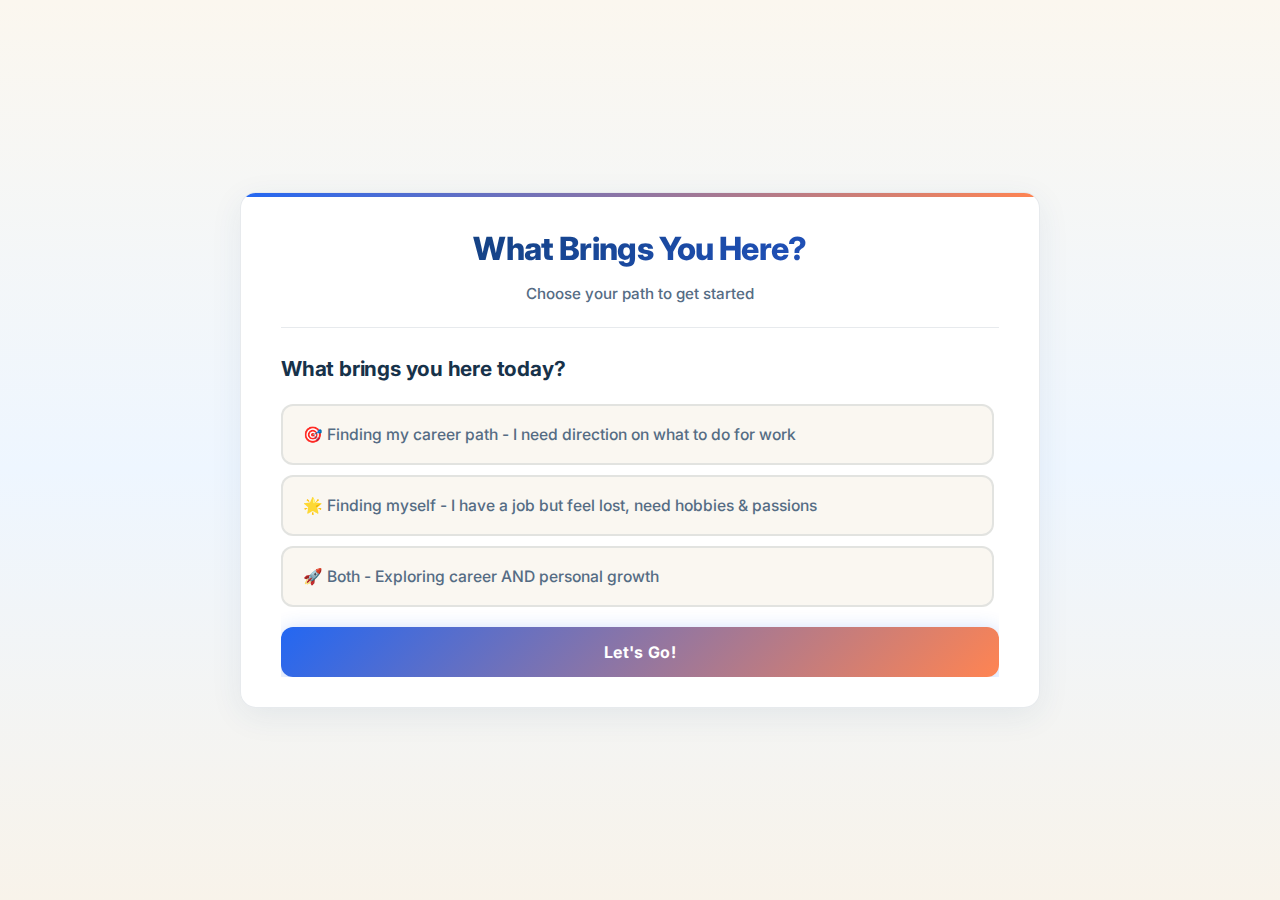
<file: quiz.html>
<!DOCTYPE html>
<html lang="en">
<head>
  <meta charset="UTF-8">
  <meta name="viewport" content="width=device-width, initial-scale=1.0, maximum-scale=1.0, user-scalable=no">
  <title>Break the Cycle - Find Your Path</title>
  <link rel="preconnect" href="https://fonts.googleapis.com">
  <link rel="preconnect" href="https://fonts.gstatic.com" crossorigin>
  <link href="https://fonts.googleapis.com/css2?family=Inter:wght@400;500;600;700;800&display=swap" rel="stylesheet">
  <script src="quiz-paths.js"></script>
  <script>
    // Save career paths before life-paths.js overwrites it
    window.careerPaths = window.lifePaths;
  </script>
  <script src="life-paths.js"></script>
  <script>
    // Now window.lifePaths contains life paths, window.careerPaths contains career paths
  </script>
  <style>
    :root {
      --primary: #2367f2;
      --primary-light: #5c92ff;
      --accent: #ff8452;
      --accent-light: #ffb074;
      --bg-dark: #f7f2e8;
      --bg-card: #ffffff;
      --bg-elevated: #f3f0e8;
      --text-primary: #17324a;
      --text-secondary: #556c84;
      --text-muted: #7b8ea1;
      --border: rgba(22, 50, 74, 0.1);
      --border-light: rgba(22, 50, 74, 0.15);
      --radius-sm: 8px;
      --radius-md: 12px;
      --radius-lg: 16px;
      --shadow: 0 8px 32px rgba(39, 79, 119, 0.08);
      --shadow-hover: 0 12px 40px rgba(35, 103, 242, 0.15);
    }

    * { margin: 0; padding: 0; box-sizing: border-box; }
    
    html { margin: 0; padding: 0; background: var(--bg-dark); }
    
    button, input[type="radio"] + label {
      -webkit-tap-highlight-color: rgba(35, 103, 242, 0.1);
      touch-action: manipulation;
    }

    body {
      font-family: 'Inter', -apple-system, BlinkMacSystemFont, 'Segoe UI', sans-serif;
      background: linear-gradient(180deg, #fbf7ef 0%, #eef6ff 52%, #f8f3ea 100%);
      background-size: 100% 100%;
      color: var(--text-primary);
      min-height: 100vh;
      display: flex;
      align-items: center;
      justify-content: center;
      padding: 20px;
      line-height: 1.6;
    }

    .container {
      max-width: 800px;
      width: 100%;
      background: rgba(255, 255, 255, 0.95);
      border: 1px solid var(--border);
      border-radius: var(--radius-lg);
      padding: 30px 40px;
      box-shadow: var(--shadow);
      position: relative;
      overflow: hidden;
      max-height: 95vh;
      display: flex;
      flex-direction: column;
    }

    .container::before {
      content: '';
      position: absolute;
      top: 0;
      left: 0;
      right: 0;
      height: 4px;
      background: linear-gradient(90deg, var(--primary) 0%, var(--accent) 100%);
    }

    .header { 
      text-align: center; 
      margin-bottom: 25px;
      padding-bottom: 20px;
      border-bottom: 1px solid var(--border);
    }

    .header h1 {
      font-size: 2rem;
      margin-bottom: 8px;
      background: linear-gradient(135deg, #0f3a66 0%, #1e4fb5 35%, #e67e3c 100%);
      background-size: 200% 200%;
      -webkit-background-clip: text;
      -webkit-text-fill-color: transparent;
      background-clip: text;
      font-weight: 800;
      letter-spacing: -0.02em;
    }

    .header p { 
      color: var(--text-secondary); 
      font-size: 0.95rem;
      font-weight: 500;
    }

    .progress-container { 
      margin-bottom: 25px;
      padding: 15px;
      background: rgba(35, 103, 242, 0.05);
      border-radius: var(--radius-md);
      border: 1px solid var(--border-light);
      flex-shrink: 0;
    }

    .progress-bar {
      width: 100%;
      height: 8px;
      background: rgba(22, 50, 74, 0.15);
      border-radius: 10px;
      overflow: hidden;
      margin-bottom: 10px;
      box-shadow: inset 0 1px 2px rgba(0, 0, 0, 0.05);
    }

    .progress-fill {
      height: 100%;
      background: linear-gradient(90deg, var(--primary) 0%, var(--accent) 100%);
      transition: width 0.5s cubic-bezier(0.4, 0, 0.2, 1);
      border-radius: 10px;
      width: 4%;
      box-shadow: 0 0 15px rgba(35, 103, 242, 0.4);
    }

    .progress-text { 
      text-align: center; 
      color: var(--text-secondary); 
      font-size: 0.9rem;
      font-weight: 600;
    }

    #quizForm {
      flex: 1;
      display: flex;
      flex-direction: column;
      overflow: hidden;
    }

    .step { 
      display: none;
      flex: 1;
      flex-direction: column;
    }
    .step.active { 
      display: flex; 
      animation: fadeInUp 0.6s cubic-bezier(0.4, 0, 0.2, 1); 
    }

    @keyframes fadeInUp {
      from { opacity: 0; transform: translateY(30px); }
      to { opacity: 1; transform: translateY(0); }
    }
    
    @keyframes gradientShift {
      0% { background-position: 0% 50%; }
      50% { background-position: 100% 50%; }
      100% { background-position: 0% 50%; }
    }

    .step h3 {
      font-size: 1.3rem;
      margin-bottom: 20px;
      color: var(--text-primary);
      line-height: 1.5;
      font-weight: 700;
      letter-spacing: -0.01em;
      flex-shrink: 0;
    }

    .options { 
      display: flex; 
      flex-direction: column; 
      gap: 10px; 
      margin-bottom: 20px;
      flex: 0 1 auto;
      overflow-y: auto;
      padding-right: 5px;
    }

    .options::-webkit-scrollbar { width: 6px; }
    .options::-webkit-scrollbar-track { background: rgba(22, 50, 74, 0.05); border-radius: 10px; }
    .options::-webkit-scrollbar-thumb { background: rgba(22, 50, 74, 0.2); border-radius: 10px; }
    .options::-webkit-scrollbar-thumb:hover { background: var(--primary); }

    .option { position: relative; }
    .option input[type="radio"] { position: absolute; opacity: 0; cursor: pointer; }
    
    .option label {
      display: block;
      padding: 16px 20px;
      background: rgba(247, 242, 232, 0.6);
      border: 2px solid var(--border);
      border-radius: var(--radius-md);
      cursor: pointer;
      transition: all 0.3s cubic-bezier(0.4, 0, 0.2, 1);
      color: var(--text-secondary);
      font-weight: 500;
      font-size: 0.98rem;
      position: relative;
      overflow: hidden;
    }

    .option label::before {
      content: '';
      position: absolute;
      left: 0;
      top: 0;
      bottom: 0;
      width: 4px;
      background: linear-gradient(135deg, var(--primary) 0%, var(--accent) 100%);
      transform: scaleY(0);
      transition: transform 0.3s ease;
    }

    .option input[type="radio"]:checked + label::before { transform: scaleY(1); }

    .option input[type="radio"]:checked + label {
      background: rgba(35, 103, 242, 0.1);
      border-color: var(--primary);
      color: var(--text-primary);
      box-shadow: 0 4px 20px rgba(35, 103, 242, 0.15);
    }

    .option label:hover { 
      border-color: var(--primary-light); 
      background: rgba(35, 103, 242, 0.06);
    }

    .btn {
      width: 100%;
      padding: 15px;
      background: linear-gradient(135deg, var(--primary) 0%, var(--accent) 100%);
      color: #ffffff;
      border: none;
      border-radius: var(--radius-md);
      font-weight: 700;
      font-size: 1rem;
      cursor: pointer;
      transition: all 0.3s cubic-bezier(0.4, 0, 0.2, 1);
      font-family: inherit;
      letter-spacing: 0.02em;
      box-shadow: 0 4px 20px rgba(35, 103, 242, 0.3);
      flex-shrink: 0;
    }

    .btn:hover { 
      transform: translateY(-3px); 
      box-shadow: var(--shadow-hover);
    }

    .btn:active { transform: translateY(-1px); }

    .results { 
      display: none;
      overflow-y: auto;
      max-height: calc(95vh - 80px);
      padding-right: 10px;
    }
    .results.active { display: block; animation: fadeInUp 0.7s cubic-bezier(0.4, 0, 0.2, 1); }
    
    .results::-webkit-scrollbar { width: 8px; }
    .results::-webkit-scrollbar-track { background: rgba(22, 50, 74, 0.05); border-radius: 10px; }
    .results::-webkit-scrollbar-thumb { background: rgba(22, 50, 74, 0.2); border-radius: 10px; }
    .results::-webkit-scrollbar-thumb:hover { background: var(--primary); }
    
    .results h2 { 
      font-size: 4rem; 
      margin-bottom: 15px;
      filter: drop-shadow(0 4px 8px rgba(0, 0, 0, 0.3));
      text-align: center;
    }

    .section-divider {
      margin: 40px 0 30px 0;
      text-align: center;
      position: relative;
    }

    .section-divider h3 {
      font-size: 1.5rem;
      color: var(--primary-light);
      margin-bottom: 10px;
    }

    .section-divider::after {
      content: '';
      display: block;
      width: 100px;
      height: 3px;
      background: linear-gradient(90deg, var(--primary) 0%, var(--accent) 100%);
      margin: 15px auto 0;
      border-radius: 10px;
    }

    .career-path {
      background: rgba(247, 242, 232, 0.5);
      border: 2px solid var(--border-light);
      border-radius: var(--radius-lg);
      padding: 25px;
      margin-bottom: 25px;
      position: relative;
      overflow: hidden;
    }

    .career-path::before {
      content: '';
      position: absolute;
      top: 0;
      left: 0;
      right: 0;
      height: 3px;
      background: linear-gradient(90deg, var(--primary) 0%, var(--accent) 100%);
    }

    .career-path.rank-1 {
      border-color: var(--primary);
      box-shadow: 0 8px 32px rgba(35, 103, 242, 0.2);
    }

    .career-path.rank-2 {
      border-color: var(--accent-light);
      opacity: 0.95;
    }

    .career-path.rank-3 { opacity: 0.9; }

    .career-header {
      display: flex;
      align-items: center;
      margin-bottom: 15px;
      gap: 15px;
    }

    .career-emoji {
      font-size: 3rem;
      filter: drop-shadow(0 2px 4px rgba(0, 0, 0, 0.3));
    }

    .career-title { flex: 1; }

    .career-name {
      font-size: 1.8rem;
      background: linear-gradient(135deg, var(--primary-light) 0%, var(--accent-light) 100%);
      -webkit-background-clip: text;
      -webkit-text-fill-color: transparent;
      background-clip: text;
      font-weight: 800;
      letter-spacing: -0.02em;
      margin-bottom: 5px;
    }

    .career-category {
      color: var(--text-muted);
      font-size: 0.9rem;
      font-weight: 600;
      text-transform: uppercase;
      letter-spacing: 0.05em;
    }

    .match-score {
      background: linear-gradient(135deg, var(--primary) 0%, var(--accent) 100%);
      color: white;
      padding: 8px 16px;
      border-radius: 20px;
      font-weight: 700;
      font-size: 0.95rem;
    }

    .career-description {
      color: var(--text-secondary);
      font-size: 1.05rem;
      line-height: 1.7;
      margin-bottom: 20px;
    }

    .career-stats {
      display: grid;
      grid-template-columns: repeat(auto-fit, minmax(200px, 1fr));
      gap: 15px;
      margin-bottom: 20px;
    }

    .stat-box {
      background: rgba(255, 255, 255, 0.7);
      padding: 15px;
      border-radius: var(--radius-md);
      border: 1px solid var(--border);
    }

    .stat-label {
      color: var(--text-muted);
      font-size: 0.85rem;
      font-weight: 600;
      text-transform: uppercase;
      letter-spacing: 0.05em;
      margin-bottom: 5px;
    }

    .stat-value {
      color: var(--text-primary);
      font-size: 1.1rem;
      font-weight: 700;
    }

    .career-details {
      background: rgba(255, 255, 255, 0.7);
      border-radius: var(--radius-md);
      padding: 20px;
      margin-bottom: 15px;
    }

    .career-details h4 {
      color: var(--accent-light);
      font-size: 1.1rem;
      margin-bottom: 12px;
      font-weight: 700;
    }

    .career-details p {
      color: var(--text-secondary);
      line-height: 1.7;
      font-size: 0.98rem;
    }

    .back-btn {
      background: rgba(35, 103, 242, 0.1);
      border: 2px solid var(--primary);
      color: var(--primary);
      margin-top: 15px;
      text-decoration: none;
      display: inline-block;
      width: auto;
      padding: 14px 35px;
      font-weight: 600;
      text-align: center;
    }

    .back-btn:hover { 
      background: var(--primary); 
      color: var(--text-primary);
      border-color: var(--primary);
    }

    @media (max-width: 768px) {
      .career-stats { grid-template-columns: 1fr 1fr; }
      .career-emoji { font-size: 2.5rem; }
      .career-name { font-size: 1.5rem; }
      .match-score { font-size: 0.85rem; padding: 6px 12px; }
    }

    @media (max-width: 600px) {
      body { padding: 0; overflow: hidden; height: 100vh; }
      .container { padding: 15px 20px; height: 100vh; max-height: 100vh; border-radius: 0; border: none; box-shadow: none; }
      .container::before { height: 3px; }
      .header { margin-bottom: 12px; padding-bottom: 12px; }
      .header h1 { font-size: 1.5rem; margin-bottom: 5px; }
      .header p { font-size: 0.9rem; }
      .progress-container { padding: 10px; margin-bottom: 12px; }
      .step h3 { font-size: 1.1rem; margin-bottom: 12px; line-height: 1.4; }
      .options { gap: 8px; margin-bottom: 12px; }
      .option label { padding: 12px 14px; font-size: 0.9rem; line-height: 1.3; min-height: 44px; display: flex; align-items: center; }
      .btn { padding: 14px; font-size: 0.95rem; min-height: 48px; }
      .results { padding-right: 5px; }
      .career-path { padding: 20px 15px; }
      .career-header { flex-direction: column; align-items: flex-start; }
      .career-stats { grid-template-columns: 1fr; gap: 10px; }
    }
    
    @media (max-width: 375px) {
      .container { padding: 12px 15px; }
      .header h1 { font-size: 1.3rem; }
      .step h3 { font-size: 1.05rem; margin-bottom: 10px; }
      .option label { font-size: 0.88rem; padding: 11px 12px; }
      .progress-container { padding: 8px; }
      .options { gap: 6px; }
    }
  </style>
</head>
<body>
  <div class="container">
    <div class="header">
      <h1 id="headerTitle">What Brings You Here?</h1>
      <p id="headerSubtitle">Choose your path to get started</p>
    </div>

    <div class="progress-container" id="progressContainer" style="display: none;">
      <div class="progress-bar">
        <div class="progress-fill" id="progressFill"></div>
      </div>
      <p class="progress-text">Question <span id="currentQuestion">1</span> of <span id="totalQuestions">25</span></p>
    </div>

    <form id="quizForm">
      <!-- MODE SELECTION (Question 0) -->
      <div class="step active" data-step="0">
        <h3>What brings you here today?</h3>
        <div class="options">
          <div class="option"><input type="radio" name="mode" value="career" id="mode_career"><label for="mode_career">🎯 Finding my career path - I need direction on what to do for work</label></div>
          <div class="option"><input type="radio" name="mode" value="life" id="mode_life"><label for="mode_life">🌟 Finding myself - I have a job but feel lost, need hobbies & passions</label></div>
          <div class="option"><input type="radio" name="mode" value="both" id="mode_both"><label for="mode_both">🚀 Both - Exploring career AND personal growth</label></div>
        </div>
        <button type="button" class="btn" onclick="startQuiz()">Let's Go!</button>
      </div>

      <!-- CAREER QUESTIONS (1-25) - Only shown if career or both mode -->
      <div class="career-questions">
        <!-- Career Q1 -->
        <div class="step" data-step="1" data-track="career">
          <h3>How much risk are you comfortable with?</h3>
          <div class="options">
            <div class="option"><input type="radio" name="c1" value="risk_low" id="c1a"><label for="c1a">Very low - I need stability and predictable income</label></div>
            <div class="option"><input type="radio" name="c1" value="risk_medium" id="c1b"><label for="c1b">Low-medium - Some risk is okay if upside is good</label></div>
            <div class="option"><input type="radio" name="c1" value="risk_high" id="c1c"><label for="c1c">Medium-high - I'll take calculated risks</label></div>
            <div class="option"><input type="radio" name="c1" value="risk_very_high" id="c1d"><label for="c1d">Very high - Willing to bet it all for big payoff</label></div>
          </div>
          <button type="button" class="btn" onclick="nextQuestion(1)">Next</button>
        </div>

        <!-- Career Q2 -->
        <div class="step" data-step="2" data-track="career">
          <h3>What's your income goal in 3-5 years?</h3>
          <div class="options">
            <div class="option"><input type="radio" name="c2" value="income_40_70" id="c2a"><label for="c2a">$40-70k/year - Comfortable living</label></div>
            <div class="option"><input type="radio" name="c2" value="income_70_120" id="c2b"><label for="c2b">$70-120k/year - Upper middle class</label></div>
            <div class="option"><input type="radio" name="c2" value="income_120_250" id="c2c"><label for="c2c">$120-250k/year - Six figures+</label></div>
            <div class="option"><input type="radio" name="c2" value="income_250_plus" id="c2d"><label for="c2d">$250k+/year - High earner</label></div>
          </div>
          <button type="button" class="btn" onclick="nextQuestion(2)">Next</button>
        </div>

        <!-- Career Q3 -->
        <div class="step" data-step="3" data-track="career">
          <h3>How do you feel about more school/training?</h3>
          <div class="options">
            <div class="option"><input type="radio" name="c3" value="edu_none" id="c3a"><label for="c3a">No more school - I'm done with education</label></div>
            <div class="option"><input type="radio" name="c3" value="edu_short" id="c3b"><label for="c3b">Quick training (3-12 months) is fine</label></div>
            <div class="option"><input type="radio" name="c3" value="edu_degree" id="c3c"><label for="c3c">2-4 year degree is doable</label></div>
            <div class="option"><input type="radio" name="c3" value="edu_long" id="c3d"><label for="c3d">I'll do whatever it takes - even 7+ years</label></div>
          </div>
          <button type="button" class="btn" onclick="nextQuestion(3)">Next</button>
        </div>

        <!-- Career Q4 -->
        <div class="step" data-step="4" data-track="career">
          <h3>How much startup capital do you have access to?</h3>
          <div class="options">
            <div class="option"><input type="radio" name="c4" value="capital_0_1k" id="c4a"><label for="c4a">Under $1k - basically nothing</label></div>
            <div class="option"><input type="radio" name="c4" value="capital_1_10k" id="c4b"><label for="c4b">$1-10k - some savings</label></div>
            <div class="option"><input type="radio" name="c4" value="capital_10_50k" id="c4c"><label for="c4c">$10-50k - decent amount saved/borrowed</label></div>
            <div class="option"><input type="radio" name="c4" value="capital_50k_plus" id="c4d"><label for="c4d">$50k+ - significant capital</label></div>
          </div>
          <button type="button" class="btn" onclick="nextQuestion(4)">Next</button>
        </div>

        <!-- Career Q5 -->
        <div class="step" data-step="5" data-track="career">
          <h3>How do you feel about being on camera/social media?</h3>
          <div class="options">
            <div class="option"><input type="radio" name="c5" value="camera_love" id="c5a"><label for="c5a">Love it - I'm comfortable creating content</label></div>
            <div class="option"><input type="radio" name="c5" value="camera_okay" id="c5b"><label for="c5b">I could do it - not my first choice but okay</label></div>
            <div class="option"><input type="radio" name="c5" value="camera_no" id="c5c"><label for="c5c">Prefer not - would rather stay behind the scenes</label></div>
            <div class="option"><input type="radio" name="c5" value="camera_never" id="c5d"><label for="c5d">Absolutely not - I value privacy</label></div>
          </div>
          <button type="button" class="btn" onclick="nextQuestion(5)">Next</button>
        </div>

        <!-- Career Q6 -->
        <div class="step" data-step="6" data-track="career">
          <h3>How are your sales/persuasion skills?</h3>
          <div class="options">
            <div class="option"><input type="radio" name="c6" value="sales_high" id="c6a"><label for="c6a">Natural - I can sell anything</label></div>
            <div class="option"><input type="radio" name="c6" value="sales_medium" id="c6b"><label for="c6b">Pretty good - I can convince people</label></div>
            <div class="option"><input type="radio" name="c6" value="sales_low" id="c6c"><label for="c6c">Average - not my strength</label></div>
            <div class="option"><input type="radio" name="c6" value="sales_none" id="c6d"><label for="c6d">Bad - I hate selling</label></div>
          </div>
          <button type="button" class="btn" onclick="nextQuestion(6)">Next</button>
        </div>

        <!-- Career Q7 -->
        <div class="step" data-step="7" data-track="career">
          <h3>How technical/analytical are you?</h3>
          <div class="options">
            <div class="option"><input type="radio" name="c7" value="tech_high" id="c7a"><label for="c7a">Very - I love data, systems, tech</label></div>
            <div class="option"><input type="radio" name="c7" value="tech_medium" id="c7b"><label for="c7b">Somewhat - I can learn technical stuff</label></div>
            <div class="option"><input type="radio" name="c7" value="tech_low" id="c7c"><label for="c7c">Not really - prefer creative/people work</label></div>
            <div class="option"><input type="radio" name="c7" value="tech_none" id="c7d"><label for="c7d">Not at all - tech confuses me</label></div>
          </div>
          <button type="button" class="btn" onclick="nextQuestion(7)">Next</button>
        </div>

        <!-- Career Q8 -->
        <div class="step" data-step="8" data-track="career">
          <h3>How creative/artistic are you?</h3>
          <div class="options">
            <div class="option"><input type="radio" name="c8" value="creative_high" id="c8a"><label for="c8a">Very - design, art, content creation is my thing</label></div>
            <div class="option"><input type="radio" name="c8" value="creative_medium" id="c8b"><label for="c8b">Somewhat - I have creative ideas</label></div>
            <div class="option"><input type="radio" name="c8" value="creative_low" id="c8c"><label for="c8c">Not really - I'm more logical</label></div>
            <div class="option"><input type="radio" name="c8" value="creative_none" id="c8d"><label for="c8d">Not at all - creativity isn't my strength</label></div>
          </div>
          <button type="button" class="btn" onclick="nextQuestion(8)">Next</button>
        </div>

        <!-- Career Q9 -->
        <div class="step" data-step="9" data-track="career">
          <h3>Do you prefer working with people or alone?</h3>
          <div class="options">
            <div class="option"><input type="radio" name="c9" value="people_love" id="c9a"><label for="c9a">Love people - social interaction energizes me</label></div>
            <div class="option"><input type="radio" name="c9" value="people_medium" id="c9b"><label for="c9b">Some interaction is good</label></div>
            <div class="option"><input type="radio" name="c9" value="people_low" id="c9c"><label for="c9c">Prefer solo work</label></div>
            <div class="option"><input type="radio" name="c9" value="people_none" id="c9d"><label for="c9d">Alone 100% - people drain me</label></div>
          </div>
          <button type="button" class="btn" onclick="nextQuestion(9)">Next</button>
        </div>

        <!-- Career Q10 -->
        <div class="step" data-step="10" data-track="career">
          <h3>How physically capable/fit are you?</h3>
          <div class="options">
            <div class="option"><input type="radio" name="c10" value="physical_high" id="c10a"><label for="c10a">Very fit - physical work doesn't bother me</label></div>
            <div class="option"><input type="radio" name="c10" value="physical_medium" id="c10b"><label for="c10b">Average fitness - can handle some physical work</label></div>
            <div class="option"><input type="radio" name="c10" value="physical_low" id="c10c"><label for="c10c">Prefer low physical demand</label></div>
            <div class="option"><input type="radio" name="c10" value="physical_none" id="c10d"><label for="c10d">Need desk work - physical labor isn't for me</label></div>
          </div>
          <button type="button" class="btn" onclick="nextQuestion(10)">Next</button>
        </div>

        <!-- Career Q11 -->
        <div class="step" data-step="11" data-track="career">
          <h3>What work schedule appeals to you?</h3>
          <div class="options">
            <div class="option"><input type="radio" name="c11" value="schedule_flexible" id="c11a"><label for="c11a">Flexible/remote - work from anywhere, my hours</label></div>
            <div class="option"><input type="radio" name="c11" value="schedule_structured" id="c11b"><label for="c11b">Structured but good hours - 9-5 type</label></div>
            <div class="option"><input type="radio" name="c11" value="schedule_intense" id="c11c"><label for="c11c">Intense but lucrative - long hours, high pay</label></div>
            <div class="option"><input type="radio" name="c11" value="schedule_unique" id="c11d"><label for="c11d">Unique schedule - 24-hour shifts then days off</label></div>
          </div>
          <button type="button" class="btn" onclick="nextQuestion(11)">Next</button>
        </div>

        <!-- Career Q12 -->
        <div class="step" data-step="12" data-track="career">
          <h3>How soon do you need to start earning money?</h3>
          <div class="options">
            <div class="option"><input type="radio" name="c12" value="time_fast" id="c12a"><label for="c12a">Need money ASAP - within 1-3 months</label></div>
            <div class="option"><input type="radio" name="c12" value="time_medium" id="c12b"><label for="c12b">6-12 months is fine</label></div>
            <div class="option"><input type="radio" name="c12" value="time_long" id="c12c"><label for="c12c">1-3 years okay - playing long game</label></div>
            <div class="option"><input type="radio" name="c12" value="time_very_long" id="c12d"><label for="c12d">5+ years is fine - this is a career</label></div>
          </div>
          <button type="button" class="btn" onclick="nextQuestion(12)">Next</button>
        </div>

        <!-- Career Q13 -->
        <div class="step" data-step="13" data-track="career">
          <h3>How do you feel about taking on college debt?</h3>
          <div class="options">
            <div class="option"><input type="radio" name="c13" value="debt_existing" id="c13a"><label for="c13a">Already have it - doesn't matter</label></div>
            <div class="option"><input type="radio" name="c13" value="debt_okay" id="c13b"><label for="c13b">Worth it for the right career</label></div>
            <div class="option"><input type="radio" name="c13" value="debt_some" id="c13c"><label for="c13c">Some debt okay but not $100k+</label></div>
            <div class="option"><input type="radio" name="c13" value="debt_none" id="c13d"><label for="c13d">Absolutely no debt - won't do it</label></div>
          </div>
          <button type="button" class="btn" onclick="nextQuestion(13)">Next</button>
        </div>

        <!-- Career Q14 -->
        <div class="step" data-step="14" data-track="career">
          <h3>How do you feel about client-facing work?</h3>
          <div class="options">
            <div class="option"><input type="radio" name="c14" value="clients_love" id="c14a"><label for="c14a">Love clients - customer service is my thing</label></div>
            <div class="option"><input type="radio" name="c14" value="clients_okay" id="c14b"><label for="c14b">Some client work is fine</label></div>
            <div class="option"><input type="radio" name="c14" value="clients_minimal" id="c14c"><label for="c14c">Minimal client interaction preferred</label></div>
            <div class="option"><input type="radio" name="c14" value="clients_none" id="c14d"><label for="c14d">No clients - I want to work on systems/products</label></div>
          </div>
          <button type="button" class="btn" onclick="nextQuestion(14)">Next</button>
        </div>

        <!-- Career Q15 -->
        <div class="step" data-step="15" data-track="career">
          <h3>Do you want to lead teams or work independently?</h3>
          <div class="options">
            <div class="option"><input type="radio" name="c15" value="leader_yes" id="c15a"><label for="c15a">Want to lead teams - management appeals to me</label></div>
            <div class="option"><input type="radio" name="c15" value="leader_maybe" id="c15b"><label for="c15b">Maybe eventually but not required</label></div>
            <div class="option"><input type="radio" name="c15" value="leader_no" id="c15c"><label for="c15c">Prefer to work independently</label></div>
            <div class="option"><input type="radio" name="c15" value="leader_never" id="c15d"><label for="c15d">Definitely no management - just want to do the work</label></div>
          </div>
          <button type="button" class="btn" onclick="nextQuestion(15)">Next</button>
        </div>

        <!-- Career Q16 -->
        <div class="step" data-step="16" data-track="career">
          <h3>Do you prefer repetitive work or always different?</h3>
          <div class="options">
            <div class="option"><input type="radio" name="c16" value="variety_high" id="c16a"><label for="c16a">Love variety - every day different</label></div>
            <div class="option"><input type="radio" name="c16" value="variety_medium" id="c16b"><label for="c16b">Some variety is good</label></div>
            <div class="option"><input type="radio" name="c16" value="variety_low" id="c16c"><label for="c16c">Repetitive is fine if it pays well</label></div>
            <div class="option"><input type="radio" name="c16" value="variety_none" id="c16d"><label for="c16d">Actually prefer routine</label></div>
          </div>
          <button type="button" class="btn" onclick="nextQuestion(16)">Next</button>
        </div>

        <!-- Career Q17 -->
        <div class="step" data-step="17" data-track="career">
          <h3>How important is "making a difference" to you?</h3>
          <div class="options">
            <div class="option"><input type="radio" name="c17" value="impact_critical" id="c17a"><label for="c17a">Critical - need to help people/make impact</label></div>
            <div class="option"><input type="radio" name="c17" value="impact_important" id="c17b"><label for="c17b">Important - would be nice</label></div>
            <div class="option"><input type="radio" name="c17" value="impact_some" id="c17c"><label for="c17c">Somewhat - not main priority</label></div>
            <div class="option"><input type="radio" name="c17" value="impact_none" id="c17d"><label for="c17d">Don't care - just want money</label></div>
          </div>
          <button type="button" class="btn" onclick="nextQuestion(17)">Next</button>
        </div>

        <!-- Career Q18 -->
        <div class="step" data-step="18" data-track="career">
          <h3>How do you feel about traveling for work?</h3>
          <div class="options">
            <div class="option"><input type="radio" name="c18" value="travel_love" id="c18a"><label for="c18a">Love it - travel appeals to me</label></div>
            <div class="option"><input type="radio" name="c18" value="travel_some" id="c18b"><label for="c18b">Occasional travel is fine</label></div>
            <div class="option"><input type="radio" name="c18" value="travel_minimal" id="c18c"><label for="c18c">Prefer to stay local</label></div>
            <div class="option"><input type="radio" name="c18" value="travel_none" id="c18d"><label for="c18d">No travel - want to be home</label></div>
          </div>
          <button type="button" class="btn" onclick="nextQuestion(18)">Next</button>
        </div>

        <!-- Career Q19 -->
        <div class="step" data-step="19" data-track="career">
          <h3>Job security or unlimited upside?</h3>
          <div class="options">
            <div class="option"><input type="radio" name="c19" value="security_high" id="c19a"><label for="c19a">Security 100% - need stability</label></div>
            <div class="option"><input type="radio" name="c19" value="security_medium" id="c19b"><label for="c19b">Security preferred but some upside</label></div>
            <div class="option"><input type="radio" name="c19" value="security_balanced" id="c19c"><label for="c19c">Balanced - okay with some risk</label></div>
            <div class="option"><input type="radio" name="c19" value="security_low" id="c19d"><label for="c19d">Upside potential - willing to sacrifice security</label></div>
          </div>
          <button type="button" class="btn" onclick="nextQuestion(19)">Next</button>
        </div>

        <!-- Career Q20 -->
        <div class="step" data-step="20" data-track="career">
          <h3>What sounds most appealing to you?</h3>
          <div class="options">
            <div class="option"><input type="radio" name="c20" value="path_entrepreneur" id="c20a"><label for="c20a">Build something from scratch - own business</label></div>
            <div class="option"><input type="radio" name="c20" value="path_corporate" id="c20b"><label for="c20b">Climb corporate ladder - structured career</label></div>
            <div class="option"><input type="radio" name="c20" value="path_trade" id="c20c"><label for="c20c">Skilled trade - master a craft</label></div>
            <div class="option"><input type="radio" name="c20" value="path_creative" id="c20d"><label for="c20d">Creative work - make art/content</label></div>
          </div>
          <button type="button" class="btn" onclick="nextQuestion(20)">Next</button>
        </div>

        <!-- Career Q21 -->
        <div class="step" data-step="21" data-track="career">
          <h3>How disciplined are you without structure?</h3>
          <div class="options">
            <div class="option"><input type="radio" name="c21" value="discipline_high" id="c21a"><label for="c21a">Very - I create my own structure</label></div>
            <div class="option"><input type="radio" name="c21" value="discipline_medium" id="c21b"><label for="c21b">Pretty good - can work independently</label></div>
            <div class="option"><input type="radio" name="c21" value="discipline_low" id="c21c"><label for="c21c">Need some structure</label></div>
            <div class="option"><input type="radio" name="c21" value="discipline_none" id="c21d"><label for="c21d">Need lots of structure/boss telling me what to do</label></div>
          </div>
          <button type="button" class="btn" onclick="nextQuestion(21)">Next</button>
        </div>

        <!-- Career Q22 -->
        <div class="step" data-step="22" data-track="career">
          <h3>How do you handle emergencies and unpredictability?</h3>
          <div class="options">
            <div class="option"><input type="radio" name="c22" value="chaos_thrive" id="c22a"><label for="c22a">I thrive in chaos - bring it on</label></div>
            <div class="option"><input type="radio" name="c22" value="chaos_okay" id="c22b"><label for="c22b">Can handle it</label></div>
            <div class="option"><input type="radio" name="c22" value="chaos_no" id="c22c"><label for="c22c">Prefer predictability</label></div>
            <div class="option"><input type="radio" name="c22" value="chaos_hate" id="c22d"><label for="c22d">Hate unpredictability - need routine</label></div>
          </div>
          <button type="button" class="btn" onclick="nextQuestion(22)">Next</button>
        </div>

        <!-- Career Q23 -->
        <div class="step" data-step="23" data-track="career">
          <h3>How important is prestige/status to you?</h3>
          <div class="options">
            <div class="option"><input type="radio" name="c23" value="prestige_high" id="c23a"><label for="c23a">Very - I want a respected career</label></div>
            <div class="option"><input type="radio" name="c23" value="prestige_medium" id="c23b"><label for="c23b">Somewhat important</label></div>
            <div class="option"><input type="radio" name="c23" value="prestige_low" id="c23c"><label for="c23c">Don't really care</label></div>
            <div class="option"><input type="radio" name="c23" value="prestige_none" id="c23d"><label for="c23d">Not at all - I do my own thing</label></div>
          </div>
          <button type="button" class="btn" onclick="nextQuestion(23)">Next</button>
        </div>

        <!-- Career Q24 -->
        <div class="step" data-step="24" data-track="career">
          <h3>Do you prefer working with your hands or your brain?</h3>
          <div class="options">
            <div class="option"><input type="radio" name="c24" value="work_hands" id="c24a"><label for="c24a">Hands - I love physical/craft work</label></div>
            <div class="option"><input type="radio" name="c24" value="work_both" id="c24b"><label for="c24b">Both - mix of physical and mental</label></div>
            <div class="option"><input type="radio" name="c24" value="work_brain" id="c24c"><label for="c24c">Brain - I prefer mental work</label></div>
            <div class="option"><input type="radio" name="c24" value="work_desk" id="c24d"><label for="c24d">Computer - I want desk work only</label></div>
          </div>
          <button type="button" class="btn" onclick="nextQuestion(24)">Next</button>
        </div>
        
        <div class="step" data-step="25" data-track="career">
          <h3>What's your tolerance for slow growth?</h3>
          <div class="options">
            <div class="option"><input type="radio" name="c25" value="patience_high" id="c25a"><label for="c25a">High - I'm patient, playing long game</label></div>
            <div class="option"><input type="radio" name="c25" value="patience_medium" id="c25b"><label for="c25b">Medium - okay with some slow build</label></div>
            <div class="option"><input type="radio" name="c25" value="patience_low" id="c25c"><label for="c25c">Low - need to see results within a year</label></div>
            <div class="option"><input type="radio" name="c25" value="patience_none" id="c25d"><label for="c25d">Very low - need fast wins</label></div>
          </div>
          <button type="submit" class="btn" onclick="submitQuiz(event)">See My Results</button>
        </div>
      </div>

      <!-- LIFE QUESTIONS (1-25) - Only shown if life or both mode -->
      <div class="life-questions">
        <!-- Life Q1 -->
        <div class="step" data-step="1" data-track="life">
          <h3>What feels missing in your life right now?</h3>
          <div class="options">
            <div class="option"><input type="radio" name="l1" value="missing_creativity" id="l1a"><label for="l1a">Creativity and self-expression</label></div>
            <div class="option"><input type="radio" name="l1" value="missing_physical" id="l1b"><label for="l1b">Physical activity and adventure</label></div>
            <div class="option"><input type="radio" name="l1" value="missing_social" id="l1c"><label for="l1c">Social connection and community</label></div>
            <div class="option"><input type="radio" name="l1" value="missing_peace" id="l1d"><label for="l1d">Peace and inner calm</label></div>
          </div>
          <button type="button" class="btn" onclick="nextQuestion(1)">Next</button>
        </div>

        <!-- Life Q2 -->
        <div class="step" data-step="2" data-track="life">
          <h3>How much free time do you realistically have per week?</h3>
          <div class="options">
            <div class="option"><input type="radio" name="l2" value="time_2_5" id="l2a"><label for="l2a">2-5 hours (very busy)</label></div>
            <div class="option"><input type="radio" name="l2" value="time_5_10" id="l2b"><label for="l2b">5-10 hours (moderate)</label></div>
            <div class="option"><input type="radio" name="l2" value="time_10_20" id="l2c"><label for="l2c">10-20 hours (decent amount)</label></div>
            <div class="option"><input type="radio" name="l2" value="time_20_plus" id="l2d"><label for="l2d">20+ hours (plenty of time)</label></div>
          </div>
          <button type="button" class="btn" onclick="nextQuestion(2)">Next</button>
        </div>

        <!-- Life Q3 -->
        <div class="step" data-step="3" data-track="life">
          <h3>After work, what's your energy level like?</h3>
          <div class="options">
            <div class="option"><input type="radio" name="l3" value="energy_drained" id="l3a"><label for="l3a">Drained - need low-energy activities</label></div>
            <div class="option"><input type="radio" name="l3" value="energy_moderate" id="l3b"><label for="l3b">Moderate - can do some things</label></div>
            <div class="option"><input type="radio" name="l3" value="energy_high" id="l3c"><label for="l3c">Energized - ready for intense activities</label></div>
            <div class="option"><input type="radio" name="l3" value="energy_variable" id="l3d"><label for="l3d">Variable - depends on the day</label></div>
          </div>
          <button type="button" class="btn" onclick="nextQuestion(3)">Next</button>
        </div>

        <!-- Life Q4 -->
        <div class="step" data-step="4" data-track="life">
          <h3>What kind of social interaction do you crave?</h3>
          <div class="options">
            <div class="option"><input type="radio" name="l4" value="social_solo" id="l4a"><label for="l4a">Solo time - I'm around people all day at work</label></div>
            <div class="option"><input type="radio" name="l4" value="social_small" id="l4b"><label for="l4b">Small group - close friends doing activities</label></div>
            <div class="option"><input type="radio" name="l4" value="social_large" id="l4c"><label for="l4c">Large social scenes - meeting new people</label></div>
            <div class="option"><input type="radio" name="l4" value="social_flexible" id="l4d"><label for="l4d">Flexible - both solo and social appeal</label></div>
          </div>
          <button type="button" class="btn" onclick="nextQuestion(4)">Next</button>
        </div>

        <!-- Life Q5 -->
        <div class="step" data-step="5" data-track="life">
          <h3>Do you sit at a desk all day?</h3>
          <div class="options">
            <div class="option"><input type="radio" name="l5" value="desk_need_move" id="l5a"><label for="l5a">Yes, and I need to MOVE</label></div>
            <div class="option"><input type="radio" name="l5" value="desk_mental" id="l5b"><label for="l5b">Yes, but I like mental hobbies</label></div>
            <div class="option"><input type="radio" name="l5" value="desk_physical" id="l5c"><label for="l5c">No, I'm physical at work and want rest</label></div>
            <div class="option"><input type="radio" name="l5" value="desk_mix" id="l5d"><label for="l5d">Mix of both</label></div>
          </div>
          <button type="button" class="btn" onclick="nextQuestion(5)">Next</button>
        </div>

        <!-- Life Q6 -->
        <div class="step" data-step="6" data-track="life">
          <h3>Do you feel creatively stifled?</h3>
          <div class="options">
            <div class="option"><input type="radio" name="l6" value="creative_badly" id="l6a"><label for="l6a">Yes! I need creative expression badly</label></div>
            <div class="option"><input type="radio" name="l6" value="creative_somewhat" id="l6b"><label for="l6b">Somewhat - would be nice</label></div>
            <div class="option"><input type="radio" name="l6" value="creative_not" id="l6c"><label for="l6c">Not really - I'm satisfied</label></div>
            <div class="option"><input type="radio" name="l6" value="creative_work" id="l6d"><label for="l6d">I'm creative at work already</label></div>
          </div>
          <button type="button" class="btn" onclick="nextQuestion(6)">Next</button>
        </div>

        <!-- Life Q7 -->
        <div class="step" data-step="7" data-track="life">
          <h3>How adventurous are you feeling?</h3>
          <div class="options">
            <div class="option"><input type="radio" name="l7" value="adventure_very" id="l7a"><label for="l7a">Very - I want adrenaline and exploration</label></div>
            <div class="option"><input type="radio" name="l7" value="adventure_moderate" id="l7b"><label for="l7b">Moderately - some adventure appeals</label></div>
            <div class="option"><input type="radio" name="l7" value="adventure_low" id="l7c"><label for="l7c">Low - prefer calm, familiar activities</label></div>
            <div class="option"><input type="radio" name="l7" value="adventure_none" id="l7d"><label for="l7d">Not at all - want peace and routine</label></div>
          </div>
          <button type="button" class="btn" onclick="nextQuestion(7)">Next</button>
        </div>

        <!-- Life Q8 -->
        <div class="step" data-step="8" data-track="life">
          <h3>Do you want to learn something new?</h3>
          <div class="options">
            <div class="option"><input type="radio" name="l8" value="learn_yes" id="l8a"><label for="l8a">Yes - I love learning and growth</label></div>
            <div class="option"><input type="radio" name="l8" value="learn_open" id="l8b"><label for="l8b">Open to it if interesting</label></div>
            <div class="option"><input type="radio" name="l8" value="learn_immediate" id="l8c"><label for="l8c">Prefer activities I can start immediately</label></div>
            <div class="option"><input type="radio" name="l8" value="learn_no" id="l8d"><label for="l8d">No - I'm tired of learning</label></div>
          </div>
          <button type="button" class="btn" onclick="nextQuestion(8)">Next</button>
        </div>

        <!-- Life Q9 -->
        <div class="step" data-step="9" data-track="life">
          <h3>How do you feel about competition?</h3>
          <div class="options">
            <div class="option"><input type="radio" name="l9" value="compete_love" id="l9a"><label for="l9a">Love it - I want to compete and win</label></div>
            <div class="option"><input type="radio" name="l9" value="compete_motivating" id="l9b"><label for="l9b">It's motivating - casual competition is fun</label></div>
            <div class="option"><input type="radio" name="l9" value="compete_neutral" id="l9c"><label for="l9c">Neutral - don't need it</label></div>
            <div class="option"><input type="radio" name="l9" value="compete_no" id="l9d"><label for="l9d">Dislike - prefer non-competitive activities</label></div>
          </div>
          <button type="button" class="btn" onclick="nextQuestion(9)">Next</button>
        </div>

        <!-- Life Q10 -->
        <div class="step" data-step="10" data-track="life">
          <h3>Do you need structure or freedom?</h3>
          <div class="options">
            <div class="option"><input type="radio" name="l10" value="structure_yes" id="l10a"><label for="l10a">Structure - classes, schedules, commitments</label></div>
            <div class="option"><input type="radio" name="l10" value="structure_some" id="l10b"><label for="l10b">Some structure - regular but flexible</label></div>
            <div class="option"><input type="radio" name="l10" value="structure_freedom" id="l10c"><label for="l10c">Freedom - totally on my own schedule</label></div>
            <div class="option"><input type="radio" name="l10" value="structure_either" id="l10d"><label for="l10d">Don't care - either works</label></div>
          </div>
          <button type="button" class="btn" onclick="nextQuestion(10)">Next</button>
        </div>

        <!-- Life Q11 -->
        <div class="step" data-step="11" data-track="life">
          <h3>Do you prefer indoor or outdoor activities?</h3>
          <div class="options">
            <div class="option"><input type="radio" name="l11" value="location_outdoor" id="l11a"><label for="l11a">Outdoor - I need nature and fresh air</label></div>
            <div class="option"><input type="radio" name="l11" value="location_mostly_outdoor" id="l11b"><label for="l11b">Mostly outdoor but some indoor</label></div>
            <div class="option"><input type="radio" name="l11" value="location_mostly_indoor" id="l11c"><label for="l11c">Mostly indoor but some outdoor</label></div>
            <div class="option"><input type="radio" name="l11" value="location_indoor" id="l11d"><label for="l11d">Indoor - climate control is key</label></div>
          </div>
          <button type="button" class="btn" onclick="nextQuestion(11)">Next</button>
        </div>

        <!-- Life Q12 -->
        <div class="step" data-step="12" data-track="life">
          <h3>Do you want solo or social hobbies?</h3>
          <div class="options">
            <div class="option"><input type="radio" name="l12" value="hobby_solo" id="l12a"><label for="l12a">Solo - I need alone time to recharge</label></div>
            <div class="option"><input type="radio" name="l12" value="hobby_mostly_solo" id="l12b"><label for="l12b">Mostly solo but occasional social</label></div>
            <div class="option"><input type="radio" name="l12" value="hobby_balanced" id="l12c"><label for="l12c">Balanced mix</label></div>
            <div class="option"><input type="radio" name="l12" value="hobby_social" id="l12d"><label for="l12d">Social - I want community and connection</label></div>
          </div>
          <button type="button" class="btn" onclick="nextQuestion(12)">Next</button>
        </div>

        <!-- Life Q13 -->
        <div class="step" data-step="13" data-track="life">
          <h3>How much more screen time can you handle?</h3>
          <div class="options">
            <div class="option"><input type="radio" name="l13" value="screen_none" id="l13a"><label for="l13a">None - I'm on screens all day</label></div>
            <div class="option"><input type="radio" name="l13" value="screen_little" id="l13b"><label for="l13b">A little - if it's engaging</label></div>
            <div class="option"><input type="radio" name="l13" value="screen_ok" id="l13c"><label for="l13c">Doesn't matter - fine with screens</label></div>
            <div class="option"><input type="radio" name="l13" value="screen_want" id="l13d"><label for="l13d">Actually want screen-based hobbies</label></div>
          </div>
          <button type="button" class="btn" onclick="nextQuestion(13)">Next</button>
        </div>

        <!-- Life Q14 -->
        <div class="step" data-step="14" data-track="life">
          <h3>Quick results or long-term growth?</h3>
          <div class="options">
            <div class="option"><input type="radio" name="l14" value="results_instant" id="l14a"><label for="l14a">Instant gratification - immediate results</label></div>
            <div class="option"><input type="radio" name="l14" value="results_short" id="l14b"><label for="l14b">Short-term - see progress in weeks</label></div>
            <div class="option"><input type="radio" name="l14" value="results_long" id="l14c"><label for="l14c">Long-term - willing to invest months/years</label></div>
            <div class="option"><input type="radio" name="l14" value="results_process" id="l14d"><label for="l14d">Don't care - process matters more</label></div>
          </div>
          <button type="button" class="btn" onclick="nextQuestion(14)">Next</button>
        </div>

        <!-- Life Q15 -->
        <div class="step" data-step="15" data-track="life">
          <h3>How much can you spend on this hobby/activity?</h3>
          <div class="options">
            <div class="option"><input type="radio" name="l15" value="budget_0_100" id="l15a"><label for="l15a">$0-100 (minimal)</label></div>
            <div class="option"><input type="radio" name="l15" value="budget_100_500" id="l15b"><label for="l15b">$100-500 (moderate)</label></div>
            <div class="option"><input type="radio" name="l15" value="budget_500_2000" id="l15c"><label for="l15c">$500-2000 (significant)</label></div>
            <div class="option"><input type="radio" name="l15" value="budget_2000_plus" id="l15d"><label for="l15d">$2000+ (no budget concerns)</label></div>
          </div>
          <button type="button" class="btn" onclick="nextQuestion(15)">Next</button>
        </div>

        <!-- Life Q16 -->
        <div class="step" data-step="16" data-track="life">
          <h3>How physically intense do you want this?</h3>
          <div class="options">
            <div class="option"><input type="radio" name="l16" value="intensity_very" id="l16a"><label for="l16a">Very intense - I want to sweat</label></div>
            <div class="option"><input type="radio" name="l16" value="intensity_moderate" id="l16b"><label for="l16b">Moderate - some physical challenge</label></div>
            <div class="option"><input type="radio" name="l16" value="intensity_light" id="l16c"><label for="l16c">Light - gentle movement</label></div>
            <div class="option"><input type="radio" name="l16" value="intensity_none" id="l16d"><label for="l16d">None - sedentary is fine</label></div>
          </div>
          <button type="button" class="btn" onclick="nextQuestion(16)">Next</button>
        </div>

        <!-- Life Q17 -->
        <div class="step" data-step="17" data-track="life">
          <h3>Do you want an audience or keep it private?</h3>
          <div class="options">
            <div class="option"><input type="radio" name="l17" value="audience_love" id="l17a"><label for="l17a">Love performing/sharing - need audience</label></div>
            <div class="option"><input type="radio" name="l17" value="audience_eventually" id="l17b"><label for="l17b">Okay with sharing eventually</label></div>
            <div class="option"><input type="radio" name="l17" value="audience_friends" id="l17c"><label for="l17c">Maybe share with close friends</label></div>
            <div class="option"><input type="radio" name="l17" value="audience_private" id="l17d"><label for="l17d">Private - just for me</label></div>
          </div>
          <button type="button" class="btn" onclick="nextQuestion(17)">Next</button>
        </div>

        <!-- Life Q18 -->
        <div class="step" data-step="18" data-track="life">
          <h3>Do you want to MAKE things?</h3>
          <div class="options">
            <div class="option"><input type="radio" name="l18" value="making_yes" id="l18a"><label for="l18a">Yes! Tangible creations are satisfying</label></div>
            <div class="option"><input type="radio" name="l18" value="making_maybe" id="l18b"><label for="l18b">Maybe - depends what it is</label></div>
            <div class="option"><input type="radio" name="l18" value="making_not" id="l18c"><label for="l18c">Not really - prefer experiences</label></div>
            <div class="option"><input type="radio" name="l18" value="making_no" id="l18d"><label for="l18d">No - I don't care about creating objects</label></div>
          </div>
          <button type="button" class="btn" onclick="nextQuestion(18)">Next</button>
        </div>

        <!-- Life Q19 -->
        <div class="step" data-step="19" data-track="life">
          <h3>Are you seeking deeper meaning or purpose?</h3>
          <div class="options">
            <div class="option"><input type="radio" name="l19" value="meaning_yes" id="l19a"><label for="l19a">Yes - I need spiritual/philosophical depth</label></div>
            <div class="option"><input type="radio" name="l19" value="meaning_somewhat" id="l19b"><label for="l19b">Somewhat - wouldn't hurt</label></div>
            <div class="option"><input type="radio" name="l19" value="meaning_not" id="l19c"><label for="l19c">Not really - just want fun</label></div>
            <div class="option"><input type="radio" name="l19" value="meaning_fulfilled" id="l19d"><label for="l19d">No - I'm fulfilled in that area</label></div>
          </div>
          <button type="button" class="btn" onclick="nextQuestion(19)">Next</button>
        </div>

        <!-- Life Q20 -->
        <div class="step" data-step="20" data-track="life">
          <h3>What kind of stress relief do you need?</h3>
          <div class="options">
            <div class="option"><input type="radio" name="l20" value="stress_physical" id="l20a"><label for="l20a">Intense physical release</label></div>
            <div class="option"><input type="radio" name="l20" value="stress_calm" id="l20b"><label for="l20b">Calm meditative activities</label></div>
            <div class="option"><input type="radio" name="l20" value="stress_social" id="l20c"><label for="l20c">Social distraction</label></div>
            <div class="option"><input type="radio" name="l20" value="stress_creative" id="l20d"><label for="l20d">Creative expression</label></div>
          </div>
          <button type="button" class="btn" onclick="nextQuestion(20)">Next</button>
        </div>

        <!-- Life Q21 -->
        <div class="step" data-step="21" data-track="life">
          <h3>Do you want to meet new people?</h3>
          <div class="options">
            <div class="option"><input type="radio" name="l21" value="people_yes" id="l21a"><label for="l21a">Yes - I need new friends/community</label></div>
            <div class="option"><input type="radio" name="l21" value="people_open" id="l21b"><label for="l21b">Open to it - bonus but not main goal</label></div>
            <div class="option"><input type="radio" name="l21" value="people_neutral" id="l21c"><label for="l21c">Neutral - doesn't matter</label></div>
            <div class="option"><input type="radio" name="l21" value="people_no" id="l21d"><label for="l21d">No - I have enough people</label></div>
          </div>
          <button type="button" class="btn" onclick="nextQuestion(21)">Next</button>
        </div>

        <!-- Life Q22 -->
        <div class="step" data-step="22" data-track="life">
          <h3>Build a skill or collect experiences?</h3>
          <div class="options">
            <div class="option"><input type="radio" name="l22" value="goal_mastery" id="l22a"><label for="l22a">Build mastery in one thing</label></div>
            <div class="option"><input type="radio" name="l22" value="goal_multiple" id="l22b"><label for="l22b">Develop multiple skills</label></div>
            <div class="option"><input type="radio" name="l22" value="goal_experiences" id="l22c"><label for="l22c">Collect diverse experiences</label></div>
            <div class="option"><input type="radio" name="l22" value="goal_whatever" id="l22d"><label for="l22d">Don't care - whatever comes</label></div>
          </div>
          <button type="button" class="btn" onclick="nextQuestion(22)">Next</button>
        </div>

        <!-- Life Q23 -->
        <div class="step" data-step="23" data-track="life">
          <h3>Can you commit to a regular schedule?</h3>
          <div class="options">
            <div class="option"><input type="radio" name="l23" value="commit_yes" id="l23a"><label for="l23a">Yes - I want routine and structure</label></div>
            <div class="option"><input type="radio" name="l23" value="commit_weekly" id="l23b"><label for="l23b">Weekly is fine</label></div>
            <div class="option"><input type="radio" name="l23" value="commit_flexible" id="l23c"><label for="l23c">Flexible - when I feel like it</label></div>
            <div class="option"><input type="radio" name="l23" value="commit_no" id="l23d"><label for="l23d">No - completely spontaneous</label></div>
          </div>
          <button type="button" class="btn" onclick="nextQuestion(23)">Next</button>
        </div>

        <!-- Life Q24 -->
        <div class="step" data-step="24" data-track="life">
          <h3>Do you want this to involve travel?</h3>
          <div class="options">
            <div class="option"><input type="radio" name="l24" value="travel_yes" id="l24a"><label for="l24a">Yes - I want adventure and travel</label></div>
            <div class="option"><input type="radio" name="l24" value="travel_occasional" id="l24b"><label for="l24b">Occasional trips would be great</label></div>
            <div class="option"><input type="radio" name="l24" value="travel_local" id="l24c"><label for="l24c">Local only - no travel time</label></div>
            <div class="option"><input type="radio" name="l24" value="travel_no" id="l24d"><label for="l24d">Actively avoid travel</label></div>
          </div>
          <button type="button" class="btn" onclick="nextQuestion(24)">Next</button>
        </div>
        
        <div class="step" data-step="25" data-track="life">
          <h3>What matters more to you?</h3>
          <div class="options">
            <div class="option"><input type="radio" name="l25" value="purpose_helping" id="l25a"><label for="l25a">Making a difference - helping others</label></div>
            <div class="option"><input type="radio" name="l25" value="purpose_growth" id="l25b"><label for="l25b">Personal growth and challenge</label></div>
            <div class="option"><input type="radio" name="l25" value="purpose_fun" id="l25c"><label for="l25c">Pure enjoyment and fun</label></div>
            <div class="option"><input type="radio" name="l25" value="purpose_all" id="l25d"><label for="l25d">All of the above</label></div>
          </div>
          <button type="submit" class="btn" onclick="submitQuiz(event)">See My Results</button>
        </div>
      </div>
    </form>

    <div class="results" id="results">
      <h2>🎯</h2>
      <h1 style="text-align: center; margin-bottom: 15px; background: linear-gradient(135deg, var(--primary-light) 0%, var(--accent-light) 100%); -webkit-background-clip: text; -webkit-text-fill-color: transparent; font-size: 2rem;">Your Perfect Matches</h1>
      <p style="text-align: center; color: var(--text-secondary); margin-bottom: 40px; font-size: 1.05rem;" id="resultsSubtitle">Based on your answers, here are your top paths</p>
      
      <div id="careerResults"></div>
      <div id="lifeResults"></div>

      <div style="text-align: center; margin-top: 40px;">
        <a href="dashboard.html" class="btn" style="background: linear-gradient(135deg, #2367f2 0%, #ff8452 100%); margin-bottom: 15px;">🚀 Join Membership & Save Progress</a>
        <div style="margin-top: 20px;">
          <a href="index.html" class="btn back-btn">← Back to Home</a>
          <button class="btn" onclick="retakeQuiz()" style="margin-top: 15px;">Retake Quiz</button>
        </div>
      </div>
    </div>
  </div>

  <script>
    let quizMode = null; // 'career', 'life', or 'both'
    let currentStep = 0;
    let currentTrack = null; // Which track we're on
    const totalStepsPerTrack = 25;

    function startQuiz() {
      const modeInput = document.querySelector('input[name="mode"]:checked');
      if (!modeInput) {
        alert('Please select what brings you here');
        return;
      }

      quizMode = modeInput.value;
      
      // Update header
      if (quizMode === 'career') {
        document.getElementById('headerTitle').textContent = 'Career Path Finder';
        document.getElementById('headerSubtitle').textContent = 'Answer 25 questions to discover your ideal career from 53 options';
      } else if (quizMode === 'life') {
        document.getElementById('headerTitle').textContent = 'Find Yourself';
        document.getElementById('headerSubtitle').textContent = 'Answer 25 questions to discover hobbies & passions from 53 life paths';
      } else {
        document.getElementById('headerTitle').textContent = 'Complete Discovery';
        document.getElementById('headerSubtitle').textContent = 'Answer 50 questions total to find your career + life paths';
      }

      // Hide mode selection
      document.querySelector('[data-step="0"]').classList.remove('active');
      
      // Show progress bar
      document.getElementById('progressContainer').style.display = 'block';
      
      // Start with first question of appropriate track
      if (quizMode === 'career' || quizMode === 'both') {
        currentTrack = 'career';
        currentStep = 1;
        showQuestion(1, 'career');
      } else {
        currentTrack = 'life';
        currentStep = 1;
        showQuestion(1, 'life');
      }

      updateProgress();
    }

    function showQuestion(step, track) {
      // Hide all questions
      document.querySelectorAll('.step').forEach(s => s.classList.remove('active'));
      
      // Show the specific question
      const question = document.querySelector(`[data-step="${step}"][data-track="${track}"]`);
      if (question) {
        question.classList.add('active');
      }
      
      window.scrollTo({top: 0, behavior: 'smooth'});
    }

    function nextQuestion(step) {
      // Validate current answer
      const questionName = currentTrack === 'career' ? `c${step}` : `l${step}`;
      const answer = document.querySelector(`input[name="${questionName}"]:checked`);
      if (!answer) {
        alert('Please select an answer');
        return;
      }

      currentStep = step + 1;

      // Check if we finished current track
      if (currentStep > totalStepsPerTrack) {
        // If both mode and just finished career, switch to life
        if (quizMode === 'both' && currentTrack === 'career') {
          currentTrack = 'life';
          currentStep = 1;
          showQuestion(1, 'life');
        } else {
          // Done with quiz
          return;
        }
      } else {
        showQuestion(currentStep, currentTrack);
      }

      updateProgress();
    }

    function updateProgress() {
      let totalQuestions = quizMode === 'both' ? 50 : 25;
      let completedQuestions = currentTrack === 'career' ? currentStep : (25 + currentStep);
      if (quizMode !== 'both') completedQuestions = currentStep;

      document.getElementById('totalQuestions').textContent = totalQuestions;
      document.getElementById('currentQuestion').textContent = quizMode === 'both' ? 
        (currentTrack === 'career' ? currentStep : (25 + currentStep)) : currentStep;
      
      const progress = (completedQuestions / totalQuestions) * 100;
      document.getElementById('progressFill').style.width = `${progress}%`;
    }

    function submitQuiz(event) {
      if (event) event.preventDefault();

      // Collect answers based on mode
      let careerAnswers = {};
      let lifeAnswers = {};

      if (quizMode === 'career' || quizMode === 'both') {
        for (let i = 1; i <= 25; i++) {
          const selected = document.querySelector(`input[name="c${i}"]:checked`);
          if (selected) careerAnswers[`c${i}`] = selected.value;
        }
      }

      if (quizMode === 'life' || quizMode === 'both') {
        for (let i = 1; i <= 25; i++) {
          const selected = document.querySelector(`input[name="l${i}"]:checked`);
          if (selected) lifeAnswers[`l${i}`] = selected.value;
        }
      }

      // Score and display results
      displayResults(careerAnswers, lifeAnswers);
    }

    function displayResults(careerAnswers, lifeAnswers) {
      document.getElementById('quizForm').style.display = 'none';
      document.getElementById('progressContainer').style.display = 'none';

      const careerResultsDiv = document.getElementById('careerResults');
      const lifeResultsDiv = document.getElementById('lifeResults');
      careerResultsDiv.innerHTML = '';
      lifeResultsDiv.innerHTML = '';

      // Score career paths if applicable
      if (quizMode === 'career' || quizMode === 'both') {
        const careerScores = scoreCareerPaths(careerAnswers);
        const top3Career = careerScores.slice(0, 3);
        
        if (quizMode === 'both') {
          careerResultsDiv.innerHTML = '<div class="section-divider"><h3>🎯 Your Career Matches</h3></div>';
        }
        
        top3Career.forEach((result, index) => {
          careerResultsDiv.innerHTML += createPathHTML(result, index + 1, true);
        });
      }

      // Score life paths if applicable
      if (quizMode === 'life' || quizMode === 'both') {
        const lifeScores = scoreLifePaths(lifeAnswers);
        const top3Life = lifeScores.slice(0, 3);
        
        if (quizMode === 'both') {
          lifeResultsDiv.innerHTML = '<div class="section-divider"><h3>🌟 Your Life Fulfillment Paths</h3></div>';
        }
        
        top3Life.forEach((result, index) => {
          lifeResultsDiv.innerHTML += createPathHTML(result, index + 1, false);
        });
      }

      document.getElementById('results').classList.add('active');
      window.scrollTo({top: 0, behavior: 'smooth'});
    }

    function scoreCareerPaths(answers) {
      const scores = [];
      
      // Iterate through all career paths
      for (const [key, path] of Object.entries(window.careerPaths)) {
        let score = 0;
        let maxScore = 0;

        // Risk tolerance scoring
        const risk = answers.c1;
        maxScore += 10;
        if (path.riskLevel === 'very low' && risk === 'risk_low') score += 10;
        else if (path.riskLevel === 'low' && (risk === 'risk_low' || risk === 'risk_medium')) score += 8;
        else if (path.riskLevel === 'medium' && (risk === 'risk_medium' || risk === 'risk_high')) score += 8;
        else if (path.riskLevel === 'high' && (risk === 'risk_high' || risk === 'risk_very_high')) score += 8;
        else if (path.riskLevel === 'very high' && risk === 'risk_very_high') score += 10;
        else score += 3;

        // Income goals scoring
        const income = answers.c2;
        const pathIncome = path.incomeRange;
        const avgIncome = (pathIncome[0] + pathIncome[1]) / 2;
        maxScore += 10;
        if (income === 'income_40_70' && avgIncome <= 70000) score += 10;
        else if (income === 'income_70_120' && avgIncome >= 60000 && avgIncome <= 150000) score += 10;
        else if (income === 'income_120_250' && avgIncome >= 100000 && avgIncome <= 300000) score += 10;
        else if (income === 'income_250_plus' && avgIncome >= 200000) score += 10;
        else score += 4;

        // Education willingness scoring
        const edu = answers.c3;
        maxScore += 10;
        if (path.educationRequired === 'none' && edu === 'edu_none') score += 10;
        else if (path.educationRequired.includes('month') && (edu === 'edu_short' || edu === 'edu_none')) score += 9;
        else if (path.educationRequired.includes('degree') && (edu === 'edu_degree' || edu === 'edu_long')) score += 9;
        else if (path.educationRequired.includes('school') && edu === 'edu_long') score += 10;
        else score += 4;

        // Startup capital scoring
        const capital = answers.c4;
        const pathCapital = path.startupCost;
        const maxCapital = Array.isArray(pathCapital) ? pathCapital[1] : pathCapital;
        maxScore += 10;
        if (capital === 'capital_0_1k' && maxCapital <= 1000) score += 10;
        else if (capital === 'capital_1_10k' && maxCapital <= 10000) score += 10;
        else if (capital === 'capital_10_50k' && maxCapital <= 50000) score += 10;
        else if (capital === 'capital_50k_plus' && maxCapital >= 50000) score += 10;
        else if (capital === 'capital_0_1k' && maxCapital <= 5000) score += 6;
        else score += 3;

        // Camera comfort (for content creation paths)
        const camera = answers.c5;
        const isContentPath = path.category === 'Content Creation' || path.category === 'Digital Marketing';
        maxScore += 8;
        if (isContentPath && camera === 'camera_love') score += 8;
        else if (isContentPath && camera === 'camera_okay') score += 5;
        else if (!isContentPath && (camera === 'camera_no' || camera === 'camera_never')) score += 8;
        else score += 4;

        // Sales skills
        const sales = answers.c6;
        const needsSales = path.category === 'Sales' || path.skillsRequired?.includes('sales') || 
                          path.skillsRequired?.includes('client management') || path.category === 'Business';
        maxScore += 8;
        if (needsSales && (sales === 'sales_high' || sales === 'sales_medium')) score += 8;
        else if (!needsSales && (sales === 'sales_low' || sales === 'sales_none')) score += 8;
        else score += 4;

        // Technical aptitude
        const tech = answers.c7;
        const isTechPath = path.category === 'Technology' || path.category === 'Tech/Design';
        maxScore += 8;
        if (isTechPath && (tech === 'tech_high' || tech === 'tech_medium')) score += 8;
        else if (!isTechPath && (tech === 'tech_low' || tech === 'tech_none')) score += 8;
        else score += 4;

        // Creativity
        const creative = answers.c8;
        const isCreativePath = path.category === 'Creative' || path.category === 'Creative/Tech' || 
                              path.category === 'Content Creation' || path.category === 'Creative/Personal Services';
        maxScore += 8;
        if (isCreativePath && (creative === 'creative_high' || creative === 'creative_medium')) score += 8;
        else if (!isCreativePath && (creative === 'creative_low' || creative === 'creative_none')) score += 8;
        else score += 4;

        // People vs solo
        const people = answers.c9;
        const isPeoplePath = path.category === 'Personal Services' || path.category === 'Health & Wellness' ||
                            path.category === 'Healthcare' || path.category === 'Sales' ||
                            path.category === 'Education' || path.category === 'Public Service';
        maxScore += 8;
        if (isPeoplePath && (people === 'people_love' || people === 'people_medium')) score += 8;
        else if (!isPeoplePath && (people === 'people_low' || people === 'people_none')) score += 8;
        else score += 4;

        // Physical capability
        const physical = answers.c10;
        const physDemand = path.physicalDemand;
        maxScore += 8;
        if (physDemand === 'very high' && physical === 'physical_high') score += 8;
        else if (physDemand === 'high' && (physical === 'physical_high' || physical === 'physical_medium')) score += 8;
        else if (physDemand === 'medium' && physical !== 'physical_none') score += 8;
        else if ((physDemand === 'low' || physDemand === 'very low') && (physical === 'physical_low' || physical === 'physical_none')) score += 8;
        else score += 4;

        // Q11: Work Schedule
        const schedule = answers.c11;
        const isRemoteFriendly = path.category === 'Content Creation' || path.category === 'Online Business' || 
                                path.category === 'Technology' || path.category === 'Creative' || path.category === 'Digital Marketing';
        const isStructured = path.category === 'Healthcare' || path.category === 'Professional Services' || path.category === 'Education';
        const isIntense = path.category === 'Business' || path.category === 'Finance/Trading' || (path.incomeRange[1] > 200000);
        const isUnique = path.category === 'Public Service' || path.category === 'Transportation';
        maxScore += 6;
        if (schedule === 'schedule_flexible' && isRemoteFriendly) score += 6;
        else if (schedule === 'schedule_structured' && isStructured) score += 6;
        else if (schedule === 'schedule_intense' && isIntense) score += 6;
        else if (schedule === 'schedule_unique' && isUnique) score += 6;
        else score += 3;

        // Q12: Time to First Dollar
        const timeNeeded = answers.c12;
        const timeToProfit = path.timeToProfit;
        maxScore += 7;
        if (timeNeeded === 'time_fast' && (timeToProfit.includes('1-3') || timeToProfit.includes('immediate'))) score += 7;
        else if (timeNeeded === 'time_medium' && (timeToProfit.includes('6') || timeToProfit.includes('12'))) score += 7;
        else if (timeNeeded === 'time_long' && (timeToProfit.includes('1-3 year') || timeToProfit.includes('2-4'))) score += 7;
        else if (timeNeeded === 'time_very_long' && (timeToProfit.includes('5+') || timeToProfit.includes('4-6'))) score += 7;
        else score += 3;

        // Q13: College Debt Tolerance
        const debtTolerance = answers.c13;
        const requiresDegree = path.educationRequired.includes('degree') || path.educationRequired.includes('school');
        maxScore += 6;
        if ((debtTolerance === 'debt_existing' || debtTolerance === 'debt_okay') && requiresDegree) score += 6;
        else if (debtTolerance === 'debt_some' && !path.educationRequired.includes('medical') && !path.educationRequired.includes('law')) score += 6;
        else if (debtTolerance === 'debt_none' && !requiresDegree) score += 6;
        else score += 2;

        // Q14: Client Facing
        const clientPref = answers.c14;
        const isClientFacing = path.category === 'Personal Services' || path.category === 'Business' || 
                              path.category === 'Professional Services' || path.skillsRequired?.includes('client management');
        maxScore += 7;
        if (clientPref === 'clients_love' && isClientFacing) score += 7;
        else if (clientPref === 'clients_okay' && (isClientFacing || !isClientFacing)) score += 5;
        else if (clientPref === 'clients_minimal' && !isClientFacing) score += 7;
        else if (clientPref === 'clients_none' && (path.category === 'Technology' || path.category === 'Content Creation')) score += 7;
        else score += 3;

        // Q15: Leadership
        const leaderPref = answers.c15;
        const hasLeadershipPath = path.category === 'Business' || path.category === 'Construction/Trade' ||
                                 path.name.includes('Manager') || path.name.includes('Owner');
        maxScore += 6;
        if (leaderPref === 'leader_yes' && hasLeadershipPath) score += 6;
        else if (leaderPref === 'leader_maybe') score += 5;
        else if ((leaderPref === 'leader_no' || leaderPref === 'leader_never') && !hasLeadershipPath) score += 6;
        else score += 3;

        // Q16: Variety
        const varietyPref = answers.c16;
        const hasVariety = path.category === 'Content Creation' || path.category === 'Creative' || 
                          path.category === 'Business' || path.category === 'Public Service';
        const isRepetitive = path.category === 'Skilled Trade' || path.category === 'Transportation';
        maxScore += 6;
        if (varietyPref === 'variety_high' && hasVariety) score += 6;
        else if (varietyPref === 'variety_medium') score += 5;
        else if ((varietyPref === 'variety_low' || varietyPref === 'variety_none') && isRepetitive) score += 6;
        else score += 3;

        // Q17: Making Impact
        const impactPref = answers.c17;
        const hasImpact = path.category === 'Healthcare' || path.category === 'Education' || 
                         path.category === 'Public Service' || path.category === 'Health & Wellness';
        maxScore += 7;
        if (impactPref === 'impact_critical' && hasImpact) score += 7;
        else if (impactPref === 'impact_important' && hasImpact) score += 5;
        else if ((impactPref === 'impact_some' || impactPref === 'impact_none') && !hasImpact) score += 7;
        else score += 3;

        // Q18: Travel
        const travelPref = answers.c18;
        const requiresTravel = path.category === 'Transportation' || path.category === 'Sales' || path.name === 'Pilot';
        const canTravel = path.lifestyle === 'location independent' || path.lifestyle === 'flexible location';
        maxScore += 6;
        if (travelPref === 'travel_love' && (requiresTravel || canTravel)) score += 6;
        else if (travelPref === 'travel_some' && !requiresTravel) score += 5;
        else if ((travelPref === 'travel_minimal' || travelPref === 'travel_none') && !requiresTravel) score += 6;
        else score += 3;

        // Q19: Job Security vs Upside
        const securityPref = answers.c19;
        const hasSecurity = path.category === 'Healthcare' || path.category === 'Professional Services' || 
                          path.category === 'Public Service' || path.category === 'Skilled Trade';
        const hasUpside = path.category === 'Online Business' || path.category === 'Content Creation' || 
                         path.category === 'Finance/Trading' || path.category === 'Business';
        maxScore += 8;
        if (securityPref === 'security_high' && hasSecurity) score += 8;
        else if (securityPref === 'security_medium' && hasSecurity) score += 6;
        else if (securityPref === 'security_balanced') score += 6;
        else if (securityPref === 'security_low' && hasUpside) score += 8;
        else score += 3;

        // Q20: Career Path Type
        const pathType = answers.c20;
        maxScore += 9;
        if (pathType === 'path_entrepreneur' && (path.category === 'Online Business' || path.category === 'Business' || path.category === 'Content Creation')) score += 9;
        else if (pathType === 'path_corporate' && (path.category === 'Technology' || path.category === 'Professional Services' || path.category === 'Healthcare')) score += 9;
        else if (pathType === 'path_trade' && path.category === 'Skilled Trade') score += 9;
        else if (pathType === 'path_creative' && (path.category === 'Creative' || path.category === 'Content Creation')) score += 9;
        else score += 4;

        // Q21: Self Discipline
        const discipline = answers.c21;
        const needsDiscipline = path.category === 'Content Creation' || path.category === 'Online Business' || 
                               path.category === 'Finance/Trading' || path.lifestyle === 'location independent';
        maxScore += 7;
        if ((discipline === 'discipline_high' || discipline === 'discipline_medium') && needsDiscipline) score += 7;
        else if ((discipline === 'discipline_low' || discipline === 'discipline_none') && !needsDiscipline) score += 7;
        else score += 3;

        // Q22: Chaos Tolerance
        const chaosTolerance = answers.c22;
        const hasChaos = path.category === 'Public Service' || path.category === 'Business' || 
                        path.category === 'Healthcare' || path.riskLevel === 'high' || path.riskLevel === 'very high';
        maxScore += 6;
        if ((chaosTolerance === 'chaos_thrive' || chaosTolerance === 'chaos_okay') && hasChaos) score += 6;
        else if ((chaosTolerance === 'chaos_no' || chaosTolerance === 'chaos_hate') && !hasChaos) score += 6;
        else score += 3;

        // Q23: Prestige
        const prestigePref = answers.c23;
        const hasPrestige = path.category === 'Healthcare' || path.category === 'Professional Services' || 
                           path.name.includes('Doctor') || path.name.includes('Lawyer') || path.name.includes('Pilot');
        maxScore += 6;
        if (prestigePref === 'prestige_high' && hasPrestige) score += 6;
        else if (prestigePref === 'prestige_medium' && hasPrestige) score += 4;
        else if ((prestigePref === 'prestige_low' || prestigePref === 'prestige_none') && !hasPrestige) score += 6;
        else score += 3;

        // Q24: Hands vs Brain
        const workType = answers.c24;
        const isHandsWork = path.category === 'Skilled Trade' || path.category === 'Construction/Trade' || 
                           path.physicalDemand === 'high' || path.physicalDemand === 'very high';
        const isBrainWork = path.category === 'Technology' || path.category === 'Professional Services' || 
                           path.category === 'Finance/Trading';
        maxScore += 7;
        if (workType === 'work_hands' && isHandsWork) score += 7;
        else if (workType === 'work_both' && !isBrainWork && !isHandsWork) score += 7;
        else if (workType === 'work_brain' && isBrainWork) score += 7;
        else if (workType === 'work_desk' && (path.category === 'Technology' || path.category === 'Online Business')) score += 7;
        else score += 3;

        // Q25: Patience for Slow Growth
        const patience = answers.c25;
        const isSlow = path.timeToProfit.includes('2-4') || path.timeToProfit.includes('4-6') || path.timeToProfit.includes('5+');
        const isFast = path.timeToProfit.includes('immediate') || path.timeToProfit.includes('1-3 month');
        maxScore += 7;
        if ((patience === 'patience_high' || patience === 'patience_medium') && isSlow) score += 7;
        else if ((patience === 'patience_low' || patience === 'patience_none') && isFast) score += 7;
        else score += 4;

        // Calculate percentage
        const percentage = Math.round((score / maxScore) * 100);

        scores.push({
          key: key,
          path: path,
          score: score,
          maxScore: maxScore,
          percentage: percentage
        });
      }

      // Sort by score (descending)
      scores.sort((a, b) => b.percentage - a.percentage);
      return scores;
    }

    function scoreLifePaths(answers) {
      const scores = [];
      
      // Iterate through all life paths
      for (const [key, path] of Object.entries(window.lifePaths)) {
        let score = 0;
        let maxScore = 0;

        // Q1: What's Missing? - Most important question
        const missing = answers.l1;
        maxScore += 15;
        if (missing === 'missing_creativity' && (path.category === 'Creative Arts' || path.category === 'Building & Making')) score += 15;
        else if (missing === 'missing_physical' && (path.category === 'Physical & Sports' || path.category === 'Adventure & Outdoors')) score += 15;
        else if (missing === 'missing_social' && (path.category === 'Social & Community' || path.category === 'Performance & Expression')) score += 15;
        else if (missing === 'missing_peace' && path.category === 'Spiritual & Mindfulness') score += 15;
        else score += 5;

        // Q2: Free Time
        const freeTime = answers.l2;
        const timeCommitment = path.timeCommitment || '';
        maxScore += 10;
        if (freeTime === 'time_2_5' && timeCommitment.includes('2-5')) score += 10;
        else if (freeTime === 'time_5_10' && (timeCommitment.includes('5-10') || timeCommitment.includes('3-8'))) score += 10;
        else if (freeTime === 'time_10_20' && (timeCommitment.includes('10') || timeCommitment.includes('15'))) score += 10;
        else if (freeTime === 'time_20_plus' && (timeCommitment.includes('20') || timeCommitment.includes('15+'))) score += 10;
        else score += 4;

        // Q3: Energy Level
        const energy = answers.l3;
        const energyType = path.energyType;
        maxScore += 10;
        if (energy === 'energy_drained' && energyType === 'calming') score += 10;
        else if (energy === 'energy_moderate' && energyType === 'balanced') score += 10;
        else if (energy === 'energy_high' && energyType === 'energizing') score += 10;
        else if (energy === 'energy_variable' && energyType === 'flexible') score += 10;
        else score += 4;

        // Q4: Social Needs
        const social = answers.l4;
        const socialLevel = path.socialLevel;
        maxScore += 10;
        if (social === 'social_solo' && socialLevel === 'solo') score += 10;
        else if (social === 'social_small' && (socialLevel === 'small group' || socialLevel === 'flexible')) score += 10;
        else if (social === 'social_large' && (socialLevel === 'large group' || socialLevel === 'community')) score += 10;
        else if (social === 'social_flexible' && socialLevel === 'flexible') score += 10;
        else score += 4;

        // Q5: Physical vs Mental (desk job)
        const desk = answers.l5;
        const physDemand = path.physicalDemand;
        maxScore += 9;
        if (desk === 'desk_need_move' && (physDemand === 'high' || physDemand === 'very high')) score += 9;
        else if (desk === 'desk_mental' && (physDemand === 'low' || physDemand === 'very low')) score += 9;
        else if (desk === 'desk_physical' && (physDemand === 'low' || physDemand === 'very low')) score += 9;
        else if (desk === 'desk_mix' && physDemand === 'medium') score += 9;
        else score += 4;

        // Q6: Creative Outlet Need
        const creativeNeed = answers.l6;
        const isCreative = path.category === 'Creative Arts' || path.category === 'Building & Making' || path.category === 'Performance & Expression';
        maxScore += 9;
        if (creativeNeed === 'creative_badly' && isCreative) score += 9;
        else if (creativeNeed === 'creative_somewhat' && isCreative) score += 7;
        else if ((creativeNeed === 'creative_not' || creativeNeed === 'creative_work') && !isCreative) score += 9;
        else score += 4;

        // Q7: Adventure Level
        const adventure = answers.l7;
        const isAdventure = path.category === 'Adventure & Outdoors' || path.category === 'Physical & Sports';
        maxScore += 8;
        if (adventure === 'adventure_very' && isAdventure) score += 8;
        else if (adventure === 'adventure_moderate' && (isAdventure || path.category === 'Social & Community')) score += 8;
        else if ((adventure === 'adventure_low' || adventure === 'adventure_none') && (path.category === 'Spiritual & Mindfulness' || path.category === 'Creative Arts')) score += 8;
        else score += 4;

        // Q8: Learning Interest
        const learning = answers.l8;
        const skillReq = path.skillsRequired?.length || 0;
        const timeToSkill = path.timeToSkill || '';
        maxScore += 7;
        if (learning === 'learn_yes' && (skillReq > 3 || timeToSkill.includes('month') || timeToSkill.includes('year'))) score += 7;
        else if (learning === 'learn_open') score += 6;
        else if ((learning === 'learn_immediate' || learning === 'learn_no') && timeToSkill.includes('immediate')) score += 7;
        else score += 3;

        // Q9: Competition
        const competition = answers.l9;
        const isCompetitive = path.category === 'Physical & Sports' || path.name?.includes('Racing') || path.name?.includes('Gaming');
        maxScore += 7;
        if (competition === 'compete_love' && isCompetitive) score += 7;
        else if (competition === 'compete_motivating' && isCompetitive) score += 5;
        else if ((competition === 'compete_neutral' || competition === 'compete_no') && !isCompetitive) score += 7;
        else score += 3;

        // Q10: Structure Need
        const structure = answers.l10;
        const lifestyle = path.lifestyle || '';
        maxScore += 7;
        if (structure === 'structure_yes' && (lifestyle.includes('structured') || lifestyle.includes('regular'))) score += 7;
        else if (structure === 'structure_some') score += 6;
        else if (structure === 'structure_freedom' && lifestyle.includes('flexible')) score += 7;
        else score += 4;

        // Q11: Indoor vs Outdoor
        const location = answers.l11;
        const isOutdoor = path.category === 'Adventure & Outdoors' || path.category === 'Physical & Sports';
        const isIndoor = path.category === 'Creative Arts' || path.category === 'Intellectual & Learning';
        maxScore += 8;
        if ((location === 'location_outdoor' || location === 'location_mostly_outdoor') && isOutdoor) score += 8;
        else if ((location === 'location_indoor' || location === 'location_mostly_indoor') && isIndoor) score += 8;
        else score += 4;

        // Q12: Alone vs Together (duplicate of Q4 but weighted differently)
        const hobbyStyle = answers.l12;
        maxScore += 6;
        if (hobbyStyle === 'hobby_solo' && socialLevel === 'solo') score += 6;
        else if (hobbyStyle === 'hobby_mostly_solo' && (socialLevel === 'solo' || socialLevel === 'flexible')) score += 6;
        else if (hobbyStyle === 'hobby_balanced' && socialLevel === 'flexible') score += 6;
        else if (hobbyStyle === 'hobby_social' && (socialLevel === 'large group' || socialLevel === 'community')) score += 6;
        else score += 3;

        // Q13: Screen Time
        const screen = answers.l13;
        const isScreenBased = path.name?.includes('Gaming') || path.name?.includes('Streaming') || path.name?.includes('Digital');
        maxScore += 7;
        if ((screen === 'screen_none' || screen === 'screen_little') && !isScreenBased) score += 7;
        else if (screen === 'screen_want' && isScreenBased) score += 7;
        else score += 4;

        // Q14: Instant vs Long-term
        const results = answers.l14;
        maxScore += 7;
        if (results === 'results_instant' && timeToSkill.includes('immediate')) score += 7;
        else if (results === 'results_short' && (timeToSkill.includes('week') || timeToSkill.includes('1-3 month'))) score += 7;
        else if (results === 'results_long' && (timeToSkill.includes('year') || timeToSkill.includes('6+'))) score += 7;
        else score += 4;

        // Q15: Budget
        const budget = answers.l15;
        const startupCost = path.startupCost;
        const maxCost = Array.isArray(startupCost) ? startupCost[1] : startupCost;
        maxScore += 10;
        if (budget === 'budget_0_100' && maxCost <= 100) score += 10;
        else if (budget === 'budget_100_500' && maxCost <= 500) score += 10;
        else if (budget === 'budget_500_2000' && maxCost <= 2000) score += 10;
        else if (budget === 'budget_2000_plus') score += 10;
        else if (budget === 'budget_0_100' && maxCost <= 300) score += 6;
        else score += 3;

        // Q16: Physical Intensity
        const intensity = answers.l16;
        maxScore += 9;
        if (intensity === 'intensity_very' && (physDemand === 'very high' || physDemand === 'high')) score += 9;
        else if (intensity === 'intensity_moderate' && physDemand === 'medium') score += 9;
        else if (intensity === 'intensity_light' && physDemand === 'low') score += 9;
        else if (intensity === 'intensity_none' && physDemand === 'very low') score += 9;
        else score += 4;

        // Q17: Performance/Audience
        const audience = answers.l17;
        const isPerformance = path.category === 'Performance & Expression';
        maxScore += 8;
        if (audience === 'audience_love' && isPerformance) score += 8;
        else if (audience === 'audience_eventually' && isPerformance) score += 6;
        else if ((audience === 'audience_friends' || audience === 'audience_private') && !isPerformance) score += 8;
        else score += 4;

        // Q18: Hands-on Making
        const making = answers.l18;
        const isMaking = path.category === 'Building & Making' || path.category === 'Creative Arts';
        maxScore += 8;
        if (making === 'making_yes' && isMaking) score += 8;
        else if (making === 'making_maybe' && isMaking) score += 6;
        else if ((making === 'making_not' || making === 'making_no') && !isMaking) score += 8;
        else score += 4;

        // Q19: Spiritual/Meaning
        const meaning = answers.l19;
        const isSpiritual = path.category === 'Spiritual & Mindfulness';
        const fulfillment = path.fulfillmentLevel || '';
        maxScore += 9;
        if (meaning === 'meaning_yes' && (isSpiritual || fulfillment === 'very high')) score += 9;
        else if (meaning === 'meaning_somewhat' && fulfillment.includes('high')) score += 7;
        else if ((meaning === 'meaning_not' || meaning === 'meaning_fulfilled')) score += 7;
        else score += 4;

        // Q20: Stress Relief Type
        const stress = answers.l20;
        maxScore += 9;
        if (stress === 'stress_physical' && (path.category === 'Physical & Sports' || path.category === 'Adventure & Outdoors')) score += 9;
        else if (stress === 'stress_calm' && path.category === 'Spiritual & Mindfulness') score += 9;
        else if (stress === 'stress_social' && (path.category === 'Social & Community' || socialLevel === 'large group')) score += 9;
        else if (stress === 'stress_creative' && path.category === 'Creative Arts') score += 9;
        else score += 4;

        // Q21: Meeting New People
        const meetPeople = answers.l21;
        const isSocialPath = path.category === 'Social & Community' || socialLevel === 'large group';
        maxScore += 7;
        if (meetPeople === 'people_yes' && isSocialPath) score += 7;
        else if (meetPeople === 'people_open' && (isSocialPath || socialLevel === 'flexible')) score += 6;
        else if ((meetPeople === 'people_neutral' || meetPeople === 'people_no') && socialLevel === 'solo') score += 7;
        else score += 4;

        // Q22: Skill vs Experience
        const goal = answers.l22;
        const requiresSkill = skillReq > 4 || timeToSkill.includes('year');
        maxScore += 7;
        if (goal === 'goal_mastery' && requiresSkill) score += 7;
        else if (goal === 'goal_multiple') score += 6;
        else if (goal === 'goal_experiences' && !requiresSkill) score += 7;
        else score += 5;

        // Q23: Regular Commitment
        const commit = answers.l23;
        maxScore += 7;
        if (commit === 'commit_yes' && lifestyle.includes('regular')) score += 7;
        else if (commit === 'commit_weekly' && (lifestyle.includes('regular') || lifestyle.includes('weekly'))) score += 7;
        else if ((commit === 'commit_flexible' || commit === 'commit_no') && lifestyle.includes('flexible')) score += 7;
        else score += 4;

        // Q24: Travel Component
        const travel = answers.l24;
        const hasTravel = path.category === 'Adventure & Outdoors' || path.name?.includes('Travel');
        maxScore += 7;
        if (travel === 'travel_yes' && hasTravel) score += 7;
        else if (travel === 'travel_occasional' && (hasTravel || path.lifestyle?.includes('flexible'))) score += 6;
        else if ((travel === 'travel_local' || travel === 'travel_no') && !hasTravel) score += 7;
        else score += 4;

        // Q25: Purpose vs Fun
        const purpose = answers.l25;
        const hasPurpose = path.category === 'Social & Community' || path.category === 'Spiritual & Mindfulness';
        maxScore += 8;
        if (purpose === 'purpose_helping' && hasPurpose) score += 8;
        else if (purpose === 'purpose_growth' && (path.category === 'Intellectual & Learning' || requiresSkill)) score += 8;
        else if (purpose === 'purpose_fun') score += 7;
        else if (purpose === 'purpose_all') score += 7;
        else score += 5;

        // Calculate percentage
        const percentage = Math.round((score / maxScore) * 100);

        scores.push({
          key: key,
          path: path,
          score: score,
          maxScore: maxScore,
          percentage: percentage
        });
      }

      // Sort by score (descending)
      scores.sort((a, b) => b.percentage - a.percentage);
      return scores;
    }

    function createPathHTML(result, rank, isCareer) {
      const path = result.path;
      const stats = isCareer ? 
        `<div class="stat-box"><div class="stat-label">Income Range</div><div class="stat-value">$${Math.floor(path.incomeRange[0]/1000)}-${Math.floor(path.incomeRange[1]/1000)}k/yr</div></div>
         <div class="stat-box"><div class="stat-label">Time to Profit</div><div class="stat-value">${path.timeToProfit}</div></div>
         <div class="stat-box"><div class="stat-label">Startup Cost</div><div class="stat-value">$${path.startupCost[0]}-${path.startupCost[1]}</div></div>
         <div class="stat-box"><div class="stat-label">Risk Level</div><div class="stat-value">${path.riskLevel}</div></div>` :
        `<div class="stat-box"><div class="stat-label">Time Commitment</div><div class="stat-value">${path.timeCommitment}</div></div>
         <div class="stat-box"><div class="stat-label">Startup Cost</div><div class="stat-value">$${path.startupCost[0]}-${path.startupCost[1]}</div></div>
         <div class="stat-box"><div class="stat-label">Social Level</div><div class="stat-value">${path.socialLevel}</div></div>
         <div class="stat-box"><div class="stat-label">Fulfillment</div><div class="stat-value">${path.fulfillmentLevel}</div></div>`;

      return `
        <div class="career-path rank-${rank}">
          <div class="career-header">
            <div class="career-emoji">${path.emoji}</div>
            <div class="career-title">
              <div class="career-name">#${rank} ${path.name}</div>
              <div class="career-category">${path.category}</div>
            </div>
            <div class="match-score">${result.percentage}% Match</div>
          </div>
          <div class="career-description">${path.description}</div>
          <div class="career-stats">${stats}</div>
          <div class="career-details">
            <h4>Who You Are</h4>
            <p>${path.detailed.whoYouAre}</p>
          </div>
          <div class="career-details">
            <h4>What To Do</h4>
            <p>${path.detailed.whatToDo}</p>
          </div>
        </div>
      `;
    }

    function retakeQuiz() {
      location.reload();
    }
  </script>
</body>
</html>
</file>
<file: styles.css>
/* Break the Cycle - Modern Styles */
@import url('https://fonts.googleapis.com/css2?family=Bebas+Neue&family=Inter+Tight:wght@400;500;600;700;800&family=Space+Grotesk:wght@500;600;700;800&display=swap');

/* Hopeful Momentum — single source of truth (matches mobile palette) */
:root {
  --primary: #2367f2;
  --primary-light: #5c92ff;
  --primary-dark: #174fc7;
  --accent: #ff8452;
  --accent-light: #ffb074;
  --bg-dark: #f7f2e8;
  --bg-glass: rgba(255, 255, 255, 0.8);
  --bg-glass-hover: rgba(255, 255, 255, 0.96);
  --glass-border: rgba(22, 50, 74, 0.1);
  --glass-border-hover: rgba(35, 103, 242, 0.26);
  --bg-card: var(--bg-glass);
  --bg-hover: var(--bg-glass-hover);
  --text-primary: #17324a;
  --text-secondary: #556c84;
  --text-muted: #7b8ea1;
  --border: var(--glass-border);

  --container-max: 1200px;
  --spacing-xs: 0.5rem;
  --spacing-sm: 1rem;
  --spacing-md: 2rem;
  --spacing-lg: 4rem;
  --spacing-xl: 6rem;

  --shadow-sm: 0 8px 22px rgba(39, 79, 119, 0.08);
  --shadow-md: 0 18px 40px rgba(39, 79, 119, 0.1);
  --shadow-lg: 0 28px 72px rgba(39, 79, 119, 0.12);
  --glow-primary: 0 18px 42px rgba(35, 103, 242, 0.14);
  --glow-accent: 0 18px 42px rgba(255, 132, 82, 0.14);

  --radius-sm: 8px;
  --radius-md: 12px;
  --radius-lg: 16px;
}

html {
  scroll-behavior: smooth;
}

* {
  margin: 0;
  padding: 0;
  box-sizing: border-box;
}

body {
  font-family: -apple-system, BlinkMacSystemFont, 'Segoe UI', 'Inter', sans-serif;
  background:
    radial-gradient(circle at top left, rgba(35, 103, 242, 0.1), transparent 34%),
    radial-gradient(circle at top right, rgba(255, 132, 82, 0.1), transparent 28%),
    linear-gradient(180deg, #fbf7ef 0%, #eff7ff 48%, #f8f3ea 100%);
  color: var(--text-primary);
  line-height: 1.6;
  -webkit-font-smoothing: antialiased;
  overflow-x: hidden;
}

/* Container */
.container {
  max-width: var(--container-max);
  margin: 0 auto;
  padding: 0 var(--spacing-md);
}

/* Header */
header {
  padding: var(--spacing-xl) var(--spacing-md);
  text-align: center;
  position: relative;
  background: linear-gradient(140deg, #fef8ef 0%, #eff7ff 46%, #fff3e6 100%);
  overflow: hidden;
  min-height: 60vh;
  display: flex;
  align-items: center;
  justify-content: center;
  margin-bottom: var(--spacing-lg);
}

/* Clean gradient fade transition */
.wave-divider {
  position: absolute;
  bottom: 0;
  left: 0;
  width: 100%;
  height: 120px;
  background: linear-gradient(to bottom, transparent 0%, var(--bg-dark) 100%);
  z-index: 10;
  pointer-events: none;
}

/* Animated gradient overlay */
header::before {
  content: '';
  position: absolute;
  top: -50%;
  left: -50%;
  width: 200%;
  height: 200%;
  background: linear-gradient(
    45deg,
    transparent 0%,
    rgba(35, 103, 242, 0.1) 25%,
    rgba(255, 132, 82, 0.14) 50%,
    rgba(35, 103, 242, 0.1) 75%,
    transparent 100%
  );
  animation: moveGradient 15s ease infinite;
  z-index: 0;
  pointer-events: none;
}

/* Static banner image (NO animation) */
header::after {
  content: '';
  position: absolute;
  top: 0;
  left: 0;
  right: 0;
  bottom: 0;
  background: url('BTC_banner_web.png') no-repeat center center;
  background-size: cover;
  opacity: 0.12;
  z-index: 1;
  pointer-events: none;
}

/* Animated top portion ONLY (palm leaves area) - EXAGGERATED FOR TESTING */
header .content::after {
  content: '';
  position: absolute;
  top: -60vh;
  left: -50vw;
  right: -50vw;
  height: 80vh;
  background: url('BTC_banner_web.png') no-repeat center center;
  background-size: cover;
  opacity: 0.25;
  z-index: -1;
  clip-path: polygon(0 0, 100% 0, 100% 35%, 0 35%);
  animation: palmTreesSwaying 3s ease-in-out infinite;
  transform-origin: center 30%;
  pointer-events: none;
}

@keyframes palmTreesSwaying {
  0%, 100% {
    transform: translateX(0) skewX(0deg) rotate(0deg);
  }
  25% {
    transform: translateX(15px) skewX(3deg) rotate(1deg);
  }
  50% {
    transform: translateX(-8px) skewX(-1.5deg) rotate(-0.5deg);
  }
  75% {
    transform: translateX(-15px) skewX(-3deg) rotate(-1deg);
  }
}

/* Very subtle light shimmer */
header::before {
  content: '';
  position: absolute;
  top: 0;
  left: 0;
  right: 0;
  bottom: 0;
  background: linear-gradient(
    120deg,
    transparent 0%,
    rgba(35, 103, 242, 0.06) 50%,
    transparent 100%
  );
  animation: gentleShimmer 12s ease infinite;
  z-index: 0;
  opacity: 0.3;
  pointer-events: none;
}

@keyframes gentleShimmer {
  0%, 100% {
    opacity: 0.2;
  }
  50% {
    opacity: 0.4;
  }
}

header .content {
  position: relative;
  z-index: 2;
  max-width: 800px;
  margin: 0 auto;
  display: flex;
  align-items: center;
  justify-content: center;
  flex-direction: column;
  gap: 14px;
  min-height: 70vh;
}

.logo {
  width: 110px;
  height: 110px;
  margin: 0 auto var(--spacing-md);
  border-radius: 50%;
  box-shadow: 0 0 40px rgba(35, 103, 242, 0.4);
  display: block;
}

/* Hero Tagline Image */
.hero-tagline-img {
  position: absolute;
  top: 2px;
  left: 0;
  width: 100%;
  height: auto;
  z-index: 10;
  pointer-events: none;
  opacity: 0.5;
  mix-blend-mode: screen;
  filter: drop-shadow(0 2px 6px rgba(255, 255, 255, 0.2)) drop-shadow(0 0 10px rgba(200, 208, 232, 0.25));
  padding: 0 1rem;
}

/* Hero Tagline */
.hero-tagline {
  position: absolute;
  top: 30px;
  left: 0;
  width: 100%;
  font-family: 'Bebas Neue', Impact, sans-serif;
  font-size: clamp(1.5rem, 3vw, 2.5rem);
  font-weight: 400;
  letter-spacing: clamp(0.2em, 1vw, 0.8em);
  line-height: 1.2;
  text-align: center;
  text-transform: uppercase;
  z-index: 10;
  padding: 0 1rem;
  pointer-events: none;
  word-spacing: 1em;
  opacity: 0.8;
  filter: drop-shadow(0 2px 10px rgba(0,0,0,0.5));
}

.hero-tagline span {
  all: unset !important;
  color: var(--text-primary) !important;
  font-family: 'Bebas Neue', Impact, sans-serif !important;
  font-size: inherit !important;
  font-weight: 400 !important;
  letter-spacing: inherit !important;
  text-transform: uppercase !important;
  filter: drop-shadow(0 1px 4px rgba(255, 255, 255, 0.15)) !important;
}

@keyframes gradientFlow {
  0%, 100% {
    background-position: 0% 50%;
  }
  50% {
    background-position: 100% 50%;
  }
}

.hero-tagline .dark-word {
  animation: none !important;
}

.hero-tagline .dark-word::before,
.hero-tagline .dark-word::after {
  content: none !important;
}

.hero-tagline .light-word {
  animation: none !important;
}

@keyframes gradientShiftHorizontal {
  0%, 100% {
    background-position: 0% 50%;
  }
  50% {
    background-position: 100% 50%;
  }
}

h1 {
  font-size: clamp(2.5rem, 6vw, 4rem);
  font-weight: 800;
  margin-bottom: var(--spacing-md);
  color: var(--text-primary);
  background: none;
  line-height: 1.2;
  letter-spacing: 0.02em;
  filter: none;
  animation: none;
  text-transform: none;
  font-weight: 700;
}

@keyframes gradientShift {
  0%, 100% {
    background-position: 0% 50%;
  }
  50% {
    background-position: 100% 50%;
  }
}

@keyframes titleGlow {
  0%, 100% {
    filter: 
      drop-shadow(0 1px 0 rgba(35, 103, 242, 0.9))
      drop-shadow(0 2px 0 rgba(35, 103, 242, 0.8))
      drop-shadow(0 3px 0 rgba(35, 103, 242, 0.7))
      drop-shadow(0 4px 0 rgba(35, 103, 242, 0.6))
      drop-shadow(0 5px 0 rgba(35, 103, 242, 0.5))
      drop-shadow(0 8px 12px rgba(35, 103, 242, 0.4))
      drop-shadow(0 12px 25px rgba(35, 103, 242, 0.3));
  }
  50% {
    filter: 
      drop-shadow(0 1px 0 rgba(35, 103, 242, 0.9))
      drop-shadow(0 2px 0 rgba(35, 103, 242, 0.8))
      drop-shadow(0 3px 0 rgba(35, 103, 242, 0.7))
      drop-shadow(0 4px 0 rgba(35, 103, 242, 0.6))
      drop-shadow(0 5px 0 rgba(35, 103, 242, 0.5))
      drop-shadow(0 10px 20px rgba(35, 103, 242, 0.6))
      drop-shadow(0 15px 35px rgba(35, 103, 242, 0.5));
  }
}

.tagline {
  font-size: clamp(1.1rem, 3vw, 1.35rem);
  color: var(--text-secondary);
  max-width: 650px;
  margin: 0 auto var(--spacing-lg);
  line-height: 1.6;
}

.stats-text {
  font-size: clamp(0.9rem, 1.5vw, 1.05rem);
  font-weight: 500;
  letter-spacing: 0.5px;
  margin-bottom: var(--spacing-lg);
  text-transform: uppercase;
  color: var(--text-primary);
  background: none;
  filter: none;
  animation: none;
}

/* Buttons */
.btn {
  display: inline-block;
  padding: 1.1rem 3rem;
  background: rgba(35, 103, 242, 0.25);
  color: var(--text-primary);
  text-decoration: none;
  border-radius: var(--radius-md);
  font-weight: 700;
  font-size: 1.15rem;
  border: 2px solid rgba(35, 103, 242, 0.9);
  cursor: pointer;
  transition: all 0.3s ease;
  box-shadow: 0 6px 20px rgba(35, 103, 242, 0.3), var(--glow-primary);
  text-transform: none;
  letter-spacing: 0.01em;
  backdrop-filter: blur(8px);
  -webkit-backdrop-filter: blur(8px);
  text-shadow: 0 2px 4px rgba(0, 0, 0, 0.5);
}

.btn:hover {
  transform: translateY(-3px) scale(1.02);
  box-shadow: 0 8px 30px rgba(35, 103, 242, 0.6), var(--glow-primary);
  background: rgba(35, 103, 242, 0.4);
  border-color: rgba(35, 103, 242, 1);
}

.btn:active {
  transform: translateY(0);
}

.btn-secondary {
  background: rgba(255, 255, 255, 0.74);
  border: 1px solid rgba(22, 50, 74, 0.14);
  color: var(--text-primary);
  box-shadow: 0 12px 28px rgba(39, 79, 119, 0.08);
  letter-spacing: 0.02em;
  padding: 1.1rem 3rem;
  font-size: 1.15rem;
  font-weight: 700;
}

.btn-secondary:hover {
  transform: translateY(-3px) scale(1.02);
  box-shadow: 0 16px 32px rgba(39, 79, 119, 0.12);
  background: rgba(255, 255, 255, 0.96);
  border-color: rgba(35, 103, 242, 0.22);
}

.video-modal {
  position: fixed;
  inset: 0;
  background: rgba(23, 50, 74, 0.18);
  display: flex;
  align-items: center;
  justify-content: center;
  padding: 20px;
  z-index: 1000;
  backdrop-filter: blur(12px);
  -webkit-backdrop-filter: blur(12px);
  opacity: 0;
  pointer-events: none;
  transition: opacity 0.3s ease;
}

.video-modal.hidden { display: none; }
.video-modal.show {
  opacity: 1;
  pointer-events: auto;
}
.video-modal.closing {
  pointer-events: none;
}

.video-modal-content {
  background: rgba(255, 251, 245, 0.97);
  border: 1px solid rgba(255, 255, 255, 0.1);
  border-radius: 14px;
  padding: 16px;
  width: min(900px, 92vw);
  box-shadow: 0 12px 50px rgba(0, 0, 0, 0.6);
  transform: scale(0.9);
  opacity: 0;
  transition: transform 0.22s cubic-bezier(0.16, 1, 0.3, 1), opacity 0.2s ease;
}

.video-modal.show .video-modal-content {
  animation: popIn 320ms cubic-bezier(0.16, 1, 0.3, 1) forwards;
}

.video-modal.closing .video-modal-content {
  animation: suckOut 260ms cubic-bezier(0.4, 0, 0.3, 1) forwards;
}

.video-modal video, .video-modal iframe {
  width: 100%;
  height: min(70vh, 500px);
  border: none;
  border-radius: 10px;
  background: #000;
}

.iframe-wrap {
  position: relative;
  width: 100%;
  height: min(70vh, 500px);
  overflow: hidden;
  border-radius: 10px;
  background: #000;
}

.video-modal-close {
  display: flex;
  justify-content: flex-end;
  margin-bottom: 10px;
}

.video-modal-close button {
  background: transparent;
  color: #fff;
  border: 1px solid rgba(255, 255, 255, 0.4);
  border-radius: 10px;
  padding: 8px 12px;
  cursor: pointer;
}

.video-modal-close button:hover {
  background: rgba(255,255,255,0.1);
}

@keyframes popIn {
  0% { transform: scale(0.88); opacity: 0; }
  40% { transform: scale(1.04); opacity: 0.65; }
  100% { transform: scale(1); opacity: 1; }
}

@keyframes suckOut {
  0% { transform: scale(1); opacity: 1; }
  100% { transform: scale(0.6); opacity: 0; }
}

/* Sections */
section {
  padding: var(--spacing-lg) var(--spacing-md);
  position: relative;
  margin-bottom: var(--spacing-lg);
}

/* Clean gradient fade between sections */
section::after {
  content: '';
  position: absolute;
  bottom: -50px;
  left: 0;
  width: 100%;
  height: 150px;
  background: linear-gradient(to bottom, transparent 0%, rgba(35, 103, 242, 0.05) 50%, transparent 100%);
  pointer-events: none;
  z-index: 1;
}

section::before {
  content: '';
  position: absolute;
  top: -50px;
  left: 0;
  width: 100%;
  height: 150px;
  background: linear-gradient(to bottom, transparent 0%, rgba(35, 103, 242, 0.05) 50%, transparent 100%);
  pointer-events: none;
  z-index: 1;
}

/* Remove fade from last section */
section:last-of-type::after,
footer::after {
  display: none;
}

/* Remove the old dividers */
section:not(:last-of-type)::before {
  display: none;
}

section h2 {
  font-size: clamp(1.75rem, 4vw, 2.5rem);
  margin-bottom: var(--spacing-md);
  text-align: center;
  font-weight: 700;
  letter-spacing: 0.1em;
}

section p {
  color: var(--text-secondary);
  line-height: 1.8;
  margin-bottom: var(--spacing-md);
}

/* Cards */
.cards {
  display: grid;
  grid-template-columns: repeat(auto-fit, minmax(250px, 1fr));
  gap: var(--spacing-md);
  margin-top: var(--spacing-md);
}

.card {
  background: var(--bg-card);
  backdrop-filter: blur(12px);
  -webkit-backdrop-filter: blur(12px);
  border: 1px solid var(--border);
  border-radius: var(--radius-md);
  padding: var(--spacing-md);
  transition: all 0.4s cubic-bezier(0.175, 0.885, 0.32, 1.275);
}

.card:hover {
  transform: translateY(-8px) scale(1.02);
  border-color: var(--glass-border-hover);
  box-shadow: var(--shadow-lg), var(--glow-primary);
  background: var(--bg-hover);
}

.card h3 {
  color: var(--primary-light);
  margin-bottom: var(--spacing-sm);
  font-size: 1.4rem;
}

.card p {
  color: var(--text-muted);
  font-size: 0.95rem;
  margin: 0;
}

/* How It Works */
.steps {
  display: grid;
  grid-template-columns: repeat(auto-fit, minmax(220px, 1fr));
  gap: var(--spacing-md);
  margin-top: var(--spacing-lg);
}

.step {
  text-align: center;
  padding: var(--spacing-md);
  background: var(--bg-card);
  backdrop-filter: blur(12px);
  -webkit-backdrop-filter: blur(12px);
  border: 1px solid var(--border);
  border-radius: var(--radius-md);
  transition: all 0.3s ease;
}

.step:hover {
  transform: translateY(-4px);
  border-color: var(--glass-border-hover);
  box-shadow: var(--shadow-md), var(--glow-accent);
}

.step-number {
  display: inline-flex;
  align-items: center;
  justify-content: center;
  width: 60px;
  height: 60px;
  background: linear-gradient(135deg, var(--primary), var(--accent), var(--primary-light), var(--accent-light), var(--primary));
  background-size: 300% 300%;
  border-radius: 50%;
  font-size: 1.5rem;
  font-weight: 700;
  margin-bottom: var(--spacing-sm);
  animation: gradientShift 10s ease infinite;
}

.step h3 {
  font-size: 1.2rem;
  margin-bottom: var(--spacing-xs);
}

.step p {
  color: var(--text-muted);
  font-size: 0.9rem;
}

/* Testimonials */
.testimonials {
  display: grid;
  grid-template-columns: repeat(auto-fit, minmax(280px, 1fr));
  gap: var(--spacing-md);
  margin-top: var(--spacing-lg);
}

.testimonial {
  background: var(--bg-card);
  backdrop-filter: blur(12px);
  -webkit-backdrop-filter: blur(12px);
  border: 1px solid var(--border);
  border-left: 4px solid var(--primary);
  padding: var(--spacing-md);
  border-radius: var(--radius-md);
  transition: all 0.3s ease;
}

.testimonial:hover {
  transform: translateY(-4px);
  border-left-color: var(--accent);
  box-shadow: var(--shadow-md), var(--glow-primary);
}

.testimonial p {
  font-style: italic;
  color: var(--text-secondary);
  margin-bottom: var(--spacing-sm);
}

.testimonial cite {
  color: var(--accent-light);
  font-weight: 600;
  font-style: normal;
}

/* FAQ */
.faq {
  max-width: 800px;
  margin: var(--spacing-lg) auto 0;
}

.faq-item {
  background: var(--bg-card);
  backdrop-filter: blur(12px);
  -webkit-backdrop-filter: blur(12px);
  border: 1px solid var(--border);
  border-radius: var(--radius-md);
  padding: var(--spacing-md);
  margin-bottom: var(--spacing-md);
  transition: all 0.3s ease;
}

.faq-item:hover {
  transform: translateY(-2px);
  border-color: var(--glass-border-hover);
  box-shadow: var(--shadow-sm), var(--glow-primary);
}

.faq-item h3 {
  color: var(--primary-light);
  margin-bottom: var(--spacing-xs);
  font-size: 1.1rem;
  text-align: center;
}

.faq-item p {
  margin: 0;
  font-size: 0.95rem;
  text-align: center;
}

/* Email Form */
.email-section {
  background: linear-gradient(135deg, #e8f0ff 0%, #dfeaf7 42%, #ffe8dc 100%);
  padding: var(--spacing-xl) var(--spacing-md) var(--spacing-md);
  text-align: center;
  position: relative;
  margin-top: var(--spacing-lg);
  margin-bottom: 0;
}

/* Clean gradient fade at top of email section */
.email-section::before {
  content: '';
  position: absolute;
  top: 0;
  left: 0;
  width: 100%;
  height: 100px;
  background: linear-gradient(to bottom, var(--bg-dark) 0%, transparent 100%);
  pointer-events: none;
  z-index: 1;
}

.email-section .container {
  position: relative;
  z-index: 2;
}

.email-form {
  max-width: 500px;
  margin: var(--spacing-md) auto 0;
}

.email-form input {
  width: 100%;
  padding: 1rem 1.5rem;
  background: var(--bg-card);
  border: 1px solid var(--border);
  border-radius: var(--radius-md);
  color: var(--text-primary);
  font-size: 1rem;
  margin-bottom: var(--spacing-sm);
  transition: border-color 0.3s ease;
}

.email-form input:focus {
  outline: none;
  border-color: var(--primary);
}

.email-form button {
  width: 100%;
  padding: 1rem 2rem;
  background: linear-gradient(135deg, var(--primary) 0%, var(--accent) 100%);
  color: var(--text-primary);
  border: none;
  border-radius: var(--radius-md);
  font-weight: 600;
  font-size: 1rem;
  cursor: pointer;
  transition: all 0.3s ease;
}

.email-form button:hover {
  transform: translateY(-2px);
  box-shadow: 0 6px 25px rgba(35, 103, 242, 0.5);
}

/* Back to Top Link */
.back-to-top {
  display: block;
  text-align: center;
  margin-top: var(--spacing-sm);
  color: rgba(168, 168, 184, 0.3);
  text-decoration: none;
  font-size: 0.85rem;
  transition: all 0.3s ease;
  text-transform: lowercase;
}

.back-to-top:hover {
  color: rgba(168, 168, 184, 0.6);
}

/* Footer */
footer {
  background: var(--bg-card);
  padding: var(--spacing-md) var(--spacing-md);
  text-align: center;
  border-top: none;
  margin-top: 0;
}

.social-links {
  margin-bottom: var(--spacing-sm);
}

.social-links a {
  color: var(--primary-light);
  text-decoration: none;
  margin: 0 var(--spacing-sm);
  font-weight: 500;
  transition: color 0.3s ease;
  font-size: 0.9rem;
}

.social-links a:hover {
  color: var(--accent-light);
}

footer p {
  color: var(--text-muted);
  font-size: 0.85rem;
  margin: 0;
}

/* Animations */
@keyframes fadeInUp {
  from {
    opacity: 0;
    transform: translateY(30px);
  }
  to {
    opacity: 1;
    transform: translateY(0);
  }
}

.fade-in {
  opacity: 0;
  animation: fadeInUp 0.8s ease forwards;
}

.fade-in:nth-child(1) { animation-delay: 0.1s; }
.fade-in:nth-child(2) { animation-delay: 0.2s; }
.fade-in:nth-child(3) { animation-delay: 0.3s; }
.fade-in:nth-child(4) { animation-delay: 0.4s; }

/* Responsive */
@media (max-width: 768px) {
  :root {
    --spacing-lg: 2.5rem;
    --spacing-xl: 3.5rem;
  }
  
  header {
    min-height: 70vh;
    padding: var(--spacing-lg) var(--spacing-sm);
  }
  
  header::after {
    background-size: cover;
    background-position: center 40%;
  }
  
  .logo {
    width: 90px;
    height: 90px;
  }
  
  .cards, .steps, .testimonials {
    grid-template-columns: 1fr;
  }
  
  .btn {
    width: 100%;
    padding: 1rem;
    font-size: 1.15rem;
  }

  header .content .btn {
    width: 100%;
    min-width: unset;
    padding: 1rem 1.15rem;
    font-size: 1.15rem;
  }
  
  .hero-tagline {
    font-size: 1.25rem;
    letter-spacing: 0.2em;
    line-height: 1.5;
    padding: 0 10px;
    top: 20px;
  }
  
  .hero-tagline .dot-separator {
    display: none;
  }
  
  section {
    padding: var(--spacing-md) var(--spacing-sm);
    margin-bottom: var(--spacing-md);
  }
  
  .container {
    padding: 0 var(--spacing-sm);
  }
}

/* Hopeful Momentum Reskin (tokens live in :root at top) */

header {
  background: linear-gradient(140deg, #fef8ef 0%, #eff7ff 46%, #fff3e6 100%);
}

.wave-divider {
  background: linear-gradient(to bottom, transparent 0%, rgba(247, 242, 232, 0.92) 58%, var(--bg-dark) 100%);
}

header::before {
  background:
    radial-gradient(circle at 20% 20%, rgba(35, 103, 242, 0.12), transparent 24%),
    linear-gradient(120deg, transparent 0%, rgba(255, 176, 116, 0.14) 45%, transparent 100%);
  animation: gentleShimmer 14s ease infinite;
  opacity: 0.7;
}

header::after {
  opacity: 0.08;
  filter: saturate(0.85) brightness(1.08);
}

header .content::after {
  opacity: 0.12;
  animation: hopefulBannerDrift 14s ease-in-out infinite;
}

@keyframes hopefulBannerDrift {
  0%, 100% {
    transform: translateX(0) translateY(0) scale(1);
  }
  50% {
    transform: translateX(10px) translateY(-8px) scale(1.01);
  }
}

.hero-tagline {
  opacity: 0.92;
  filter: drop-shadow(0 2px 12px rgba(255, 255, 255, 0.7));
}

.hero-tagline span {
  all: unset !important;
  color: var(--text-primary) !important;
  font-family: 'Bebas Neue', Impact, sans-serif !important;
  font-size: inherit !important;
  font-weight: 400 !important;
  letter-spacing: inherit !important;
  text-transform: uppercase !important;
  filter: drop-shadow(0 1px 4px rgba(255, 255, 255, 0.15)) !important;
  mix-blend-mode: lighten !important;
  background: white !important;
}

.hero-tagline .light-word {
  -webkit-text-fill-color: var(--text-primary) !important;
  color: var(--text-primary) !important;
}

.hero-tagline .dark-word {
  -webkit-text-fill-color: var(--text-primary) !important;
  color: var(--text-primary) !important;
}

.hero-tagline .dot-separator {
  -webkit-text-fill-color: var(--text-primary) !important;
  color: var(--text-primary) !important;
  margin-inline: 0.45em !important;
  padding-inline: 0.2em !important;
}

h1 {
  font-family: 'Space Grotesk', 'Inter Tight', sans-serif;
  background: linear-gradient(135deg, #16324a 0%, #2367f2 40%, #ff8452 100%);
  background-size: 200% 200%;
  text-transform: none;
  letter-spacing: -0.04em;
  filter: none;
}

.tagline,
section p {
  color: var(--text-secondary);
}

.stats-text {
  background: linear-gradient(135deg, #2da873, #3ecb8f, #2367f2);
  background-size: 260% 260%;
  filter: none;
}

.btn {
  background: linear-gradient(135deg, var(--primary) 0%, #4b8cff 40%, var(--accent) 100%);
  border: none;
  color: #ffffff;
  box-shadow: 0 14px 34px rgba(35, 103, 242, 0.18);
  text-shadow: 0 1px 8px rgba(18, 42, 63, 0.18);
}

.btn:hover {
  background: linear-gradient(135deg, #1f5ddd 0%, #5c92ff 45%, #ff8f63 100%);
  box-shadow: 0 18px 38px rgba(35, 103, 242, 0.24);
}

.btn-secondary {
  background: rgba(255, 255, 255, 0.74);
  border: 1px solid rgba(22, 50, 74, 0.14);
  color: var(--text-primary);
  box-shadow: 0 12px 28px rgba(39, 79, 119, 0.08);
}

.btn-secondary:hover {
  background: rgba(255, 255, 255, 0.96);
  border-color: rgba(35, 103, 242, 0.22);
  box-shadow: 0 16px 32px rgba(39, 79, 119, 0.12);
}

.video-modal {
  background: rgba(23, 50, 74, 0.18);
}

.video-modal-content {
  background: rgba(255, 251, 245, 0.97);
  border: 1px solid rgba(22, 50, 74, 0.12);
  box-shadow: 0 22px 60px rgba(39, 79, 119, 0.18);
}

.video-modal video,
.video-modal iframe,
.iframe-wrap {
  background: #dfeaf7;
}

.video-modal-close button {
  color: var(--text-primary);
  border-color: rgba(22, 50, 74, 0.18);
  background: rgba(255, 255, 255, 0.72);
}

.video-modal-close button:hover {
  background: rgba(255, 255, 255, 0.96);
}

section::after,
section::before {
  background: linear-gradient(to bottom, transparent 0%, rgba(35, 103, 242, 0.05) 50%, transparent 100%);
}

section h2 {
  font-family: 'Space Grotesk', 'Inter Tight', sans-serif;
  color: var(--text-primary);
  letter-spacing: -0.03em;
}

.card,
.step,
.testimonial,
.faq-item {
  background: linear-gradient(180deg, rgba(255, 255, 255, 0.88) 0%, rgba(250, 246, 239, 0.96) 100%);
  border: 1px solid rgba(22, 50, 74, 0.1);
  box-shadow: var(--shadow-sm);
  backdrop-filter: none;
  -webkit-backdrop-filter: none;
}

.card:hover,
.step:hover,
.testimonial:hover,
.faq-item:hover {
  background: rgba(255, 255, 255, 0.98);
  border-color: rgba(35, 103, 242, 0.18);
}

.card h3,
.step h3,
.faq-item h3 {
  color: #1b4f8c;
}

.card p,
.step p,
.testimonial p,
.faq-item p {
  color: var(--text-secondary);
}

.step-number {
  color: #fff;
  box-shadow: 0 14px 30px rgba(35, 103, 242, 0.2);
}

.testimonial {
  border-left-color: var(--accent);
}

.testimonial cite {
  color: #d3653f;
}

.email-section {
  background: linear-gradient(180deg, #f8fbff 0%, #eef7ff 46%, #eaf1ff 100%);
}

.email-section::before {
  background: linear-gradient(to bottom, rgba(247, 242, 232, 0.94) 0%, transparent 100%);
}

.email-form input {
  background: rgba(255, 255, 255, 0.98);
  color: var(--text-primary);
  border: 1px solid rgba(22, 50, 74, 0.12);
  box-shadow: inset 0 1px 0 rgba(255, 255, 255, 0.8);
}

.email-form input:focus {
  border-color: rgba(35, 103, 242, 0.38);
}

.email-form button {
  background: linear-gradient(135deg, var(--primary) 0%, #4b8cff 40%, var(--accent) 100%);
  box-shadow: 0 14px 30px rgba(35, 103, 242, 0.18);
}

.back-to-top {
  color: rgba(23, 50, 74, 0.42);
}

.back-to-top:hover {
  color: rgba(23, 50, 74, 0.72);
}

footer {
  background: linear-gradient(180deg, #f0f6ff 0%, #e8f0ff 45%, #fef6f0 100%);
  border-top: 1px solid rgba(22, 50, 74, 0.08);
}

.social-links a,
footer p {
  color: var(--text-secondary);
}

.social-links a:hover {
  color: var(--primary-dark);
}

@media (max-width: 768px) {
  header {
    min-height: 68vh;
  }

  .hero-tagline {
    font-size: 1.15rem;
    letter-spacing: 0.16em;
  }

  .btn-secondary {
    background: rgba(255, 255, 255, 0.84);
  }
}

/* Bright hero polish */
header {
  min-height: clamp(620px, 76vh, 760px);
  margin-bottom: clamp(2rem, 5vw, 3.75rem);
  background:
    radial-gradient(circle at 12% 20%, rgba(255, 132, 82, 0.16), transparent 30%),
    radial-gradient(circle at 88% 12%, rgba(35, 103, 242, 0.16), transparent 26%),
    linear-gradient(140deg, #fff7ec 0%, #eef7ff 48%, #fff0e4 100%);
}

header .content {
  min-height: clamp(500px, 64vh, 660px);
  padding-top: clamp(68px, 10vh, 96px);
  gap: 28px;
}

header::after {
  opacity: 0;
  filter: saturate(0.92) brightness(1.05);
}

header .content::after {
  opacity: 0;
}

.hero-copy {
  position: relative;
  isolation: isolate;
  width: min(900px, 94vw);
  padding: clamp(34px, 4.8vw, 52px) 0;
  border: 0;
  background: transparent;
  box-shadow: none;
  backdrop-filter: none;
  -webkit-backdrop-filter: none;
}

.hero-copy::before {
  content: '';
  position: absolute;
  z-index: -1;
  inset: 4% 4% -10%;
  border-radius: 999px;
  background:
    radial-gradient(circle at 50% 46%, rgba(255, 255, 255, 0.94), rgba(255, 255, 255, 0.34) 46%, transparent 72%),
    radial-gradient(circle at 30% 52%, rgba(35, 103, 242, 0.14), transparent 48%),
    radial-gradient(circle at 72% 58%, rgba(255, 132, 82, 0.16), transparent 44%);
  filter: blur(10px);
  pointer-events: none;
}

.hero-kicker {
  display: inline-flex;
  align-items: center;
  justify-content: center;
  flex-wrap: wrap;
  gap: 0.42rem;
  margin: 0 0 1.45rem;
  padding: 0.5rem 0.8rem;
  color: #174fc7;
  font: 800 clamp(0.78rem, 1.5vw, 0.95rem) 'Inter Tight', sans-serif;
  letter-spacing: 0.13em;
  line-height: 1.1;
  text-transform: uppercase;
  border: 1px solid rgba(35, 103, 242, 0.16);
  border-radius: 999px;
  background: rgba(255, 255, 255, 0.72);
  box-shadow: 0 10px 26px rgba(39, 79, 119, 0.08);
}

.hero-kicker span + span::before {
  content: '';
  display: inline-block;
  width: 0.36rem;
  height: 0.36rem;
  margin-right: 0.42rem;
  border-radius: 999px;
  background: linear-gradient(135deg, var(--primary), var(--accent));
  vertical-align: 0.08em;
}

.hero-copy h1 {
  display: grid;
  gap: clamp(0.1rem, 0.45vw, 0.28rem);
  margin: 0;
  font-family: 'Space Grotesk', 'Inter Tight', sans-serif;
  font-size: clamp(4.4rem, 11vw, 9.2rem);
  line-height: 0.78;
  letter-spacing: -0.095em;
  color: #12344f;
  background: linear-gradient(132deg, #103651 0%, #2367f2 44%, #ff8452 100%);
  -webkit-background-clip: text;
  -webkit-text-fill-color: transparent;
  background-clip: text;
  filter:
    drop-shadow(0 2px 0 rgba(255, 255, 255, 0.78))
    drop-shadow(0 18px 34px rgba(39, 79, 119, 0.12));
}

.hero-copy h1 span:last-child {
  margin-top: 0.06em;
}

.hero-copy .tagline {
  max-width: 610px;
  margin: 2.15rem auto 0;
  padding: 0.82rem 1.1rem;
  color: #244d6c;
  font-size: clamp(1rem, 1.8vw, 1.22rem);
  font-weight: 700;
  line-height: 1.5;
  border-radius: 999px;
  background: rgba(255, 255, 255, 0.64);
  border: 1px solid rgba(22, 50, 74, 0.09);
  box-shadow: 0 14px 34px rgba(39, 79, 119, 0.08);
}

.hero-dashboard-hint {
  margin: 0.9rem auto 0;
  max-width: 610px;
  text-align: center;
  font-size: clamp(0.88rem, 1.35vw, 1rem);
  font-weight: 600;
  color: var(--text-secondary);
  line-height: 1.45;
}

.hero-dashboard-link {
  color: var(--primary-dark);
  text-decoration: underline;
  text-decoration-color: rgba(35, 103, 242, 0.35);
  text-underline-offset: 3px;
}

.hero-dashboard-link:hover {
  color: var(--primary);
  text-decoration-color: rgba(35, 103, 242, 0.55);
}

.hero-actions {
  display: flex;
  justify-content: center;
  flex-wrap: wrap;
  gap: 12px;
  margin-top: 0.35rem;
  width: 100%;
  position: relative;
  z-index: 12;
}

#watchVideoBtn[hidden] {
  display: none !important;
}

.hero-tagline-group {
  display: inline-flex;
  align-items: center;
  justify-content: center;
  flex-wrap: wrap;
  gap: 0.35em 0.55em;
}

.hero-tagline {
  top: clamp(14px, 3vh, 28px);
  left: 50%;
  width: fit-content;
  max-width: calc(100% - 28px);
  transform: translateX(-50%);
  display: flex;
  align-items: center;
  justify-content: center;
  flex-wrap: wrap;
  gap: 0.5rem 0.82rem;
  padding: 0.52rem 0.85rem;
  color: #17415f;
  font-size: clamp(0.88rem, 1.7vw, 1.35rem);
  letter-spacing: clamp(0.08em, 0.8vw, 0.18em);
  line-height: 1.15;
  word-spacing: normal;
  opacity: 1;
  filter: none;
  background: rgba(255, 255, 255, 0.68);
  border: 1px solid rgba(22, 50, 74, 0.1);
  border-radius: 999px;
  box-shadow: 0 10px 28px rgba(39, 79, 119, 0.08);
  backdrop-filter: blur(8px);
  -webkit-backdrop-filter: blur(8px);
}

.hero-tagline span {
  all: unset !important;
  display: inline-flex !important;
  align-items: center !important;
  color: #17415f !important;
  font-family: 'Bebas Neue', Impact, sans-serif !important;
  font-size: inherit !important;
  font-weight: 400 !important;
  letter-spacing: inherit !important;
  text-transform: uppercase !important;
  background: transparent !important;
  border: 0 !important;
  border-radius: 0 !important;
  padding: 0 !important;
  box-shadow: none !important;
  mix-blend-mode: normal !important;
  filter: none !important;
}

.hero-tagline .dot-separator {
  background: transparent !important;
  border: 0 !important;
  box-shadow: none !important;
  padding: 0 0.35em !important;
  margin-inline: 0.55em !important;
  color: rgba(23, 65, 95, 0.62) !important;
}

.video-modal-content {
  width: min(920px, 94vw);
}

.iframe-wrap {
  aspect-ratio: 16 / 9;
  height: auto;
  border-radius: 18px;
  overflow: hidden;
}

.video-modal video,
.video-modal iframe {
  height: 100%;
}

section.container {
  padding-top: clamp(3rem, 6vw, 4.75rem);
}

@media (max-width: 768px) {
  header {
    min-height: auto;
    padding: 86px 16px 52px;
    margin-bottom: 28px;
  }

  header .content {
    min-height: auto;
    padding-top: 0;
    gap: 24px;
  }

  .hero-copy {
    width: 100%;
    padding: 28px 0 22px;
  }

  .hero-copy::before {
    inset: 2% -4% -8%;
    filter: blur(8px);
  }

  .hero-copy h1 {
    gap: 0.2rem;
    font-size: clamp(4rem, 20vw, 5.9rem);
    line-height: 0.78;
    letter-spacing: -0.09em;
  }

  .hero-copy .tagline {
    width: min(100%, 340px);
    margin-top: 1.6rem;
    padding: 0.76rem 0.88rem;
    font-size: 0.96rem;
    line-height: 1.45;
    border-radius: 22px;
  }

  .hero-dashboard-hint {
    margin-top: 0.85rem;
    width: min(100%, 340px);
    padding: 0 6px;
    font-size: 0.88rem;
  }

  .hero-kicker {
    max-width: 96%;
    margin-bottom: 1.15rem;
    padding: 0.46rem 0.62rem;
    font-size: 0.72rem;
    letter-spacing: 0.08em;
  }

  .hero-actions {
    margin-top: 0.45rem;
  }

  .hero-tagline {
    top: 14px;
    max-width: calc(100% - 18px);
    gap: 6px;
    padding: 0.46rem 0.62rem;
    font-size: clamp(0.78rem, 3.5vw, 1rem);
    letter-spacing: 0.07em;
  }

  .hero-tagline span {
    padding: 0 !important;
  }

  .hero-tagline .dot-separator {
    display: inline-flex;
  }

  .hero-actions .btn {
    width: min(100%, 330px);
    touch-action: manipulation;
    position: relative;
    z-index: 1;
    background: linear-gradient(140deg, #1e5fe6 0%, #3f7fff 38%, #6f84ee 64%, #ff8c5f 100%);
    box-shadow:
      0 16px 34px rgba(35, 103, 242, 0.24),
      inset 0 1px 0 rgba(255, 255, 255, 0.18);
    border: 1px solid rgba(255, 255, 255, 0.16);
    text-shadow: 0 1px 10px rgba(18, 42, 63, 0.24);
  }

  .hero-actions .btn:hover,
  .hero-actions .btn:focus-visible {
    background: linear-gradient(140deg, #184fc9 0%, #3a74ee 36%, #6f7de3 62%, #ff8452 100%);
    box-shadow:
      0 18px 38px rgba(35, 103, 242, 0.28),
      inset 0 1px 0 rgba(255, 255, 255, 0.22);
  }

  .hero-actions .btn:active {
    background: linear-gradient(140deg, #1748b8 0%, #3269db 34%, #636fd4 60%, #f17b49 100%);
    box-shadow:
      0 10px 24px rgba(35, 103, 242, 0.2),
      inset 0 1px 0 rgba(255, 255, 255, 0.14);
  }

  section.container {
    padding-top: 2.75rem;
    padding-bottom: 2.75rem;
    margin-bottom: 1.25rem;
  }

  .steps,
  .testimonials,
  .faq {
    margin-top: 1.6rem;
  }
}
</file>
